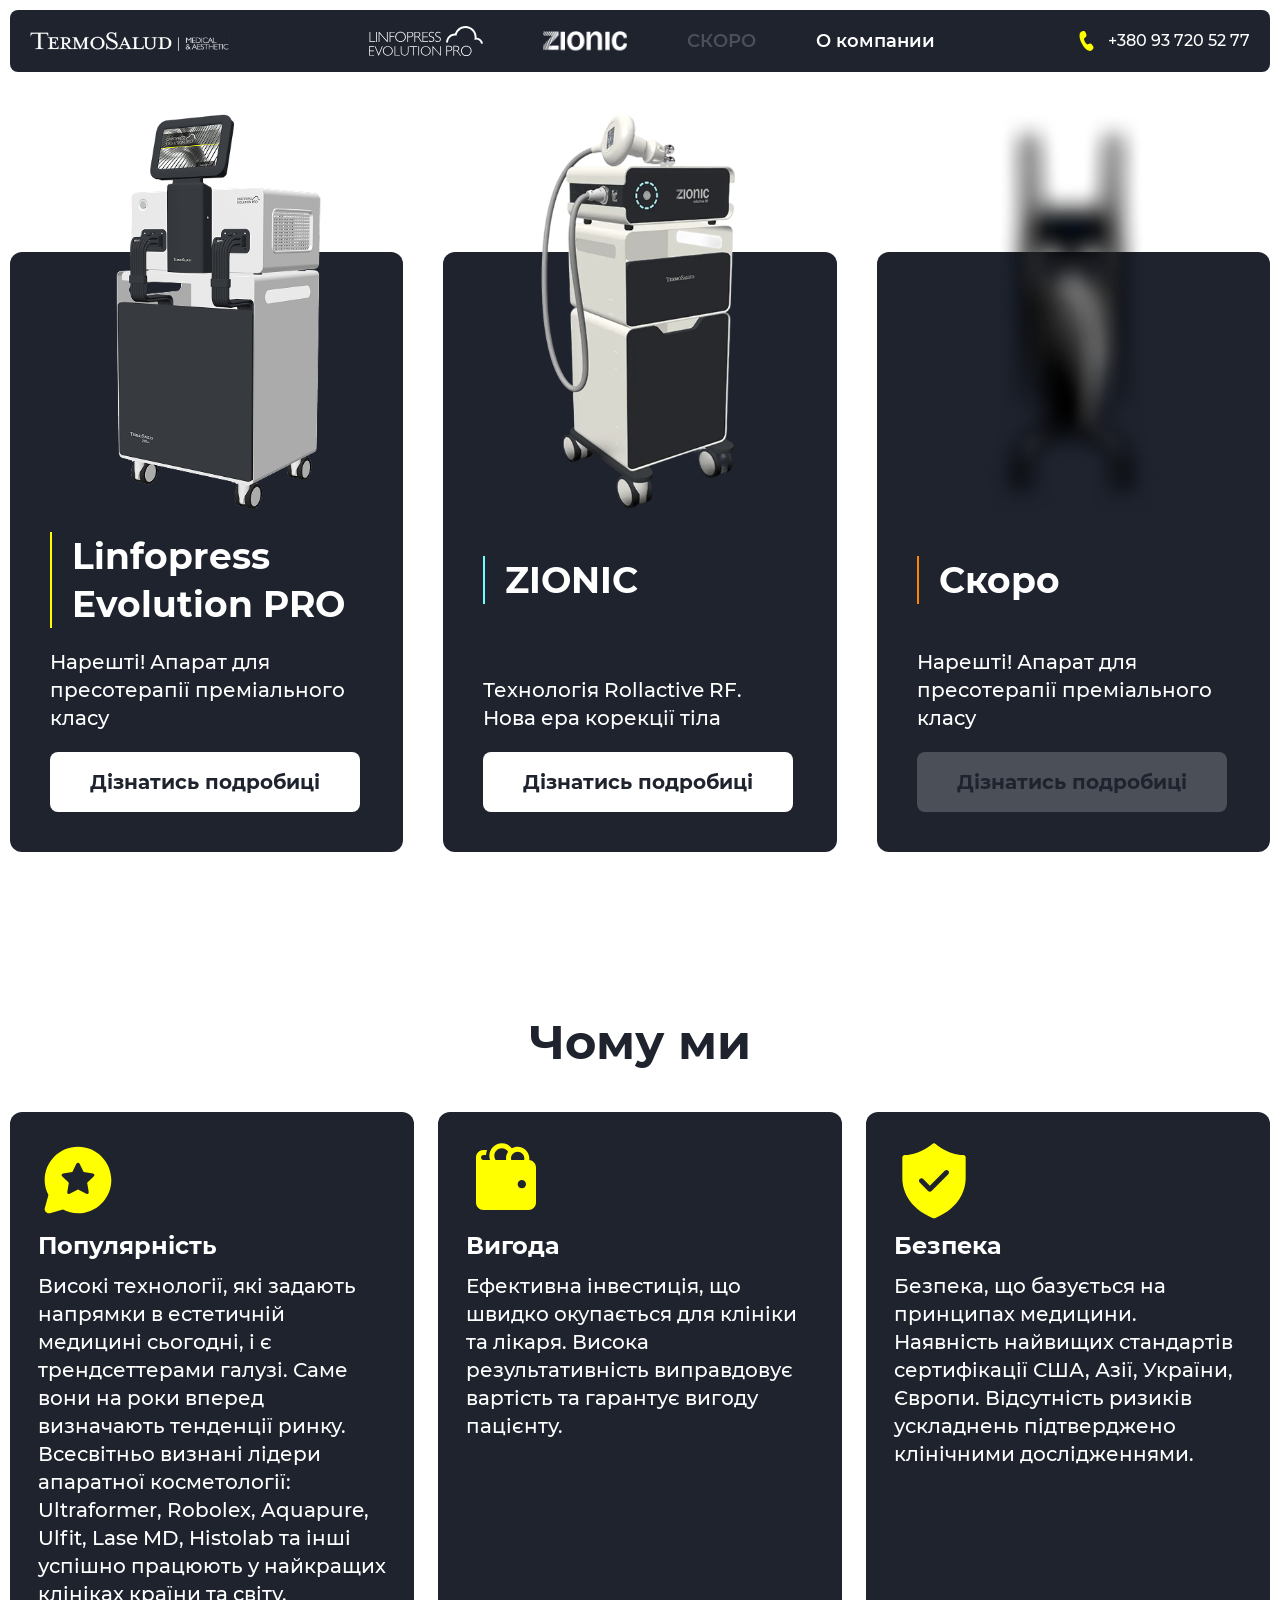
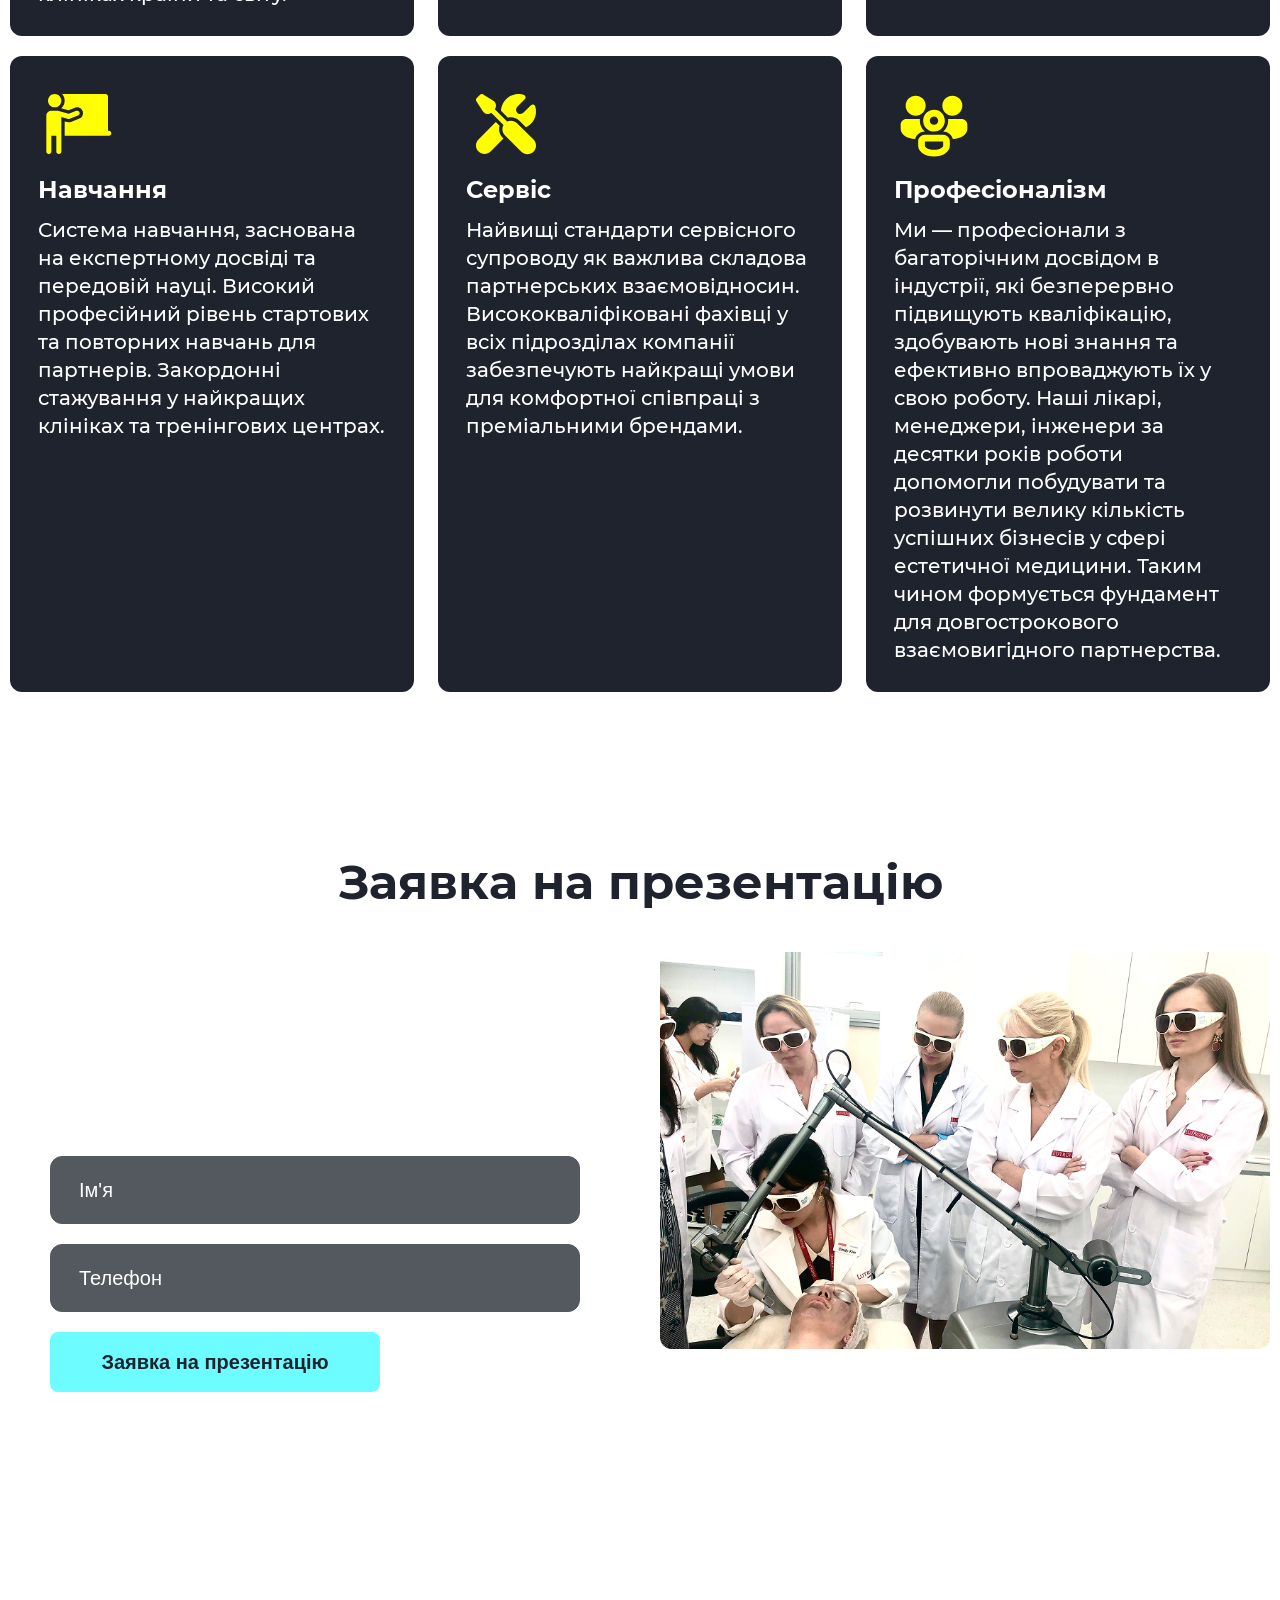
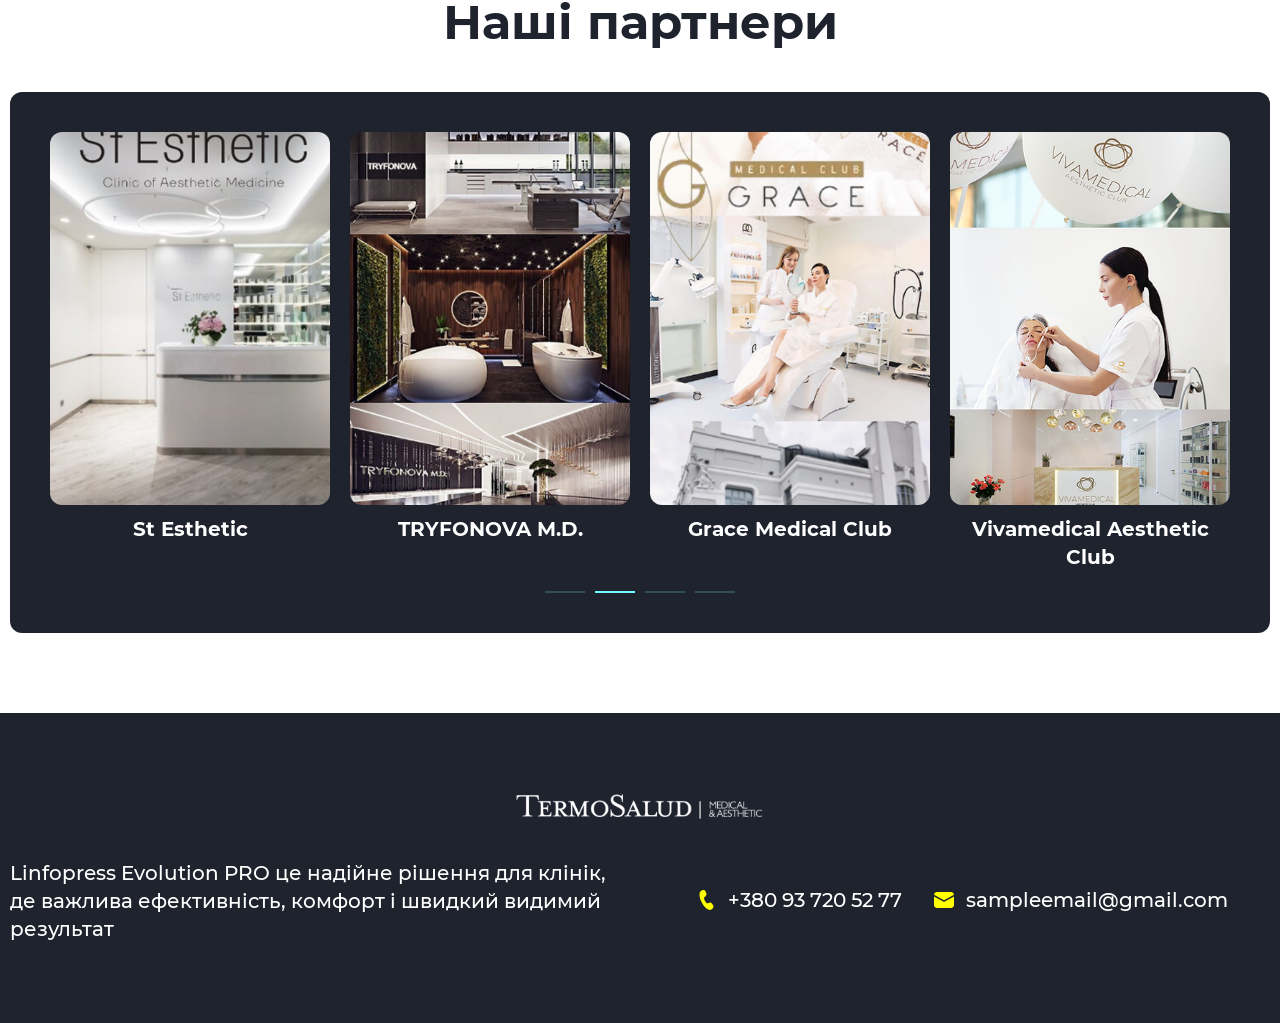
<file: index.html>
<!DOCTYPE html><html lang="ru" class="theme-light">
	<head>
		<title>TermoSalud</title>
		<meta name="description" content="">
		<meta name="keywords" content="">	
		<meta property="og:title" content="">
		<meta property="og:type" content="website">
		<meta property="og:url" content="http://">
		<meta property="og:image" content="ru.html">
		<meta http-equiv="X-UA-Compatible" content="IE=edge">
		<meta charset="utf-8">
		<meta name="viewport" content="width=device-width, initial-scale=1, shrink-to-fit=no">
		<link rel="shortcut icon" href="images/favicon.ico" type="image/x-icon">
		<link href="css/style.css" rel="stylesheet">
		<link href="css/aos.css" rel="stylesheet">
		<link href="css/responsive.css" rel="stylesheet">
		<script type="text/javascript" src="js/jquery.min.js"></script>
		<script type="text/javascript" src="js/swiper.js"></script>
	</head>
	<body>
		
		<div class="wrapper">
			<div class="content">
				<header class="header" data-aos="zoom-in">
					<a href="/" class="logo">
						<img src="images/logo.svg" alt="logo">
					</a>
					<div class="header-center">
						<div class="header-block-on-main">
							<ul>
								<li>
									<img src="images/linfopress.svg" alt="">
								</li>
								<li>
									<img src="images/zionic.svg" alt="">
								</li>
								<li>
									<span>СКОРО</span>
								</li>
								<li>
									<a href="#">О компании</a>
								</li>
							</ul>
						</div>
					</div>	
					<a class="header-phone" href="tel:+380937205277">
						<img src="images/phone.svg" alt="">
						+380 93 720 52 77
					</a>
				</header>
				<div class="center">
					<div class="our-prods">
						<div class="container">
							<div class="row">
								<div class="col-lg-4" data-aos="fade-left" data-aos-duration="800" data-aos-delay="0">
									<div class="our-prods-item">
										<div class="opi-div-for-img">
											<img src="images/products/linfopress.png" alt="">
										</div>
										<div class="opi-title">
											<span>Linfopress <br> Evolution PRO</span>
										</div>
										<div class="opi-descr">
											Нарешті! Апарат для пресотерапії преміального класу
										</div>
										<a href="" class="opi-button">Дізнатись подробиці</a>
									</div>
								</div>
								<div class="col-lg-4" data-aos="fade-left" data-aos-duration="800" data-aos-delay="150">
									<div class="our-prods-item">
										<div class="opi-div-for-img">
											<img src="images/products/zionic.png" alt="">
										</div>
										<div class="opi-title">
											<span>ZIONIC</span>	
										</div>
										<div class="opi-descr">
											Технологія Rollactive RF. Нова ера корекції тіла
										</div>
										<a href="" class="opi-button">Дізнатись подробиці</a>
									</div>
								</div>
								<div class="col-lg-4" data-aos="fade-left" data-aos-duration="800" data-aos-delay="300">
									<div class="our-prods-item">
										<div class="opi-div-for-img">
											<img src="images/products/none.png" alt="">
										</div>
										<div class="opi-title">
											<span>Скоро</span>
										</div>
										<div class="opi-descr">
											Нарешті! Апарат для пресотерапії преміального класу
										</div>
										<a href="" class="opi-button">Дізнатись подробиці</a>
									</div>
								</div>
							</div>
						</div>
					</div>	
					<div class="why-us">
						<div class="container">
							<div class="big-title" data-aos="fade-up" data-aos-delay="0">Чому ми</div>
							<div class="row">
								<div class="col-lg-4">
									<div class="why-us-item" data-aos="fade-up" data-aos-duration="800" data-aos-delay="0">
										<div>
											<img src="images/why-us/1.svg" alt="">
										</div>
										<div>
											Популярність
										</div>
										<div>
											Високі технології, які задають напрямки в естетичній медицині сьогодні, і є трендсеттерами галузі. Саме вони на роки вперед визначають тенденції ринку. Всесвітньо визнані лідери апаратної косметології: Ultraformer, Robolex, Aquapure, Ulfit, Lase MD, Histolab та інші успішно працюють у найкращих клініках країни та світу.
										</div>
									</div>
								</div>
								<div class="col-lg-4">
									<div class="why-us-item" data-aos="fade-up" data-aos-duration="800" data-aos-delay="100">
										<div>
											<img src="images/why-us/2.svg" alt="">
										</div>
										<div>
											Вигода
										</div>
										<div>
											Ефективна інвестиція, що швидко окупається для клініки та лікаря. Висока результативність виправдовує вартість та гарантує вигоду пацієнту.
										</div>
									</div>
								</div>
								<div class="col-lg-4">
									<div class="why-us-item" data-aos="fade-up" data-aos-duration="800" data-aos-delay="200">
										<div>
											<img src="images/why-us/3.svg" alt="">
										</div>
										<div>
											Безпека
										</div>
										<div>
											Безпека, що базується на принципах медицини. Наявність найвищих стандартів сертифікації США, Азії, України, Європи. Відсутність ризиків ускладнень підтверджено клінічними дослідженнями.	
										</div>
									</div>
								</div>
								<div class="col-lg-4">
									<div class="why-us-item" data-aos="fade-up" data-aos-duration="800" data-aos-delay="300">
										<div>
											<img src="images/why-us/4.svg" alt="">
										</div>
										<div>
											Навчання
										</div>
										<div>
											Система навчання, заснована на експертному досвіді та передовій науці. Високий професійний рівень стартових та повторних навчань для партнерів. Закордонні стажування у найкращих клініках та тренінгових центрах.
										</div>
									</div>
								</div>
								<div class="col-lg-4">
									<div class="why-us-item" data-aos="fade-up" data-aos-duration="800" data-aos-delay="400">
										<div>
											<img src="images/why-us/5.svg" alt="">
										</div>
										<div>
											Сервіс
										</div>
										<div>
											Найвищі стандарти сервісного супроводу як важлива складова партнерських взаємовідносин. Висококваліфіковані фахівці у всіх підрозділах компанії забезпечують найкращі умови для комфортної співпраці з преміальними брендами.
										</div>
									</div>
								</div>
								<div class="col-lg-4">
									<div class="why-us-item" data-aos="fade-up" data-aos-duration="800" data-aos-delay="500">
										<div>
											<img src="images/why-us/6.svg" alt="">
										</div>
										<div>
											Професіоналізм
										</div>
										<div>
											Ми — професіонали з багаторічним досвідом в індустрії, які безперервно підвищують кваліфікацію, здобувають нові знання та ефективно впроваджують їх у свою роботу. Наші лікарі, менеджери, інженери за десятки років роботи допомогли побудувати та розвинути велику кількість успішних бізнесів у сфері естетичної медицини. Таким чином формується фундамент для довгострокового взаємовигідного партнерства.	
										</div>
									</div>
								</div>
							</div>
						</div>
					</div>
					<div class="application-presentation">
						<div class="container">
							<div class="big-title" data-aos="fade-up" data-aos-delay="0">Заявка на презентацію</div>
							<div class="row">
								<div class="col-lg-6">
									<div class="application-p-left" data-aos="fade-up-right" data-aos-delay="300" data-aos-duration="500">
										<div class="app-video-bg">
											<video autoplay muted loop playsinline>
												<source src="images/presentation-video.mp4" type="video/mp4">
											</video>
											<div class="app-video-content">
												<div class="application-p-left-text-1" data-aos="fade-up" data-aos-duration="800" data-aos-delay="500">
													Заявка на презентацію та безкоштовну пробну процедуру
												</div>
												<div class="application-p-left-text-2" data-aos="fade-up" data-aos-duration="800" data-aos-delay="600">
													Увага! Консультуємо лише професіоналів косметологічної галузі. Ми не надаємо жодних косметологічних послуг!
												</div>
												<form class="application-p-left-form">
													<div class="form-group" data-aos="fade-up" data-aos-duration="800" data-aos-delay="700">	
														<input name="name" type="text" class="form-control" required="" placeholder="Ім'я">
													</div>
													<div class="form-group" data-aos="fade-up" data-aos-duration="800" data-aos-delay="800">
														<input name="tel" type="tel" class="form-control" required="" placeholder="Телефон">
													</div>
													<button data-aos="fade-up" data-aos-duration="800" data-aos-delay="900">Заявка на презентацію</button>
												</form>
											</div>
										</div>	
									</div>
								</div>
								<div class="col-lg-6">
									<div class="application-p-right" data-aos="fade-up-left" data-aos-delay="300" data-aos-duration="500">
										<img src="images/presentation.png" alt="">
									</div>
								</div>
							</div>
						</div>
					</div>
					<div class="partners">
						<div class="container">
							<div class="big-title" data-aos="fade-up" data-aos-delay="0">Наші партнери</div>
							<div class="partners-main-bg" data-aos="fade-up" data-aos-duration="800" data-aos-delay="100">
								<div class="partners-main">
									<div class="swiper partnersSwiper">
										<div class="swiper-wrapper">
											<div class="swiper-slide" data-aos="fade-left" data-aos-delay="0">
												<a href="#" class="partners-card">
													<div class="partners-card-div-for-img">
														<img src="images/partners/1.png" alt="">
													</div>	
													<div class="partners-card-name">Vivamedical Aesthetic Сlub</div>
												</a>
											</div>
											<div class="swiper-slide" data-aos="fade-left" data-aos-delay="200">
												<a href="#" class="partners-card" >
													<div class="partners-card-div-for-img">
														<img src="images/partners/2.png" alt="">
													</div>	
													<div class="partners-card-name">St Esthetic</div>
												</a>
											</div>
											<div class="swiper-slide" data-aos="fade-left" data-aos-delay="400">
												<a href="#" class="partners-card">
													<div class="partners-card-div-for-img">
														<img src="images/partners/3.png" alt="">
													</div>	
													<div class="partners-card-name">TRYFONOVA M.D.</div>
												</a>
											</div>
											<div class="swiper-slide" data-aos="fade-left" data-aos-delay="600">
												<a href="#" class="partners-card">
													<div class="partners-card-div-for-img">
														<img src="images/partners/4.png" alt="">
													</div>	
													<div class="partners-card-name">Grace Medical Club</div>
												</a>
											</div>
											
										</div>
										<div class="partnersSwiper-pagination"></div>
									</div>
								</div>
								<script>
									document.addEventListener('DOMContentLoaded', function() {
										const swiper = new Swiper('.partnersSwiper', {
											slidesPerView: 4,  
											spaceBetween: 20,
											loop: true,
											autoplay: {
												delay: 500,            
												disableOnInteraction: false,
											},
											speed: 3000,         
											freeMode: true,
											freeModeMomentum: false,
											pagination: {
												el: '.partnersSwiper-pagination',
												clickable: true,
											},
											breakpoints: {
												0: {
													slidesPerView: 'auto',
													centeredSlides: true,
													spaceBetween: 10,
												},
												480: {
													slidesPerView: 2,
													spaceBetween: 10,
													centeredSlides: false,  
												},
												769: {
													slidesPerView: 3,
													spaceBetween: 10,
													centeredSlides: false,  
												},
												992: {
													slidesPerView: 4,
													spaceBetween: 20,
													centeredSlides: false,  
												}
											}
										});
									});
								</script>
							</div>
						</div>
					</div>		
				</div>
			</div>
			<footer class="fade-up">
				<div class="container">
					<div class="footer-top">
						<a href="/" class="footer-logo">
							<img src="images/footer-logo.svg" alt="footer-logo">
						</a>
					</div>
					<div class="footer-bottom">
						<div class="row">
							<div class="col-lg-6">
								Linfopress Evolution PRO це надійне рішення для клінік, де важлива ефективність, комфорт і швидкий видимий результат
							</div>
							<div class="col-lg-6">
								<ul class="footer-nav">
									<li>
										<a href="tel:+380937205277">
											<img src="images/phone.svg" alt="">
											+380 93 720 52 77
										</a>
									</li>
									<li>
										<a href="mailto:sampleemail@gmail.com">
											<img src="images/mail.svg" alt="">
											sampleemail@gmail.com
										</a>
									</li>
								</ul>
							</div>
						</div>
					</div>
				</div>
			</footer>
		</div>


		<!--scripts-->
		<script type="text/javascript" src="js/popper.min.js"></script>
		<script type="text/javascript" src="js/bootstrap.js"></script>
		<script type="text/javascript" src="js/bootstrap-select.js"></script>
		
		<link href="css/swiper.css" rel="stylesheet">
		<script type="text/javascript" src="js/main.js"></script>
		<script src="js/aos.js"></script>
		<script>
			AOS.init({
                once: true,
                mirror: false,
            });
		</script>
	</body>
</html>
</file>
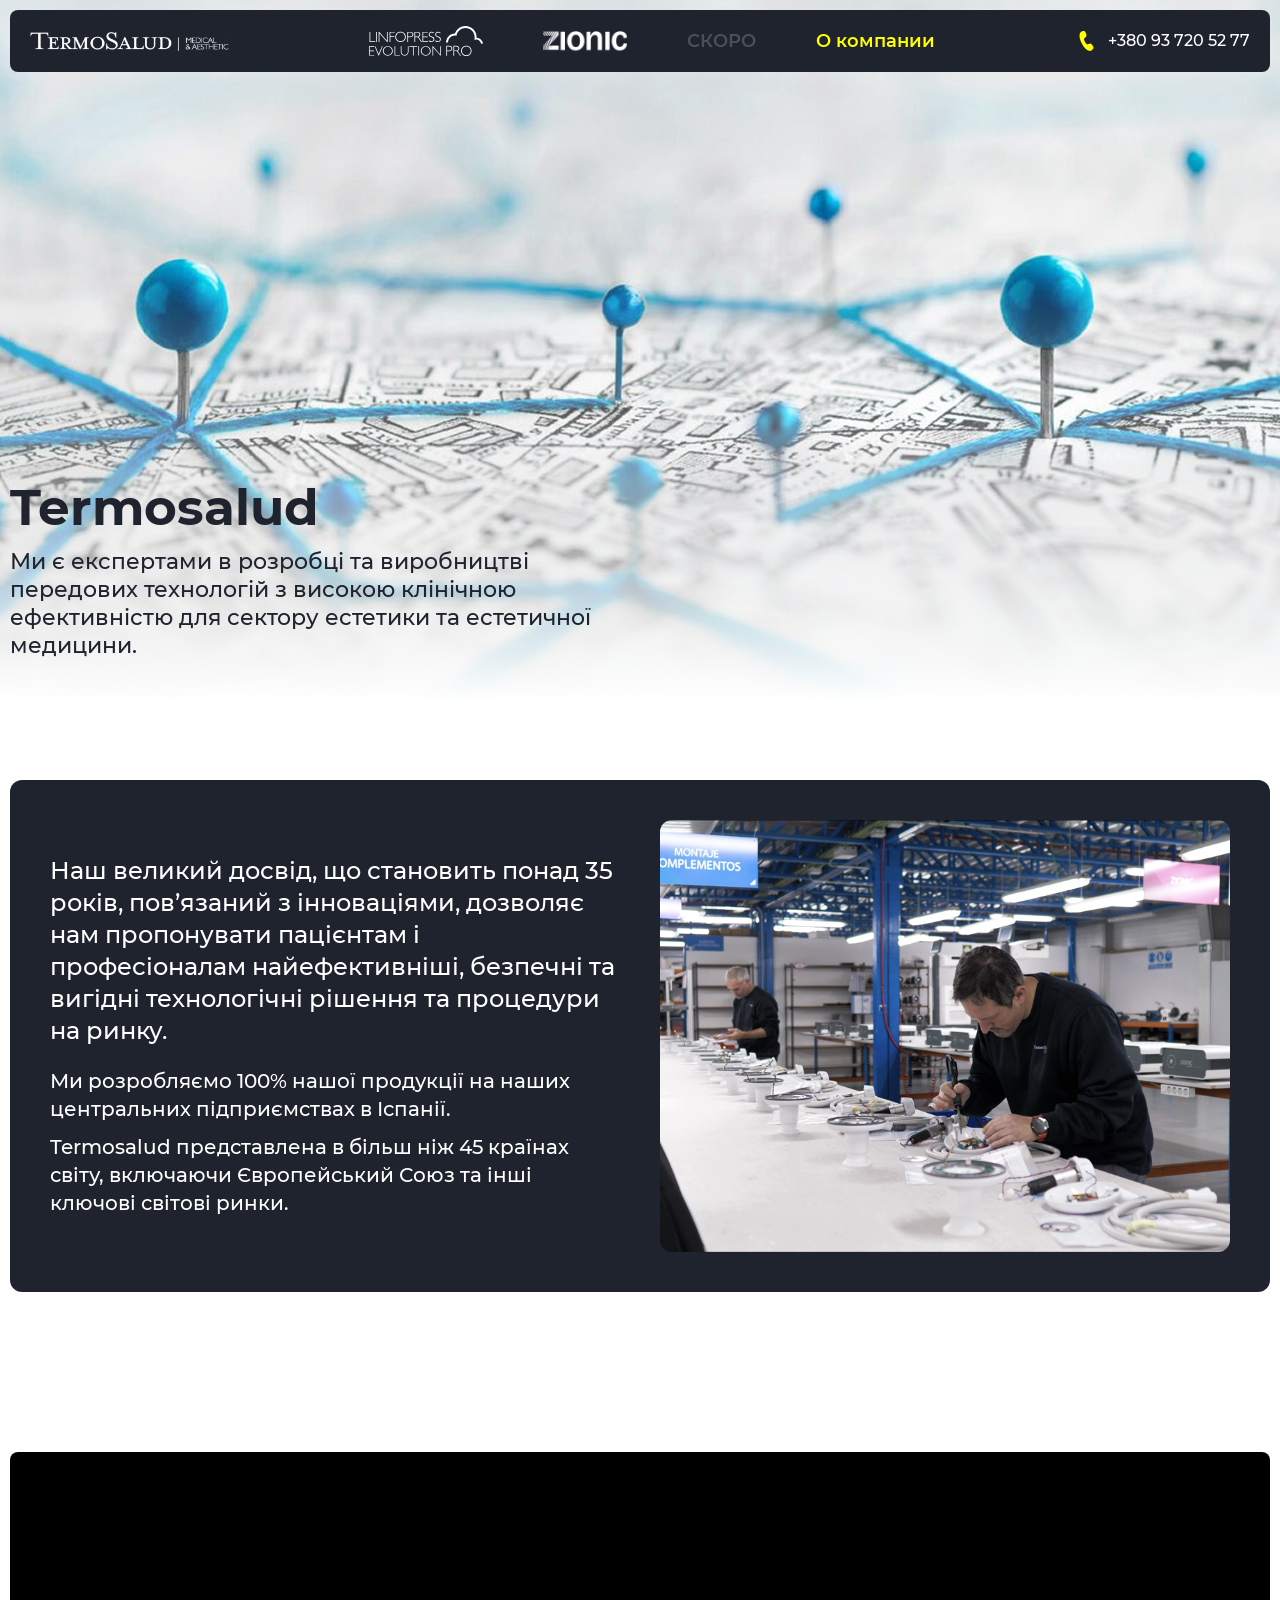
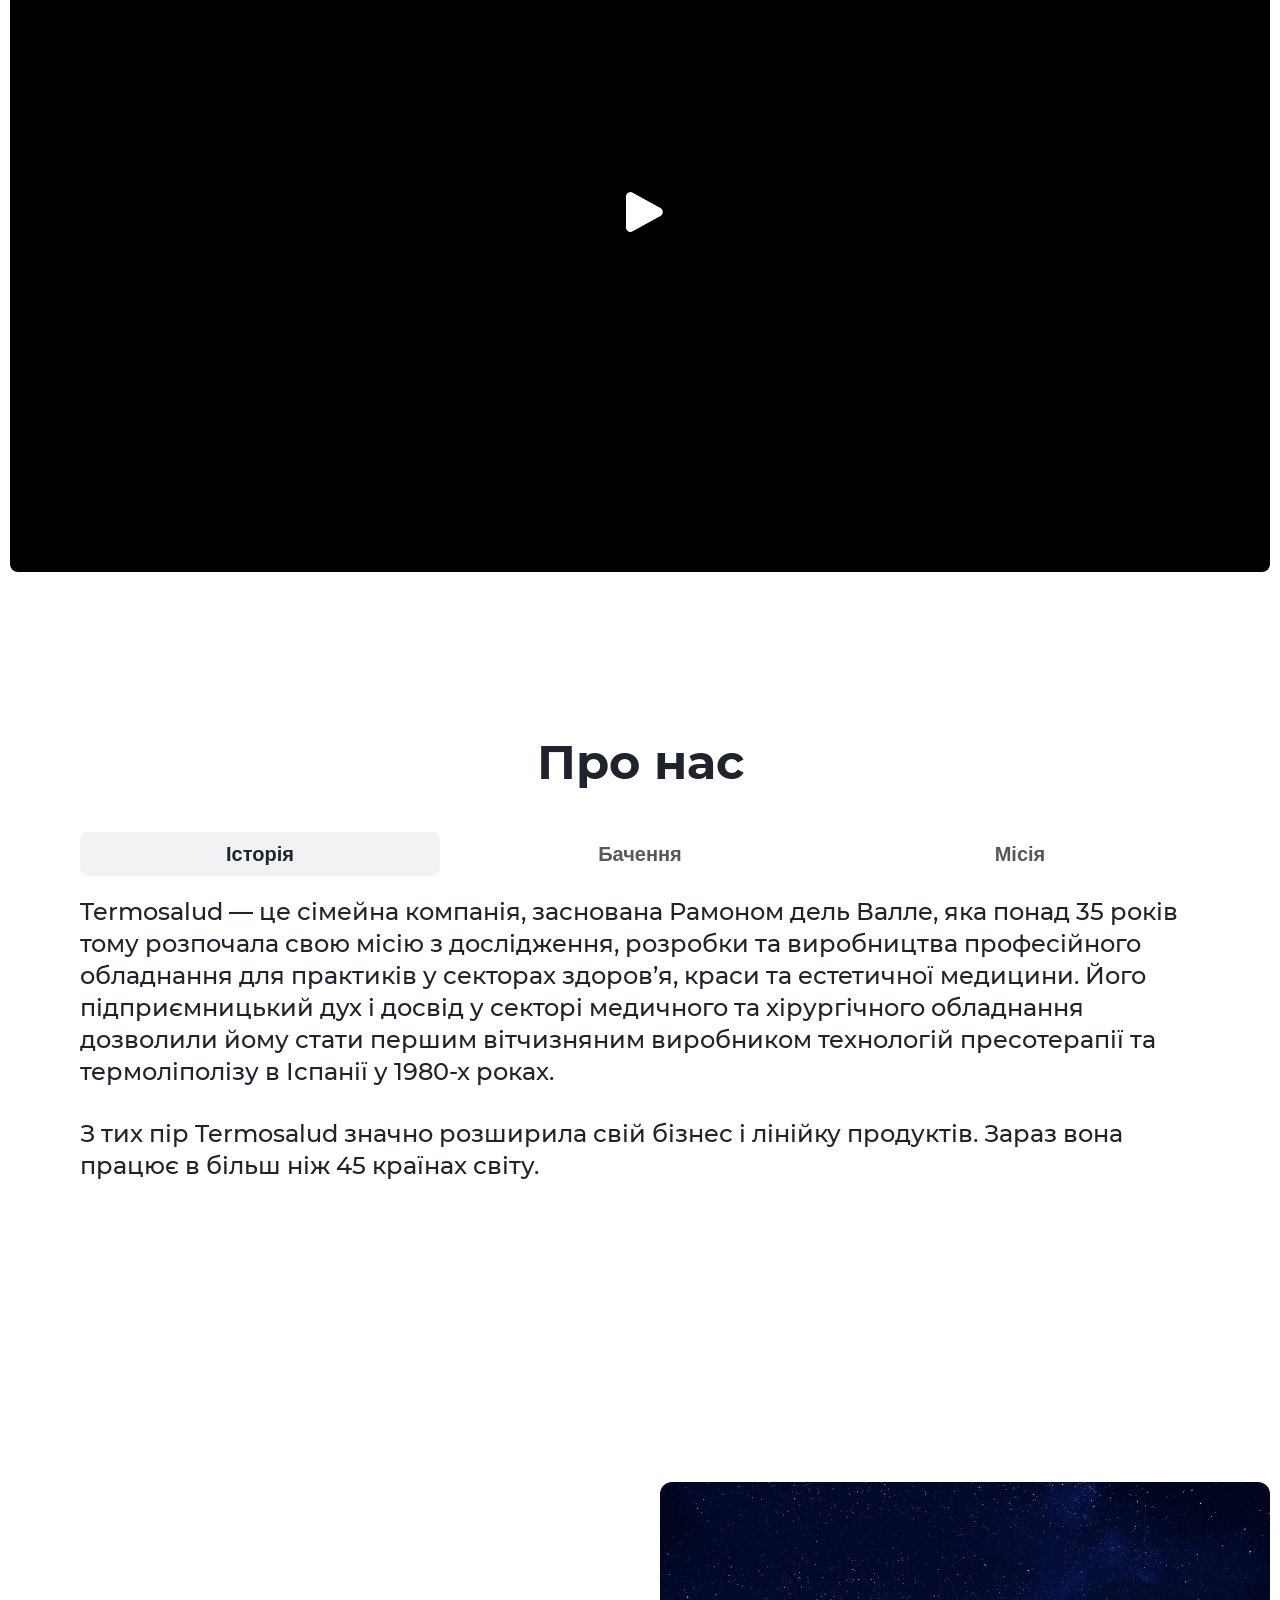
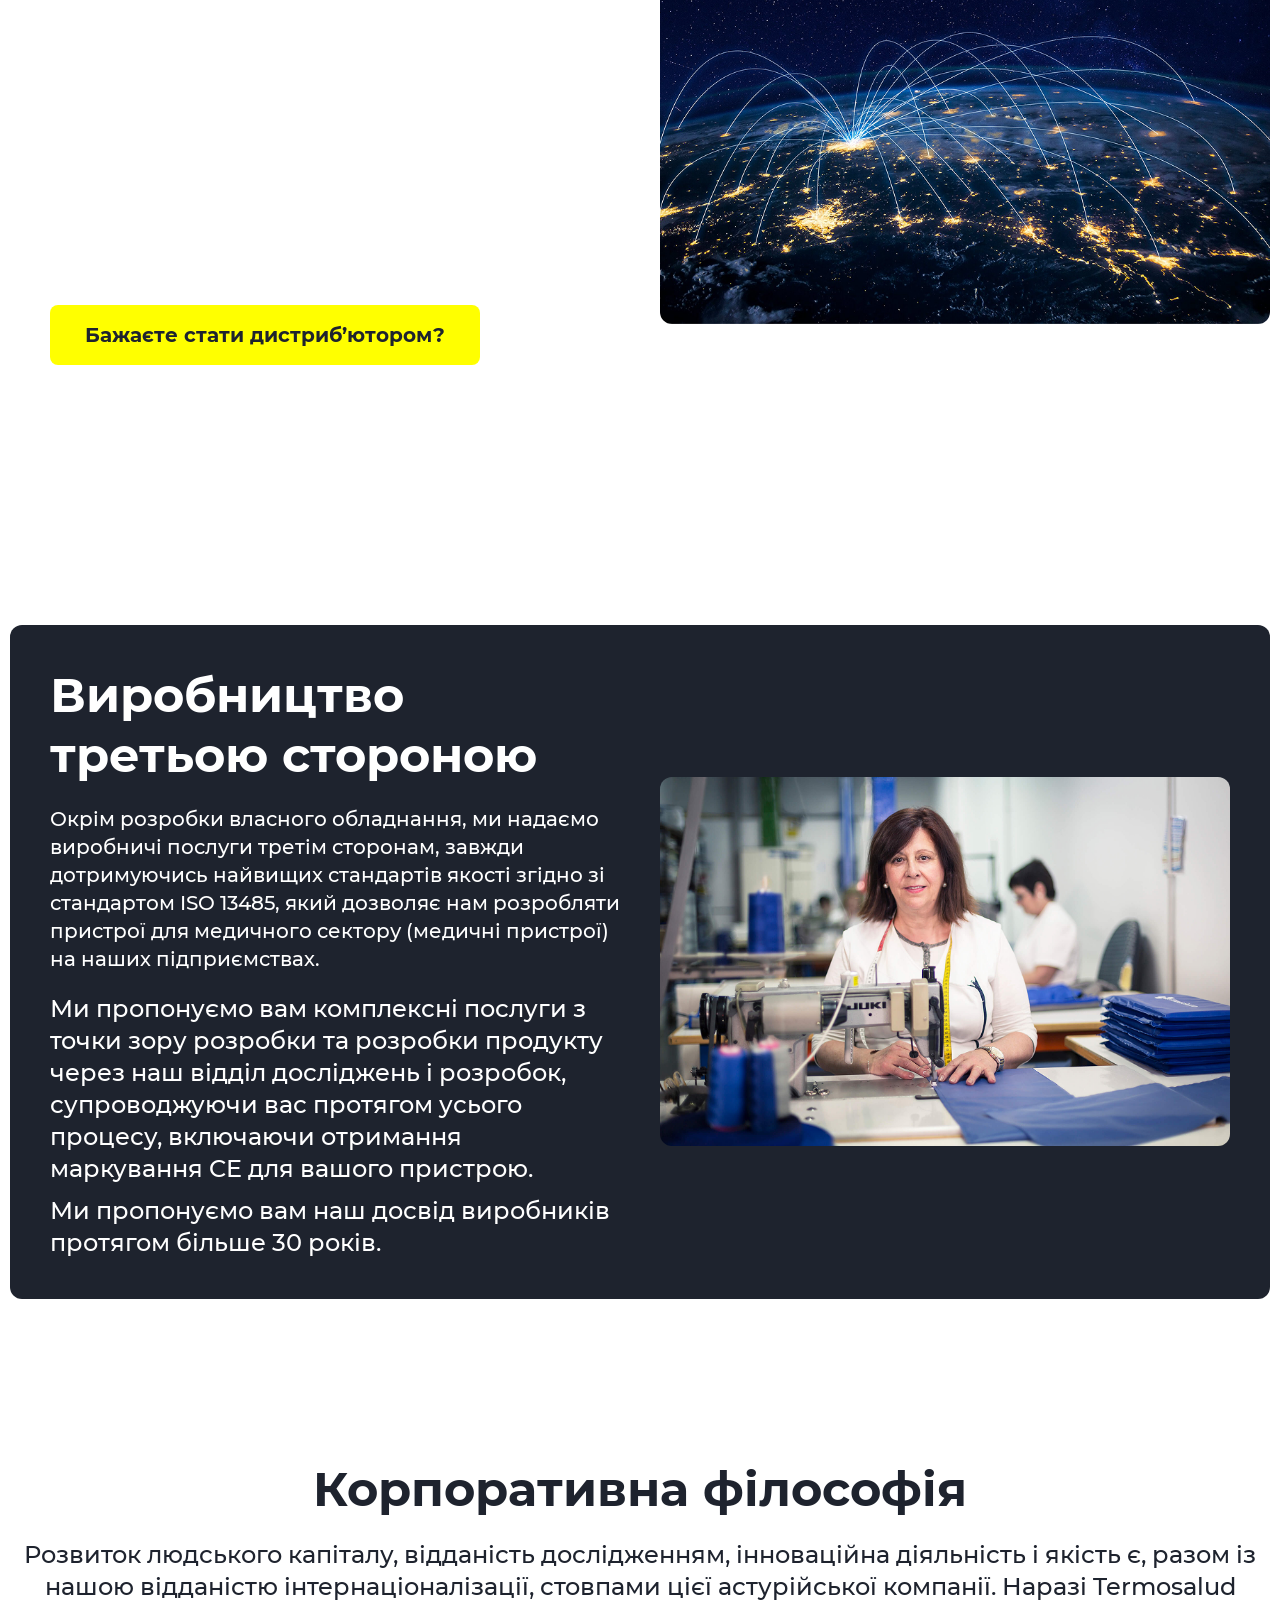
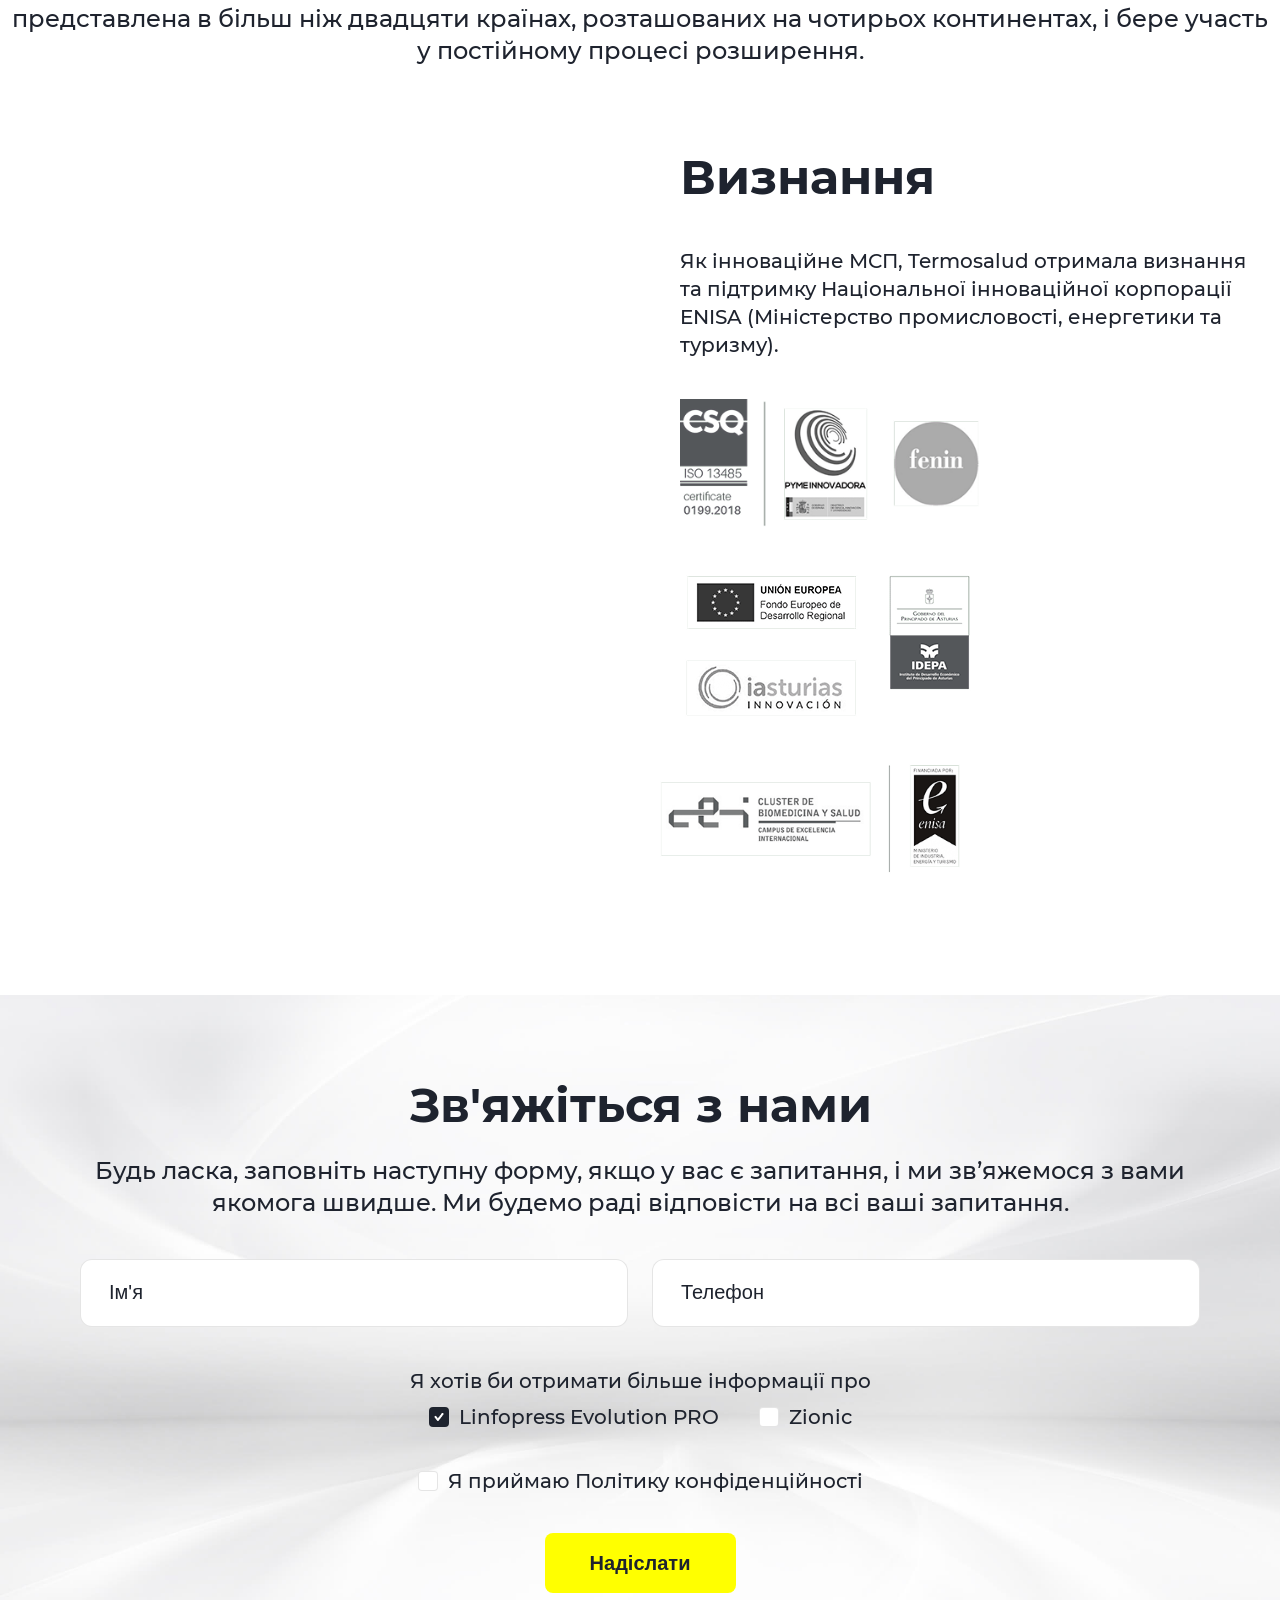
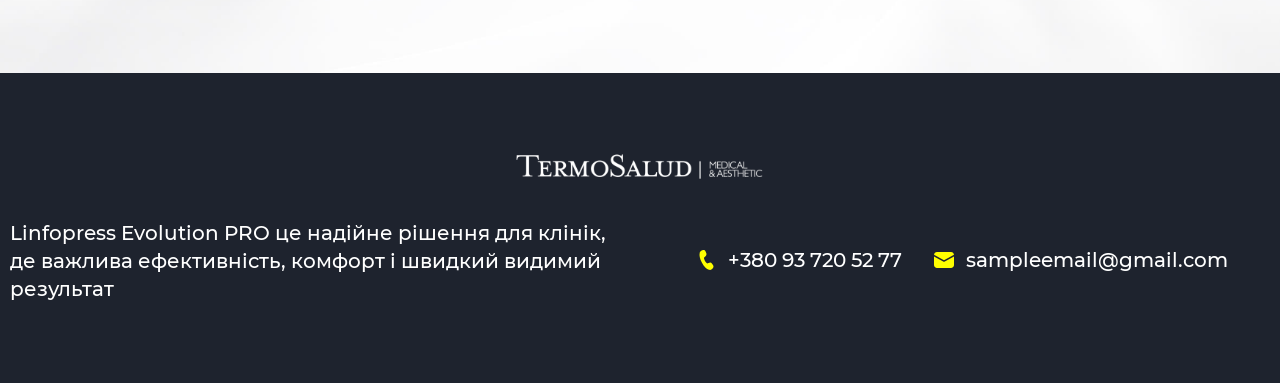
<file: about.html>
<!DOCTYPE html><html lang="ru" class="theme-light">
	<head>
		<title>TermoSalud</title>
		<meta name="description" content="">
		<meta name="keywords" content="">	
		<meta property="og:title" content="">
		<meta property="og:type" content="website">
		<meta property="og:url" content="http://">
		<meta property="og:image" content="ru.html">
		<meta http-equiv="X-UA-Compatible" content="IE=edge">
		<meta charset="utf-8">
		<meta name="viewport" content="width=device-width, initial-scale=1, shrink-to-fit=no">
		<link rel="shortcut icon" href="images/favicon.ico" type="image/x-icon">
		<link href="css/style.css" rel="stylesheet">
        <link href="css/aos.css" rel="stylesheet">
		<link href="css/responsive.css" rel="stylesheet">
		<script type="text/javascript" src="js/jquery.min.js"></script>
		<script type="text/javascript" src="js/swiper.js"></script>
	</head>
	<body>
		
		<div class="wrapper">
			<div class="content">
				<header class="header" data-aos="zoom-in">
					<a href="/" class="logo">
						<img src="images/logo.svg" alt="logo">
					</a>
					<div class="header-center">
						<div class="header-block-on-main">
							<ul>
								<li>
									<img src="images/linfopress.svg" alt="">
								</li>
								<li>
									<img src="images/zionic.svg" alt="">
								</li>
								<li>
									<span>СКОРО</span>
								</li>
								<li>
									<a class="active" href="#">О компании</a>
								</li>
							</ul>
						</div>
					</div>	
					<a class="header-phone" href="tel:+380937205277">
						<img src="images/phone.svg" alt="">
						+380 93 720 52 77
					</a>
				</header>
				<div class="center">
                    <div class="about-banner">
                        <div class="container">
                            <div data-aos="fade-up" data-aos-delay="200">
                                Termosalud
                            </div>
                            <div data-aos="fade-up" data-aos-delay="400">
                                Ми є експертами в розробці та виробництві передових технологій з високою клінічною ефективністю для сектору естетики та естетичної медицини.
                            </div>
                        </div>
                    </div>
                    <div class="experience-section">
                        <div class="container">
                            <div class="experience-section-bg" data-aos="fade-up" data-aos-delay="0">
                                <div class="row">
                                    <div class="col-lg-6">
                                        <span data-aos="fade-up" data-aos-delay="100">
                                            Наш великий досвід, що становить понад 35 років, пов’язаний з інноваціями, дозволяє нам пропонувати пацієнтам і професіоналам найефективніші, безпечні та вигідні технологічні рішення та процедури на ринку.
                                        </span> 
                                        <p data-aos="fade-up" data-aos-delay="200">
                                            Ми розробляємо 100% нашої продукції на наших центральних підприємствах в Іспанії.
                                        </p>
                                        <p data-aos="fade-up" data-aos-delay="400">
                                            Termosalud представлена ​​в більш ніж 45 країнах світу, включаючи Європейський Союз та інші ключові світові ринки.
                                        </p>
                                    </div>
                                    <div class="col-lg-6">
                                        <div class="experience-section-div-for-img" data-aos="fade-up" data-aos-delay="500">
                                            <img src="images/content/experience.png" alt="">
                                        </div>
                                    </div>
                                </div>
                            </div>
                        </div>
                    </div>
                    <div class="about-video-block">
                        <div class="container">
                             <div class="video-block js-video-block" data-aos="fade-up" data-aos-delay="200">
                                    <!-- Видео превью -->
                                    <div class="video-poster js-video-poster">
                                        <video class="modal-video js-preview-video" muted loop playsinline preload="auto">
                                            <source src="images/content/about-video-prevue.mp4" type="video/mp4">
                                        </video>

                                        <div class="play-button">
                                            <svg width="48" height="48" viewBox="0 0 48 48" fill="none"
                                                xmlns="http://www.w3.org/2000/svg">
                                                <path d="M11.3965 4.11135C9.1042 4.20204 7 6.0722 7 8.59182V39.4082C7 42.7677 10.7428 44.9719 13.6816 43.3438L41.4902 27.9356C44.5137 26.2603 44.5137 21.7398 41.4902 20.0645L13.6816 4.65627C12.9469 4.24923 12.1606 4.08112 11.3965 4.11135Z"
                                                    fill="white"/>
                                            </svg>
                                        </div>
                                    </div>
                                    <!-- YouTube -->
                                    <div class="video-container">
                                        <div class="js-youtube-player"></div>
                                    </div>
                                </div>
                        </div>
                        <script>
                            (function () {

                                // Подключаем API только 1 раз
                                if (!window.youtubeApiLoaded) {
                                    const tag = document.createElement('script');
                                    tag.src = 'https://www.youtube.com/iframe_api';
                                    document.head.appendChild(tag);
                                    window.youtubeApiLoaded = true;
                                }

                                const blocks = document.querySelectorAll('.js-video-block');

                                blocks.forEach((block, index) => {
                                    const poster = block.querySelector('.js-video-poster');
                                    const previewVideo = block.querySelector('.js-preview-video');
                                    const playerContainer = block.querySelector('.js-youtube-player');

                                    let player;
                                    let isPlayerReady = false;

                                    const playerId = 'youtube-player-' + index;
                                    playerContainer.id = playerId;

                                    window.onYouTubeIframeAPIReady = window.onYouTubeIframeAPIReady || function () {
                                        blocks.forEach((block, i) => initPlayer(block, i));
                                    };

                                    function initPlayer(block, i) {
                                        const container = block.querySelector('.js-youtube-player');

                                        if (container.dataset.inited) return;
                                        container.dataset.inited = 'true';

                                        const ytPlayer = new YT.Player(container.id, {
                                            videoId: 'dQw4w9WgXcQ',
                                            playerVars: {
                                                playsinline: 1,
                                                controls: 1,
                                                rel: 0,
                                                modestbranding: 1
                                            },
                                            events: {
                                                onReady: (e) => {
                                                    isPlayerReady = true;
                                                    e.target.pauseVideo();
                                                },
                                                onError: (e) => {
                                                    console.error('YouTube Player Error:', e.data);
                                                }
                                            }
                                        });

                                        block._ytPlayer = ytPlayer;
                                    }

                                    poster.addEventListener('click', () => {
                                        poster.classList.add('hidden');
                                        previewVideo.pause();

                                        if (block._ytPlayer && isPlayerReady) {
                                            block._ytPlayer.playVideo();
                                        }
                                    });

                                    const observer = new IntersectionObserver(entries => {
                                        entries.forEach(entry => {
                                            if (entry.isIntersecting) {
                                                previewVideo.play().catch(() => {});
                                            } else {
                                                previewVideo.pause();

                                                if (block._ytPlayer) {
                                                    block._ytPlayer.pauseVideo();
                                                }
                                            }
                                        });
                                    }, {
                                        threshold: 0.5
                                    });

                                    observer.observe(block);

                                });

                            })();
                        </script>
                    </div><!--about-video-block-->
                    <div class="about-tabs-block fade-up">
                        <div class="container">
                            <div class="big-title" data-aos="fade-up" data-aos-delay="50">Про нас</div>
                            <div class="about-tabs">
                                <div class="about-nav">
                                    <button class="about-btn about-active" data-tab="1" data-aos="fade-up" data-aos-delay="200">Історія</button>
                                    <button class="about-btn" data-tab="2" data-aos="fade-up" data-aos-delay="300">Бачення</button>
                                    <button class="about-btn" data-tab="3" data-aos="fade-up" data-aos-delay="400">Місія</button>
                                </div>

                                <div class="about-content" data-aos="fade-up" data-aos-delay="500">
                                    <div class="about-panel about-active" data-tab="1">
                                        <p>Termosalud — це сімейна компанія, заснована Рамоном дель Валле, яка понад 35 років тому розпочала свою місію з дослідження, розробки та виробництва професійного обладнання для практиків у секторах здоров’я, краси та естетичної медицини. Його підприємницький дух і досвід у секторі медичного та хірургічного обладнання дозволили йому стати першим вітчизняним виробником технологій пресотерапії та термоліполізу в Іспанії у 1980-х роках.</p>
                                        <p>З тих пір Termosalud значно розширила свій бізнес і лінійку продуктів. Зараз вона працює в більш ніж 45 країнах світу.</p>
                                    </div>
                                    <div class="about-panel" data-tab="2">
                                        <p>Наша мета — експоненціально зростати в усьому світі, щоб і надалі пропонувати нашій мережі клієнтів та їхнім пацієнтам інноваційні рішення, які покращують якість їхнього життя та добробут. Завдяки нашому великому знанню ринку, результату нашого досвіду та бізнес- і людській структурі, Termosalud представляє себе як надійного виробника з технологіями та виробництвом, на 100% зробленим в Іспанії. Ми прагнемо продовжувати розробляти та впроваджувати інноваційні рішення в галузі естетичної медицини з більш глобальним охопленням.</p>
                                    </div>
                                    <div class="about-panel" data-tab="3">
                                        <p>Termosalud складається з професійної команди, яка щодня прагне досягти досконалості та максимальної якості у всіх інноваційних продуктах і виробничих процесах, які ми розробляємо. Наша сімейна сутність відображена в близькості та довірі, які ми передаємо нашим клієнтам і партнерам. Ми ретельно досліджуємо переважні тенденції та технології на ринку, щоб завжди бути в авангарді виробництва ефективних медико-естетичних рішень для професіоналів і пацієнтів.</p>
                                    </div>
                                </div>
                            </div>
                            <script>
                                document.querySelectorAll('.about-btn').forEach(btn => {
                                btn.addEventListener('click', () => {
                                    const id = btn.dataset.tab;

                                    document.querySelectorAll('.about-btn').forEach(b => b.classList.remove('about-active'));
                                    document.querySelectorAll('.about-panel').forEach(p => p.classList.remove('about-active'));

                                    btn.classList.add('about-active');
                                    document.querySelector('.about-panel[data-tab="' + id + '"]').classList.add('about-active');
                                });
                                });
                            </script>
                        </div>
                    </div>
                    <div class="inform-block-one fade-up">
                        <div class="container">
                            <div class="row">
                                <div class="col-lg-6">
                                    <div class="ibo-bg" data-aos="fade-up" data-aos-delay="100" data-aos-duration="500">
                                         <div class="app-video-bg">
                                            <video autoplay muted loop playsinline>
                                                <source src="images/presentation-video.mp4" type="video/mp4">
                                            </video>
                                            <div class="app-video-content">
                                                <div class="ibo-text-1" data-aos="fade-up" data-aos-delay="200">
                                                    Мережа продажів і маркетингу
                                                </div> 
                                                <div class="ibo-text-2" data-aos="fade-up" data-aos-delay="400">
                                                    <p>Termosalud розробила розгалужену мережу міжнародних партнерів у понад 45 країнах світу, включаючи Європейський Союз та інші ключові ринки.</p>
                                                    <p>Наш міжнародний відділ зосереджує свої зусилля на виявленні нових можливостей для бізнесу, щоб продовжувати розширювати цю мережу.</p>
                                                </div> 
                                                <a href="#destribute" class="ibo-button" data-aos="fade-up" data-aos-delay="600">Бажаєте стати дистриб’ютором?</a> 
                                            </div>
                                        </div>
                                    </div>      
                                </div>
                                <div class="col-lg-6">
                                    <div class="ibo-div-for-img" data-aos="fade-up" data-aos-delay="100" data-aos-duration="700">
                                        <img src="images/content/ibo-img.png" alt="">
                                    </div>
                                </div>
                            </div>
                        </div>
                    </div>
                    <div class="inform-block-two fade-up">
                        <div class="container">
                            <div class="ibt-bg" data-aos="fade-up" data-aos-delay="100" data-aos-duration="500">
                                <div class="row">
                                    <div class="col-lg-6">  
                                        <div class="ibt-text-1" data-aos="fade-up" data-aos-delay="200">
                                            Виробництво третьою стороною
                                        </div> 
                                        <div class="ibt-text-2" data-aos="fade-up" data-aos-delay="400">
                                            <p>Окрім розробки власного обладнання, ми надаємо виробничі послуги третім сторонам, завжди дотримуючись найвищих стандартів якості згідно зі стандартом ISO 13485, який дозволяє нам розробляти пристрої для медичного сектору (медичні пристрої) на наших підприємствах.</p>
                                            <p>Ми пропонуємо вам комплексні послуги з точки зору розробки та розробки продукту через наш відділ досліджень і розробок, супроводжуючи вас протягом усього процесу, включаючи отримання маркування CE для вашого пристрою.</p>
                                            <p>Ми пропонуємо вам наш досвід виробників протягом більше 30 років.</p>
                                        </div>       
                                    </div>
                                    <div class="col-lg-6">
                                        <div class="ibt-div-for-img" data-aos="fade-up" data-aos-delay="500">
                                            <img src="images/content/ibt-img.png" alt="">
                                        </div>
                                    </div>
                                </div>
                            </div>
                        </div>
                    </div>
                    <div class="philosophy fade-up">
                        <div class="container">
                            <div class="big-title" data-aos="fade-up" data-aos-delay="0">Корпоративна філософія</div>
                            <div class="philosophy-title-text" data-aos="fade-up" data-aos-delay="200">Розвиток людського капіталу, відданість дослідженням, інноваційна діяльність і якість є, разом із нашою відданістю інтернаціоналізації, стовпами цієї астурійської компанії. Наразі Termosalud представлена ​​в більш ніж двадцяти країнах, розташованих на чотирьох континентах, і бере участь у постійному процесі розширення.</div>
                            <div class="philosophy-row row">
                                <div class="col-lg-6">
                                    <div class="inovations">
                                        <div class="app-video-bg">
                                            <video autoplay muted loop playsinline>
                                                <source src="images/presentation-video.mp4" type="video/mp4">
                                            </video>
                                            <div class="app-video-content">
                                                <div class="inovations-text-1" data-aos="fade-up" data-aos-delay="100">
                                                    Інновації
                                                </div>
                                                <div class="inovations-text-2" data-aos="fade-up" data-aos-delay="300">
                                                    <p>
                                                        Відділ досліджень, розробок та інновацій є однією з фундаментальних основ компанії. Ми тісно співпрацюємо з інститутами естетичної медицини та технологічними центрами в пошуках нових застосувань і розробок, завжди використовуючи останні технологічні досягнення, щоб оптимізувати продукт і забезпечити найвищу якість та ефективність. Ця співпраця дозволяє нам вирішувати проекти великої технічної складності та розробляти не лише обладнання, але й новаторські методи лікування, які встановлюють нові стандарти в естетичній та косметичній медицині.
                                                    </p>
                                                    <p>
                                                        Termosalud бере участь в інноваційних проектах у сфері охорони здоров’я з такими організаціями, як Кластер біомедицини та здоров’я Князівства Астурія, BioCEEI, Asturian Innovation Club, Університет Ов’єдо, Prodintec Foundation та Інститут економічного розвитку Князівства Астурія (IDEPA).
                                                    </p>
                                                </div>
                                            </div>
                                        </div>	
                                    </div>        
                                </div>
                                <div class="col-lg-6">
                                    <div class="recognition">
                                        <div class="recognition-title" data-aos="fade-up" data-aos-delay="100">Визнання</div>
                                        <div class="recognition-text" data-aos="fade-up" data-aos-delay="300">Як інноваційне МСП, Termosalud отримала визнання та підтримку Національної інноваційної корпорації ENISA (Міністерство промисловості, енергетики та туризму).</div>
                                        <div class="recognition-row row">
                                            <div class="col-lg-auto">
                                                <img src="images/content/recognition-img1.png" alt="" data-aos="fade-up" data-aos-delay="200">
                                            </div>
                                            <div class="col-lg-auto">
                                                <img src="images/content/recognition-img2.png" alt="" data-aos="fade-up" data-aos-delay="400">
                                            </div>
                                            <div class="col-lg-auto">
                                                <img src="images/content/recognition-img3.png" alt="" data-aos="fade-up" data-aos-delay="600">
                                            </div>
                                        </div>
                                    </div>
                                </div>
                            </div>
                        </div>
                    </div>
                    <div class="feedback fade-up" id="destribute">
                        <div class="container">
                            <div class="big-title" data-aos="fade-up" data-aos-delay="100">
                                Зв'яжіться з нами
                            </div>
                            <div class="feedback-text" data-aos="fade-up" data-aos-delay="300">
                                Будь ласка, заповніть наступну форму, якщо у вас є запитання, і ми зв’яжемося з вами якомога швидше. Ми будемо раді відповісти на всі ваші запитання.
                            </div>
                            <form>
                                <div class="row">
                                    <div class="col-lg-6">
                                        <div class="form-group" data-aos="fade-up" data-aos-delay="100">
                                            <input name="name" type="text" class="form-control" required="" placeholder="Ім'я">
                                        </div>
                                    </div>
                                    <div class="col-lg-6">
                                        <div class="form-group" data-aos="fade-up" data-aos-delay="300">
                                            <input name="tel" type="tel" class="form-control" required="" placeholder="Телефон">
                                        </div>
                                    </div>
                                </div>
                                <div class="feedback-text-2" data-aos="fade-up" data-aos-delay="100">Я хотів би отримати більше інформації про</div>
                                <ul class="feedback-checkbox" data-aos="fade-up" data-aos-delay="300">
                                    <li>
                                        <div class="standart-checkbox">
                                            <input id="c4_c" type="checkbox" checked name="Linfopress Evolution PRO">
                                            <label for="c4_c"><span>Linfopress Evolution PRO</span></label>
                                        </div>
                                    </li>
                                    <li>
                                        <div class="standart-checkbox">
                                            <input id="c5_c" type="checkbox" name="Zionic">
                                            <label for="c5_c"><span>Zionic</span></label>
                                        </div>
                                    </li>
                                </ul>
                                <div class="feedback-checkbox-2" data-aos="fade-up" data-aos-delay="400">
                                    <div class="standart-checkbox">
                                        <input id="c6_c" type="checkbox" name="">
                                        <label for="c6_c"><span>Я приймаю Політику конфіденційності</span></label>
                                    </div>
                                </div>
                                <button class="feedback-send" data-aos="fade-up" data-aos-delay="500">Надіслати</button>					
                            </form>
                        </div>
                    </div>
                </div>
			</div>
			<footer class="fade-up">
				<div class="container">
					<div class="footer-top">
						<a href="/" class="footer-logo">
							<img src="images/footer-logo.svg" alt="footer-logo">
						</a>
					</div>
					<div class="footer-bottom">
						<div class="row">
							<div class="col-lg-6">
								Linfopress Evolution PRO це надійне рішення для клінік, де важлива ефективність, комфорт і швидкий видимий результат
							</div>
							<div class="col-lg-6">
								<ul class="footer-nav">
									<li>
										<a href="tel:+380937205277">
											<img src="images/phone.svg" alt="">
											+380 93 720 52 77
										</a>
									</li>
									<li>
										<a href="mailto:sampleemail@gmail.com">
											<img src="images/mail.svg" alt="">
											sampleemail@gmail.com
										</a>
									</li>
								</ul>
							</div>
						</div>
					</div>
				</div>
			</footer>
		</div>


		<!--scripts-->
		<script type="text/javascript" src="js/popper.min.js"></script>
		<script type="text/javascript" src="js/bootstrap.js"></script>
		<script type="text/javascript" src="js/bootstrap-select.js"></script>
		
		<link href="css/swiper.css" rel="stylesheet">
		<script type="text/javascript" src="js/main.js"></script>
        <script src="js/aos.js"></script>
		<script>
			AOS.init({
                once: true,
                mirror: false,
            });
		</script>
	</body>
</html>
</file>
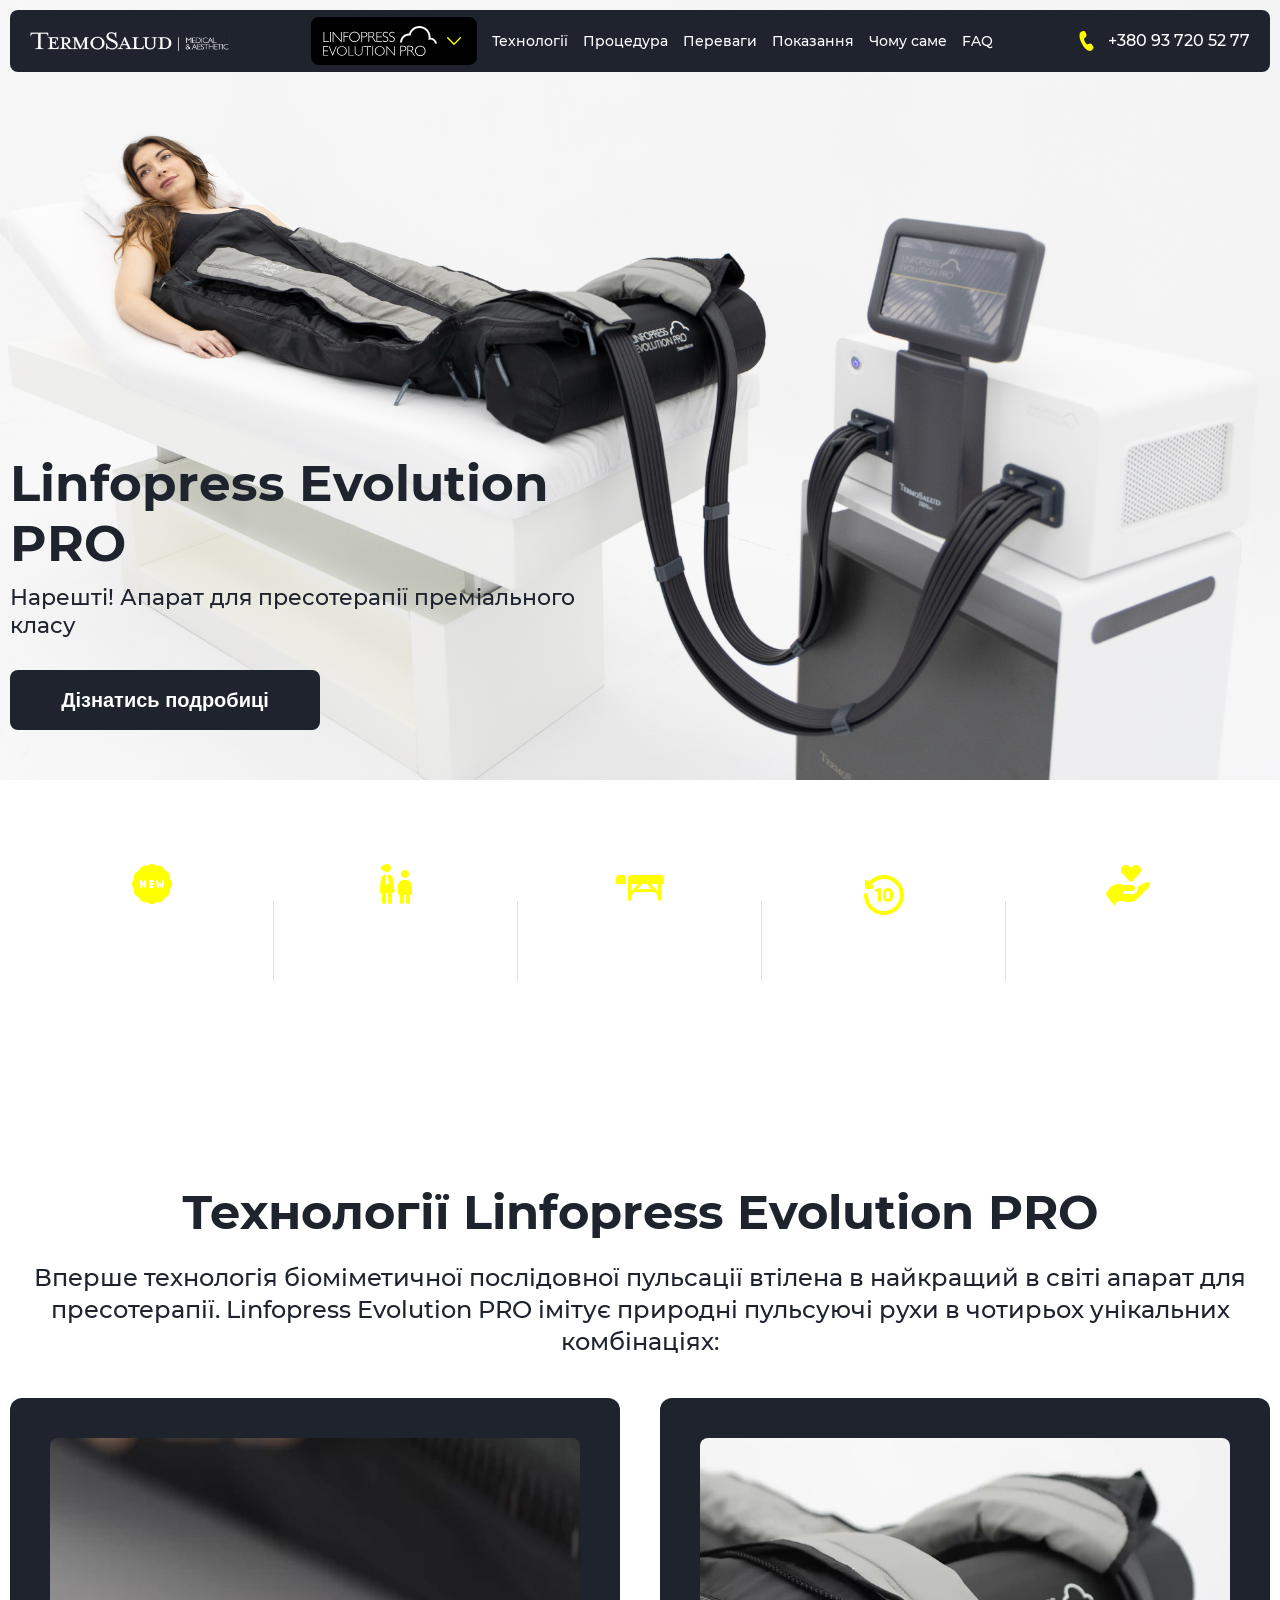
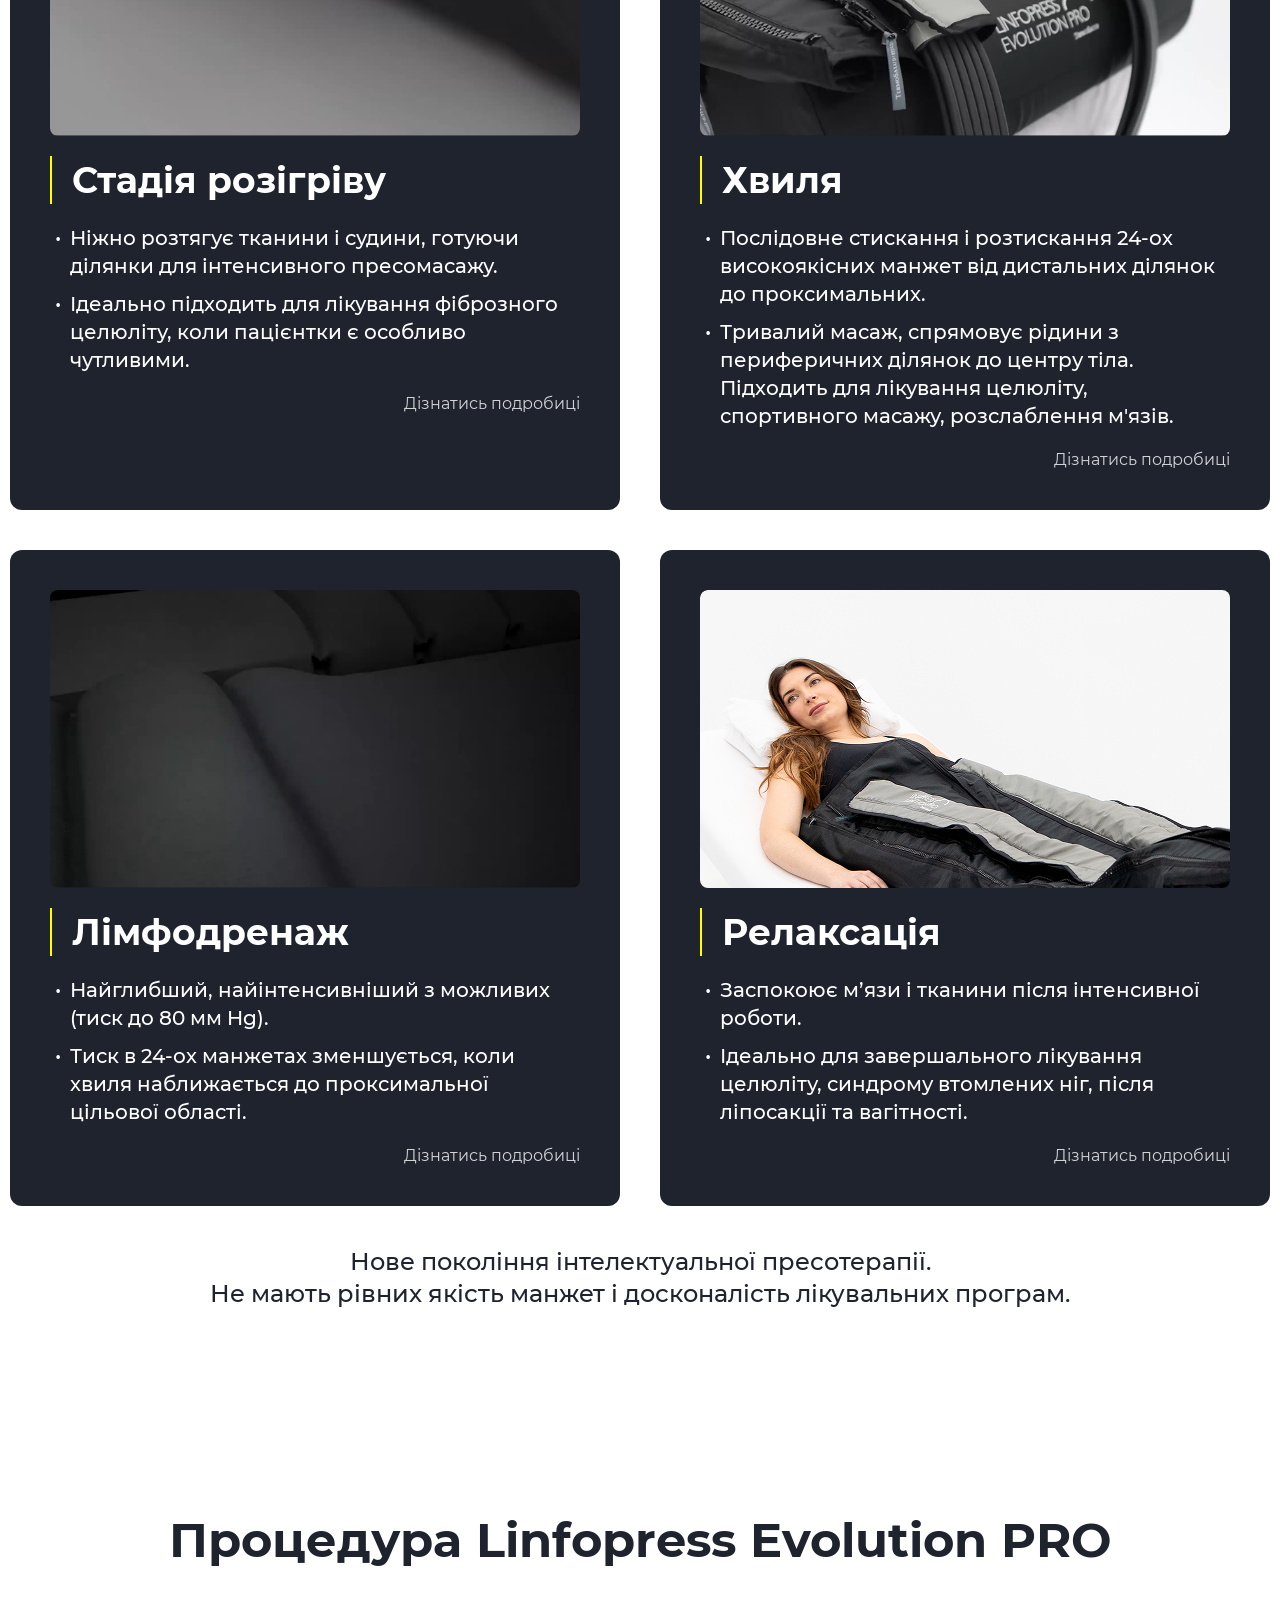
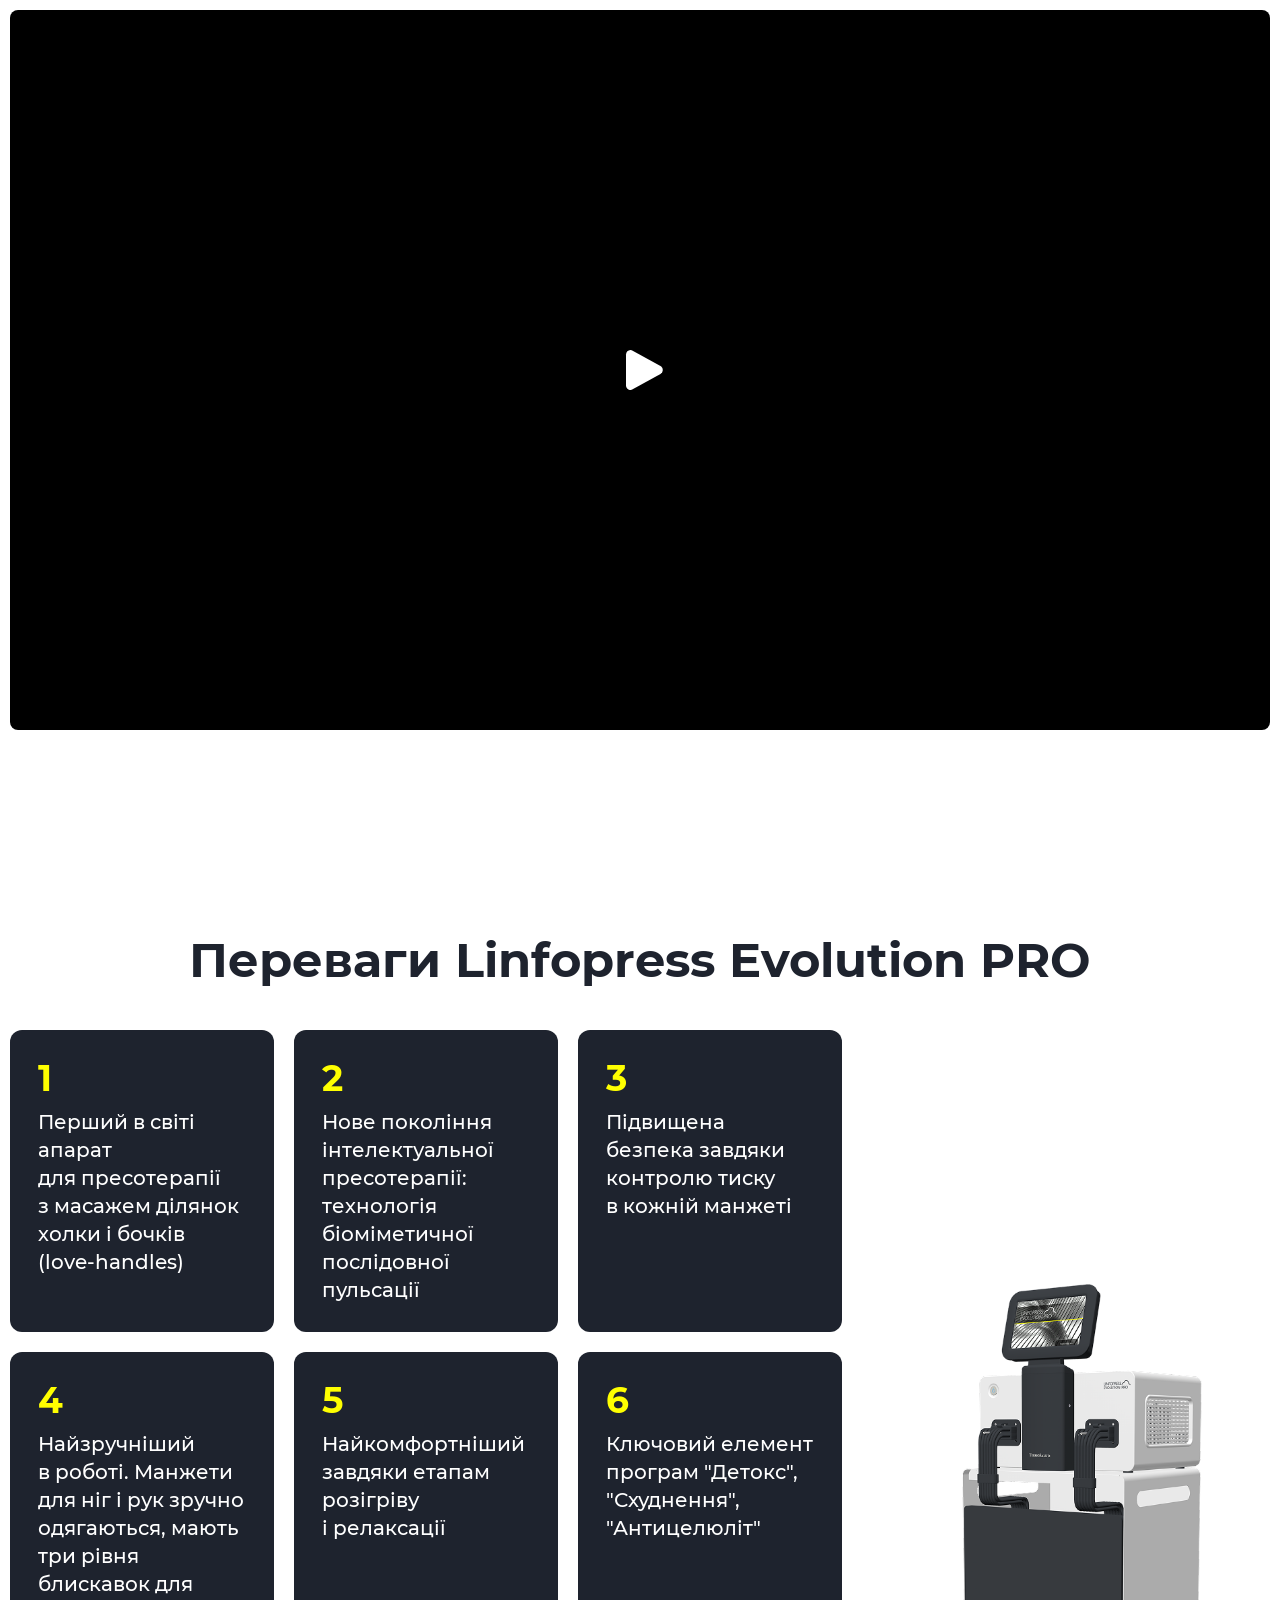
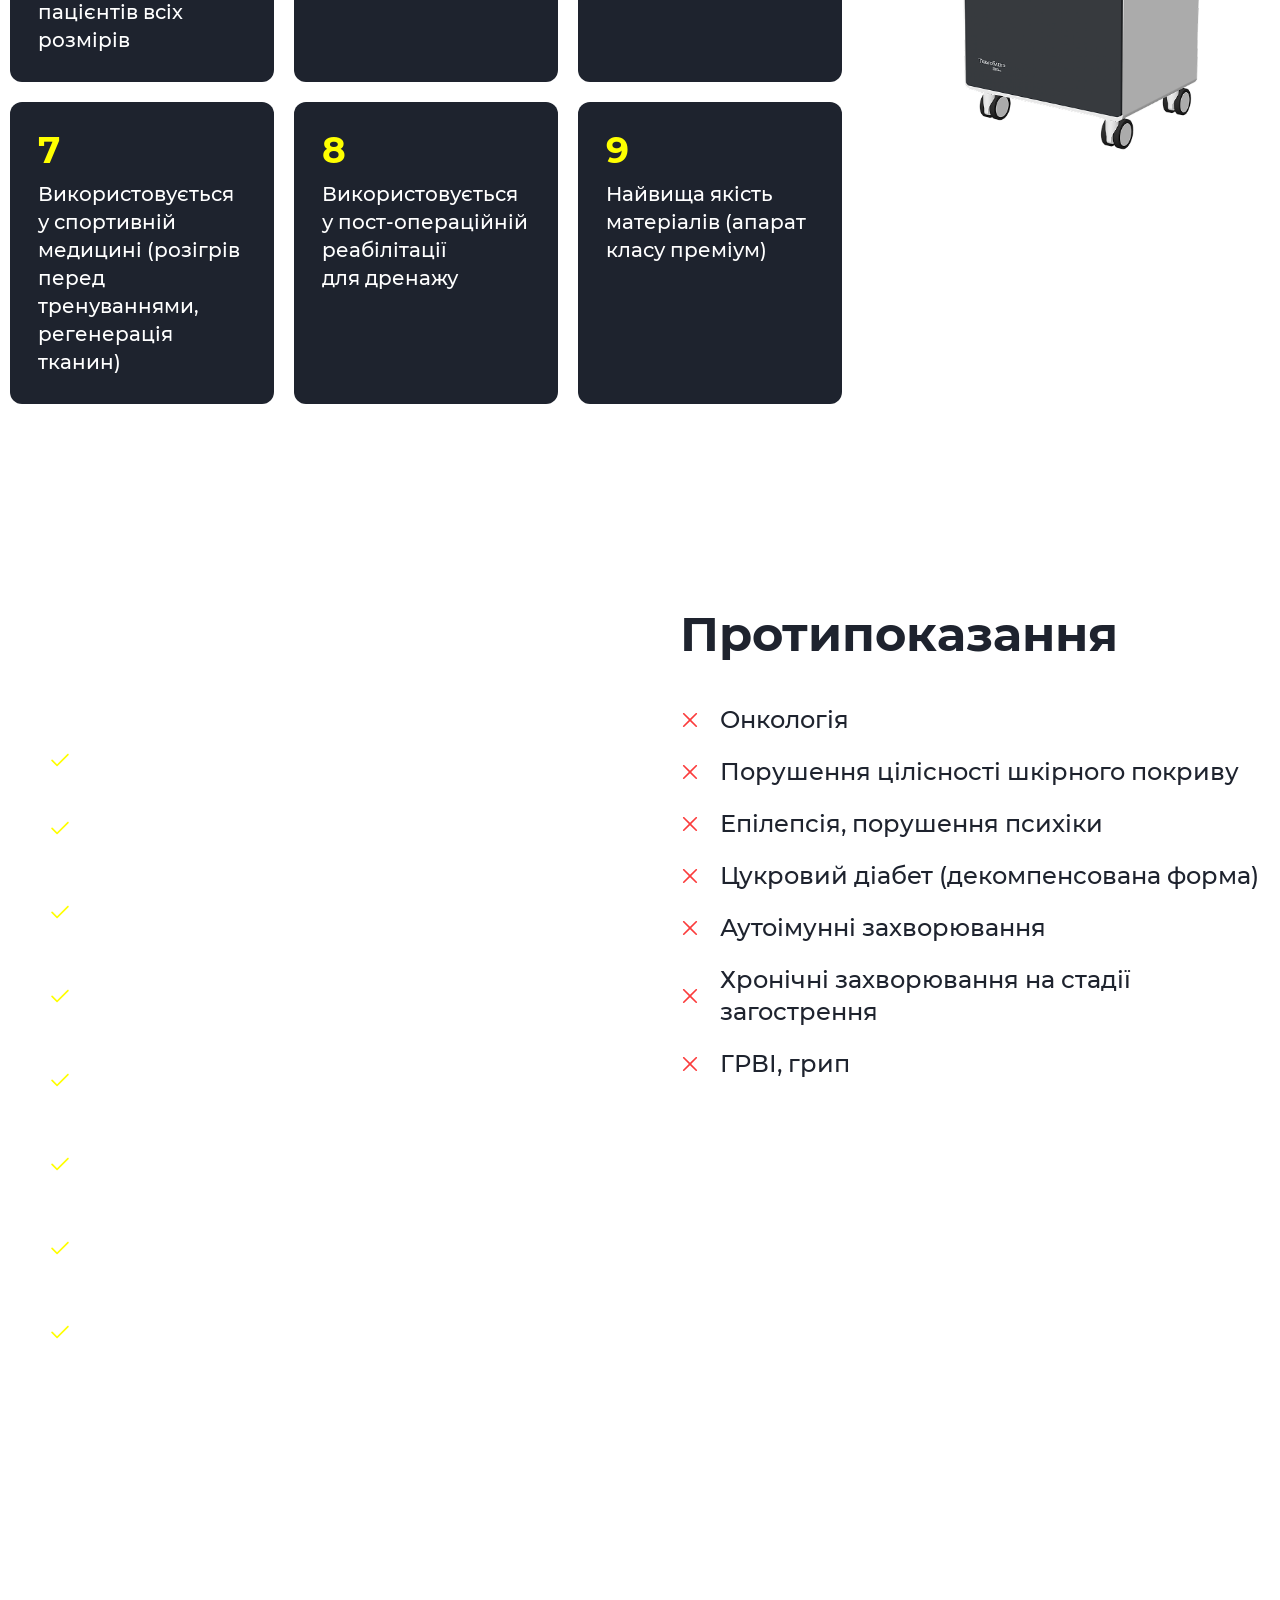
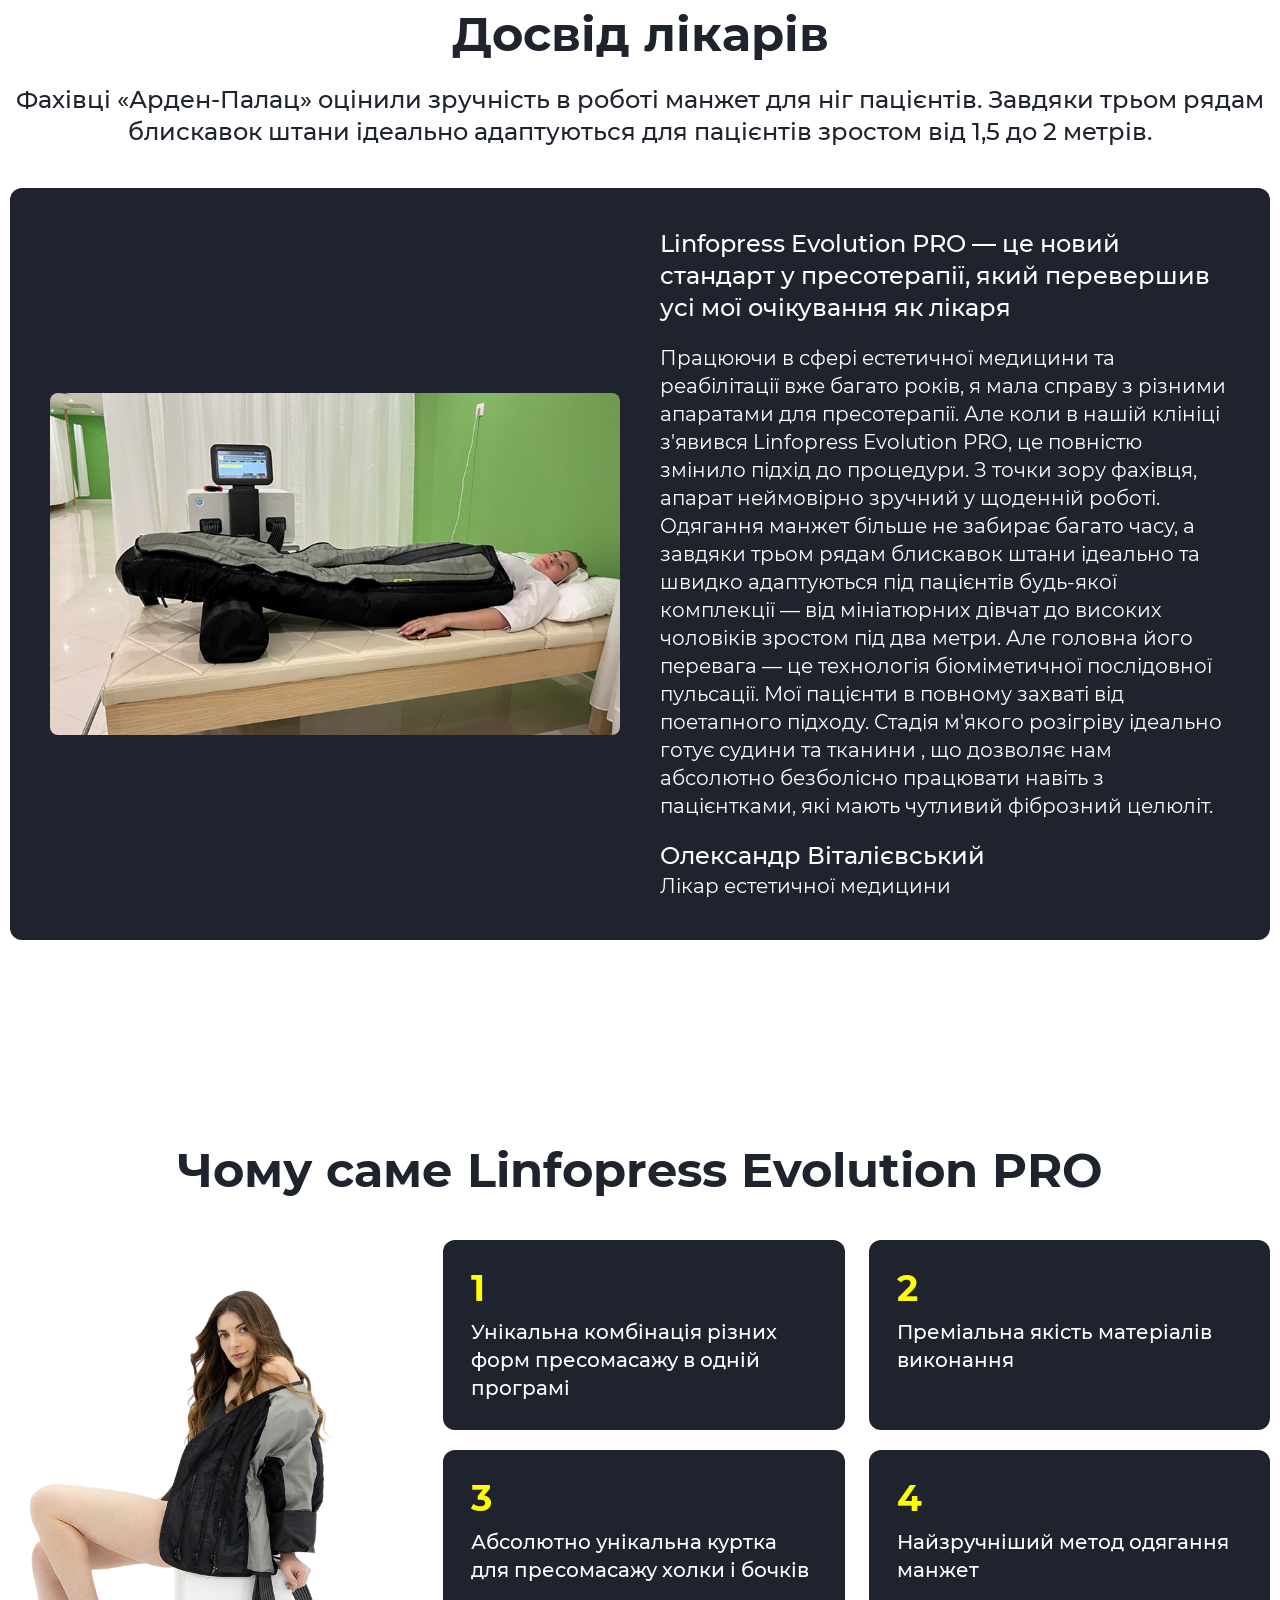
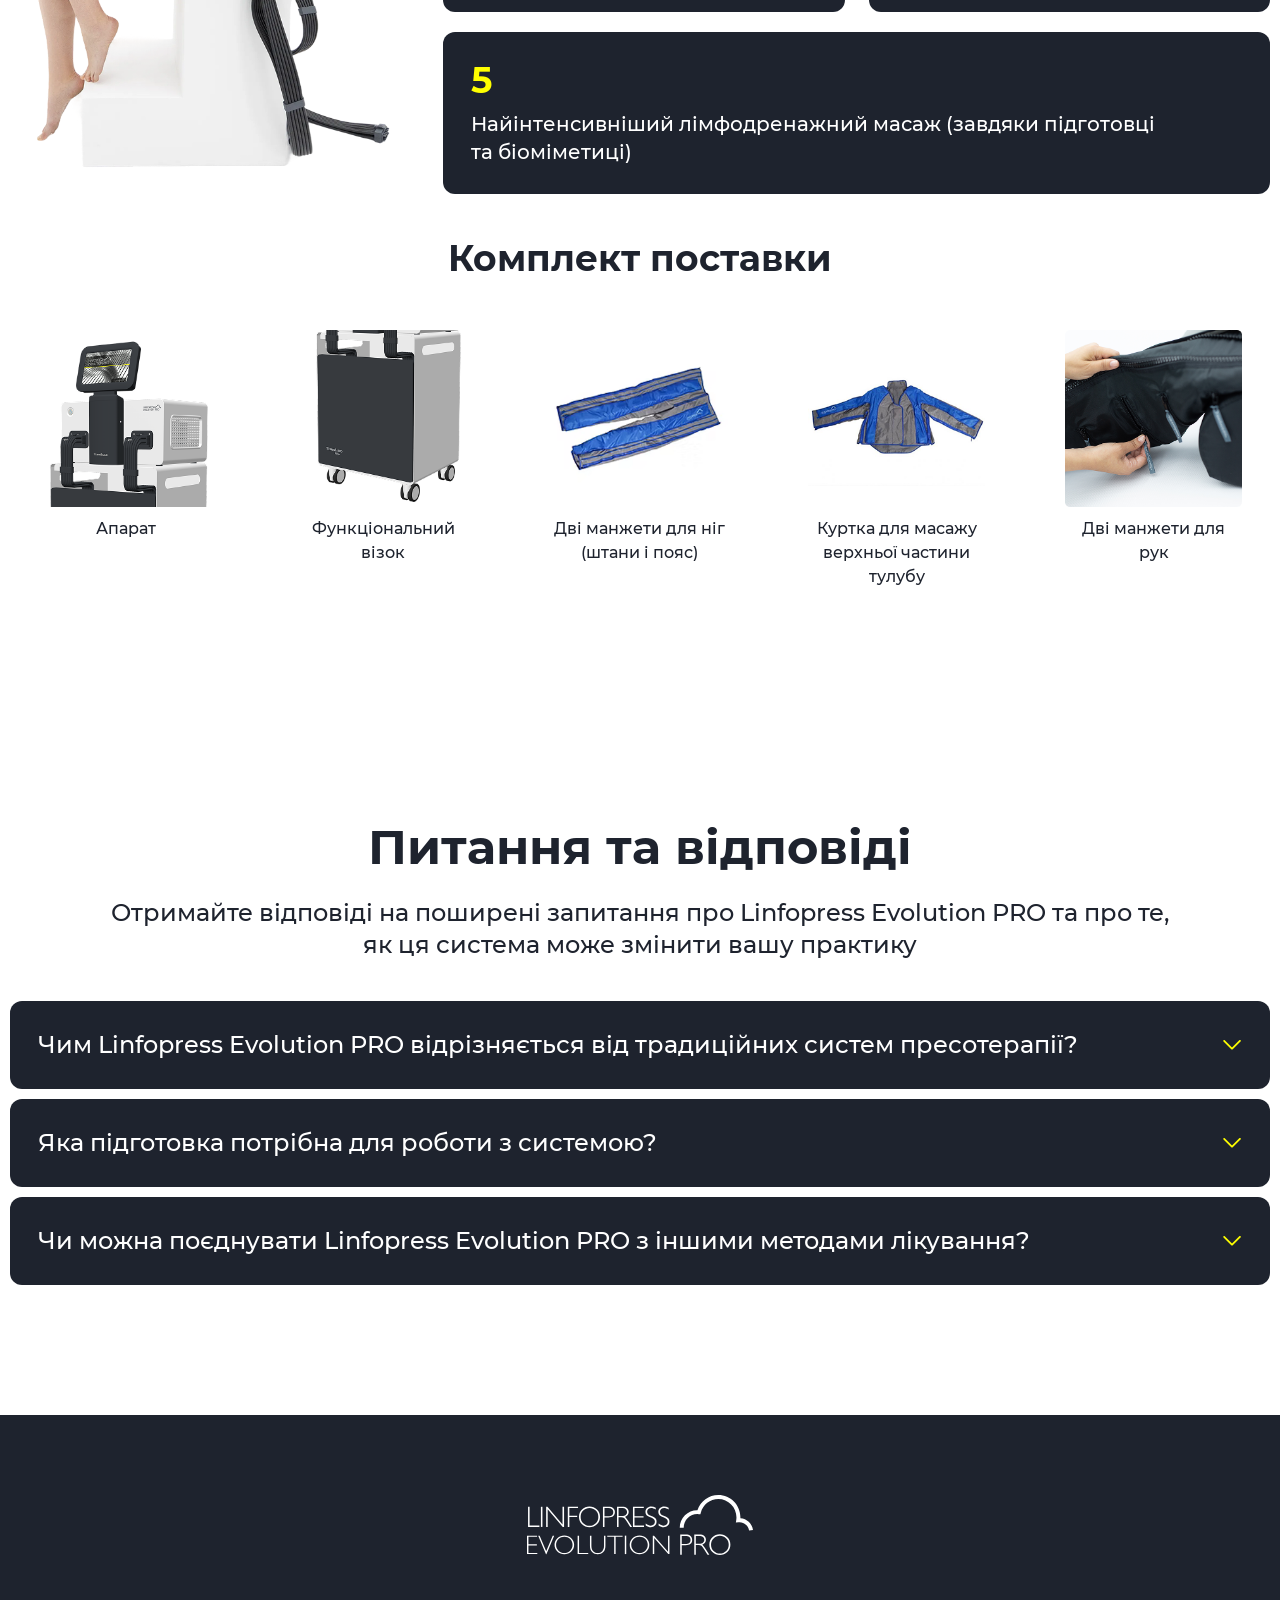
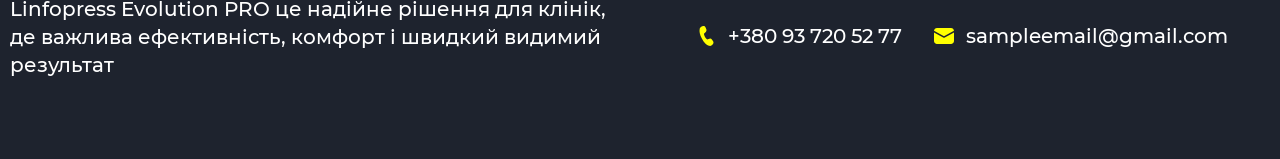
<file: linfopress.html>
<!DOCTYPE html><html lang="ru" class="theme-light">
	<head>
		<title>TermoSalud</title>
		<meta name="description" content="">
		<meta name="keywords" content="">	
		<meta property="og:title" content="">
		<meta property="og:type" content="website">
		<meta property="og:url" content="http://">
		<meta property="og:image" content="ru.html">
		<meta http-equiv="X-UA-Compatible" content="IE=edge">
		<meta charset="utf-8">
		<meta name="viewport" content="width=device-width, initial-scale=1, shrink-to-fit=no">
		<link rel="shortcut icon" href="images/favicon.ico" type="image/x-icon">
		<link href="css/style.css" rel="stylesheet">
        <link href="css/aos.css" rel="stylesheet">
		<link href="css/responsive.css" rel="stylesheet">
		<script type="text/javascript" src="js/jquery.min.js"></script>
		<script type="text/javascript" src="js/swiper.js"></script>
	</head>
	<body>

		<div class="wrapper">
			<div class="content">
				<header class="header"  data-aos="zoom-in">
					<a href="/" class="logo">
						<img src="images/logo.svg" alt="logo">
					</a>
					<div class="header-center">
						<div class="header-block-another">
                            <div class="custom-select-logo">
                                <div class="select-display" onclick="toggleSelect()">
                                <img src="images/linfopress.svg" alt="">
                                <svg class="select-arrow" width="16" height="16" viewBox="0 0 16 16" fill="none" xmlns="http://www.w3.org/2000/svg">
                                    <path d="M13.8621 4.20374L8 10.3207L2.13793 4.20374C1.87759 3.93209 1.45559 3.93209 1.19525 4.20374C0.934916 4.4754 0.934916 4.91575 1.19525 5.1874L7.52866 11.7962C7.659 11.9322 7.82933 12 8 12C8.17067 12 8.341 11.9322 8.47134 11.7962L14.8047 5.1874C15.0651 4.91575 15.0651 4.4754 14.8047 4.20374C14.5444 3.93209 14.1224 3.93209 13.8621 4.20374Z" fill="#FFFF00"/>
                                    </svg>
                                </div>
                                
                                <div class="select-options" id="selectOptions">
                                <a href="#" class="option-item">
                                    <img src="images/zionic.svg" alt="">
                                </a>
                                <a href="#" class="option-item">
                                    <img src="images/linfopress.svg" alt="">
                                </a>
                                </div>
                            </div>
                            <script>
                                function toggleSelect() {
                                const options = document.getElementById('selectOptions');
                                const arrow = document.querySelector('.select-arrow');
                                options.classList.toggle('open');
                                arrow.classList.toggle('open');
                                }

                                // Закрыть при клике вне селекта
                                document.addEventListener('click', (e) => {
                                const select = document.querySelector('.custom-select-logo');
                                if (!select.contains(e.target)) {
                                    document.getElementById('selectOptions').classList.remove('open');
                                    document.querySelector('.select-arrow').classList.remove('open');
                                }
                                });
                            </script>
                            
                            <ul class="header-ul">
                                <li>
                                    <a href="#technologies">Технології</a>
                                </li>
                                <li>
                                    <a href="#procedure">Процедура</a>
                                </li>
                                <li>
                                    <a href="#advantages">Переваги</a>
                                </li>
                                <li>
                                    <a href="#indications">Показання</a>
                                </li>
                                <li>
                                    <a href="#why">Чому саме</a>
                                </li>
                                <li>
                                    <a href="#faq">FAQ</a>
                                </li>
                            </ul>
                        </div>
					</div>	
					<a class="header-phone" href="tel:+380937205277">
						<img src="images/phone.svg" alt="">
						+380 93 720 52 77
					</a>
				</header>
				<div class="center">
                    <div class="another-pages-banner" style="background-image: url('images/content/linfopress-main-banner.png');">
                        <img src="images/content/linfopress-main-banner-mob.png" alt="" class="another-pages-banner-bg-mobile">
                        <div class="container">
                            <div data-aos="fade-up" data-aos-delay="200">
                                Linfopress Evolution PRO
                            </div>
                            <div data-aos="fade-up" data-aos-delay="400">
                                Нарешті! Апарат для пресотерапії преміального класу
                            </div>
                            <button data-aos="fade-up" data-aos-delay="600" data-aos-offset="0">Дізнатись подробиці</button>
                        </div>
                    </div>
                    <div class="advantages fade-up">
                        <div class="container">        
                            <div class="advantages-video-bg">
                                <video autoplay muted loop playsinline>
                                    <source src="images/presentation-video.mp4" type="video/mp4">
                                </video>
                                <div class="advantages-video-content">
                                    <ul>
                                        <li data-aos="fade-up" data-aos-delay="0">
                                            <div>
                                                <img src="images/advantages/1.svg" alt="">
                                            </div>
                                            <div>
                                                Нове покоління
                                            </div>
                                            <div>
                                                Нове покоління комбінаторної пресотерапії
                                            </div>
                                        </li>
                                        <li data-aos="fade-up" data-aos-delay="100">
                                            <div>
                                                <img src="images/advantages/2.svg" alt="">
                                            </div>
                                            <div>
                                                Для всіх розмірів
                                            </div>
                                            <div>
                                                 Три рівня блискавок для пацієнтів всіх розмірів   
                                            </div>
                                        </li>
                                        <li data-aos="fade-up" data-aos-delay="200">
                                            <div>
                                                <img src="images/advantages/3.svg" alt="">
                                            </div>
                                            <div>
                                                4 етапи
                                            </div>
                                            <div>
                                                Чотири етапи пульсуючої пневматичної компресії
                                            </div>
                                        </li>
                                        <li data-aos="fade-up" data-aos-delay="300">
                                            <div>
                                                <img src="images/advantages/4.svg" alt="">
                                            </div>
                                            <div>
                                                10 програм    
                                            </div>
                                            <div>
                                                Десять програм послідовної біоміметич
                                            </div>
                                        </li>
                                        <li data-aos="fade-up" data-aos-delay="400">
                                            <div>
                                                <img src="images/advantages/5.svg" alt="">
                                            </div>
                                            <div>
                                                Унікальність
                                            </div>
                                            <div>
                                                Тільки в Linfopress: пресомасаж холки і love-handles
                                            </div>
                                        </li>
                                    </ul>
                                </div>
                            </div>
                        </div>
                    </div>
                    <div class="technologies fade-up" id="technologies">
                        <div class="container">
                            <div class="big-title" data-aos="fade-up" data-aos-delay="50">Технології Linfopress Evolution PRO</div>
                            <div class="technologies-top-text" data-aos="fade-up" data-aos-delay="200">Вперше технологія біоміметичної послідовної пульсації втілена в найкращий в світі апарат для пресотерапії. Linfopress Evolution PRO імітує природні пульсуючі рухи в чотирьох унікальних комбінаціях:</div>
                            <div class="technologies-row row">
                                <div class="col-lg-6">
                                    <a href="#" class="technologies-item" data-toggle="modal" data-target="#techModal1" data-aos="fade-up" data-aos-delay="300">
                                        <div class="ti-video-block">
                                            <video muted loop playsinline preload="none" poster="images/technologies/1-preview.png">
                                            <source src="images/technologies/1.mp4" type="video/mp4">
                                            </video>
                                        </div>
                                        <div class="ti-name">Стадія розігріву</div>
                                        <div class="ti-descr">
                                            <ol>
                                            <li>Ніжно розтягує тканини і судини, готуючи ділянки для інтенсивного пресомасажу.</li>
                                            <li>Ідеально підходить для лікування фіброзного целюліту, коли пацієнтки є особливо чутливими.</li>
                                            </ol>
                                        </div>
                                        <div class="ti-show-more">Дізнатись подробиці</div>
                                    </a>
                                </div>
                                <div class="col-lg-6">
                                    <a href="#" class="technologies-item" data-toggle="modal" data-target="#techModal2" data-aos="fade-up" data-aos-delay="500">
                                        <div class="ti-video-block">
                                            <video muted loop playsinline preload="none" poster="images/technologies/2-preview.png">
                                            <source src="images/technologies/2.mp4" type="video/mp4">
                                            </video>
                                        </div>
                                        <div class="ti-name">
                                            Хвиля
                                        </div>
                                        <div class="ti-descr">
                                             <ol>
                                                <li>
                                                    Послідовне стискання і розтискання 24-ох високоякісних манжет від дистальних ділянок до проксимальних.
                                                </li>
                                                 <li>
                                                   Тривалий масаж, спрямовує рідини з периферичних ділянок до центру тіла. Підходить для лікування целюліту, спортивного масажу, розслаблення м'язів.     
                                                </li>
                                            </ol>
                                        </div>
                                        <div class="ti-show-more">
                                            Дізнатись подробиці
                                        </div>
                                    </a>
                                </div>
                                <div class="col-lg-6">
                                    <a href="#" class="technologies-item" data-toggle="modal" data-target="#techModal3" data-aos="fade-up" data-aos-delay="300">
                                        <div class="ti-video-block">
                                            <video muted loop playsinline preload="none" poster="images/technologies/3-preview.png">
                                            <source src="images/technologies/3.mp4" type="video/mp4">
                                            </video>
                                        </div>
                                        <div class="ti-name">
                                            Лімфодренаж
                                        </div>
                                        <div class="ti-descr">
                                             <ol>
                                                <li>
                                                    Найглибший, найінтенсивніший з можливих (тиск до 80 мм Hg).
                                                </li>
                                                 <li>
                                                    Тиск в 24-ох манжетах зменшується, коли хвиля наближається до проксимальної цільової області.
                                                </li>
                                            </ol>
                                        </div>
                                        <div class="ti-show-more">
                                            Дізнатись подробиці
                                        </div>
                                    </a>
                                </div>
                                <div class="col-lg-6">
                                    <a href="#" class="technologies-item" data-toggle="modal" data-target="#techModal4" data-aos="fade-up" data-aos-delay="500">
                                        <div class="ti-video-block">
                                            <img src="images/technologies/4-preview.png" alt="">
                                        </div>
                                        <div class="ti-name">
                                            Релаксація
                                        </div>
                                        <div class="ti-descr">
                                             <ol>
                                                <li>
                                                   Заспокоює м’язи і тканини після інтенсивної роботи.
                                                </li>
                                                 <li>
                                                    Ідеально для завершального лікування целюліту, синдрому втомлених ніг, після ліпосакції та вагітності.
                                                </li>
                                            </ol>
                                        </div>
                                        <div class="ti-show-more">
                                            Дізнатись подробиці
                                        </div>
                                    </a>
                                </div>
                            </div>
                            <div class="technologies-bottom-text" data-aos="fade-up" data-aos-delay="200">
                                Нове покоління інтелектуальної пресотерапії. <br>
                                Не мають рівних якість манжет і досконалість лікувальних програм.
                            </div>
                        </div>
                    </div>

                    <script>
                        document.addEventListener('DOMContentLoaded', () => {
                            const items = document.querySelectorAll('.technologies-item');

                            const isMobile = () => window.innerWidth <= 991;

                            items.forEach(item => {
                                const video = item.querySelector('video');
                                /* ---------- DESKTOP: hover ---------- */
                                const playOnHover = () => {
                                item.addEventListener('mouseenter', () => {
                                    if (!isMobile()) {
                                    video.play();
                                    }
                                });
                                item.addEventListener('mouseleave', () => {
                                    if (!isMobile()) {
                                    video.pause();
                                    video.currentTime = 0;
                                    }
                                });
                                };
                                playOnHover();
                                /* ---------- MOBILE: scroll ---------- */
                                const observer = new IntersectionObserver(entries => {
                                entries.forEach(entry => {
                                    if (isMobile()) {
                                    if (entry.isIntersecting) {
                                        video.play();
                                    } else {
                                        video.pause();
                                        video.currentTime = 0;
                                    }
                                    }
                                });
                                }, {
                                threshold: 0.5
                                });
                                observer.observe(item);
                            });
                        });
                        </script>

                        <div class="modal fade tech-modal" id="techModal1" tabindex="-1">
                            <button type="button" class="close" data-dismiss="modal">
                                <svg width="48" height="48" viewBox="0 0 48 48" fill="none" xmlns="http://www.w3.org/2000/svg">
                                <path d="M12.6862 9.85784C12.5014 9.66779 12.2807 9.51635 12.037 9.41233C11.7932 9.30831 11.5311 9.25377 11.2661 9.2519C11.0011 9.25003 10.7383 9.30085 10.493 9.40141C10.2478 9.50197 10.025 9.65028 9.8376 9.8377C9.65018 10.0251 9.50188 10.2479 9.40131 10.4931C9.30075 10.7384 9.24993 11.0011 9.2518 11.2662C9.25368 11.5312 9.30821 11.7933 9.41223 12.037C9.51625 12.2808 9.66769 12.5015 9.85774 12.6863L35.3136 38.1421C35.4983 38.3322 35.719 38.4836 35.9628 38.5876C36.2066 38.6916 36.4686 38.7462 36.7337 38.748C36.9987 38.7499 37.2615 38.6991 37.5067 38.5985C37.7519 38.498 37.9747 38.3497 38.1622 38.1622C38.3496 37.9748 38.4979 37.752 38.5984 37.5068C38.699 37.2616 38.7498 36.9988 38.7479 36.7338C38.7461 36.4687 38.6915 36.2067 38.5875 35.9629C38.4835 35.7191 38.3321 35.4984 38.142 35.3137L12.6862 9.85784Z" fill="#FFFF00"/>
                                <path d="M9.85832 35.3138C9.66827 35.4986 9.51684 35.7193 9.41282 35.963C9.30879 36.2068 9.25426 36.4689 9.25239 36.7339C9.25051 36.9989 9.30134 37.2617 9.4019 37.507C9.50246 37.7522 9.65076 37.975 9.83818 38.1624C10.0256 38.3498 10.2484 38.4981 10.4936 38.5987C10.7389 38.6992 11.0016 38.7501 11.2667 38.7482C11.5317 38.7463 11.7938 38.6918 12.0375 38.5878C12.2813 38.4837 12.502 38.3323 12.6868 38.1423L38.1426 12.6864C38.3326 12.5017 38.4841 12.281 38.5881 12.0372C38.6921 11.7934 38.7467 11.5314 38.7485 11.2663C38.7504 11.0013 38.6996 10.7385 38.599 10.4933C38.4985 10.2481 38.3502 10.0253 38.1627 9.83784C37.9753 9.65042 37.7525 9.50212 37.5073 9.40156C37.2621 9.30099 36.9993 9.25018 36.7342 9.25205C36.4692 9.25392 36.2072 9.30845 35.9634 9.41247C35.7196 9.5165 35.4989 9.66793 35.3142 9.85799L9.85832 35.3138Z" fill="#FFFF00"/>
                                </svg>
                            </button>
                            <div class="modal-dialog modal-xs modal-dialog-centered">
                                <div class="modal-content">
                                    <div class="modal-video">
                                        <video class="modal-video" controls loop playsinline>
                                         <source src="images/technologies/1.mp4" type="video/mp4">
                                        </video>
                                    </div>
                                    <div class="ti-name">
                                        Стадія розігріву
                                    </div>
                                    <div class="ti-descr">
                                        Послідовне стискання і розтискання 24-ох високоякісних манжет від дистальних ділянок до проксимальних. Тривалий масаж, спрямовує рідини з периферичних ділянок до центру тіла, стимулюючи повернення та реабсорбцію рідин. Цей масажний ефект підходить для лікування целюліту, спортивного масажу, передліпосакції та м'язової релаксації.
                                        <br>
                                        Послідовне стискання і розтискання 24-ох високоякісних манжет від дистальних ділянок до проксимальних. Тривалий масаж, спрямовує рідини з периферичних ділянок до центру тіла, стимулюючи повернення та реабсорбцію рідин. Цей масажний ефект підходить для лікування целюліту, спортивного масажу, передліпосакції та м'язової релаксації.
                                    </div>
                                </div>
                            </div>
                        </div>

                        <div class="modal fade tech-modal" id="techModal2" tabindex="-1">
                            <button type="button" class="close" data-dismiss="modal">
                                <svg width="48" height="48" viewBox="0 0 48 48" fill="none" xmlns="http://www.w3.org/2000/svg">
                                <path d="M12.6862 9.85784C12.5014 9.66779 12.2807 9.51635 12.037 9.41233C11.7932 9.30831 11.5311 9.25377 11.2661 9.2519C11.0011 9.25003 10.7383 9.30085 10.493 9.40141C10.2478 9.50197 10.025 9.65028 9.8376 9.8377C9.65018 10.0251 9.50188 10.2479 9.40131 10.4931C9.30075 10.7384 9.24993 11.0011 9.2518 11.2662C9.25368 11.5312 9.30821 11.7933 9.41223 12.037C9.51625 12.2808 9.66769 12.5015 9.85774 12.6863L35.3136 38.1421C35.4983 38.3322 35.719 38.4836 35.9628 38.5876C36.2066 38.6916 36.4686 38.7462 36.7337 38.748C36.9987 38.7499 37.2615 38.6991 37.5067 38.5985C37.7519 38.498 37.9747 38.3497 38.1622 38.1622C38.3496 37.9748 38.4979 37.752 38.5984 37.5068C38.699 37.2616 38.7498 36.9988 38.7479 36.7338C38.7461 36.4687 38.6915 36.2067 38.5875 35.9629C38.4835 35.7191 38.3321 35.4984 38.142 35.3137L12.6862 9.85784Z" fill="#FFFF00"/>
                                <path d="M9.85832 35.3138C9.66827 35.4986 9.51684 35.7193 9.41282 35.963C9.30879 36.2068 9.25426 36.4689 9.25239 36.7339C9.25051 36.9989 9.30134 37.2617 9.4019 37.507C9.50246 37.7522 9.65076 37.975 9.83818 38.1624C10.0256 38.3498 10.2484 38.4981 10.4936 38.5987C10.7389 38.6992 11.0016 38.7501 11.2667 38.7482C11.5317 38.7463 11.7938 38.6918 12.0375 38.5878C12.2813 38.4837 12.502 38.3323 12.6868 38.1423L38.1426 12.6864C38.3326 12.5017 38.4841 12.281 38.5881 12.0372C38.6921 11.7934 38.7467 11.5314 38.7485 11.2663C38.7504 11.0013 38.6996 10.7385 38.599 10.4933C38.4985 10.2481 38.3502 10.0253 38.1627 9.83784C37.9753 9.65042 37.7525 9.50212 37.5073 9.40156C37.2621 9.30099 36.9993 9.25018 36.7342 9.25205C36.4692 9.25392 36.2072 9.30845 35.9634 9.41247C35.7196 9.5165 35.4989 9.66793 35.3142 9.85799L9.85832 35.3138Z" fill="#FFFF00"/>
                                </svg>
                            </button>
                            <div class="modal-dialog modal-xs modal-dialog-centered">
                                <div class="modal-content">
                                    <div class="modal-video">
                                        <video class="modal-video" controls loop playsinline>
                                         <source src="images/technologies/2.mp4" type="video/mp4">
                                        </video>
                                    </div>
                                    <div class="ti-name">
                                        Хвиля
                                    </div>
                                    <div class="ti-descr">
                                        Послідовне стискання і розтискання 24-ох високоякісних манжет від дистальних ділянок до проксимальних. Тривалий масаж, спрямовує рідини з периферичних ділянок до центру тіла, стимулюючи повернення та реабсорбцію рідин. Цей масажний ефект підходить для лікування целюліту, спортивного масажу, передліпосакції та м'язової релаксації.
                                        <br>
                                        Послідовне стискання і розтискання 24-ох високоякісних манжет від дистальних ділянок до проксимальних. Тривалий масаж, спрямовує рідини з периферичних ділянок до центру тіла, стимулюючи повернення та реабсорбцію рідин. Цей масажний ефект підходить для лікування целюліту, спортивного масажу, передліпосакції та м'язової релаксації.
                                    </div>
                                </div>
                            </div>
                        </div>

                        <div class="modal fade tech-modal" id="techModal3" tabindex="-1">
                            <button type="button" class="close" data-dismiss="modal">
                                <svg width="48" height="48" viewBox="0 0 48 48" fill="none" xmlns="http://www.w3.org/2000/svg">
                                <path d="M12.6862 9.85784C12.5014 9.66779 12.2807 9.51635 12.037 9.41233C11.7932 9.30831 11.5311 9.25377 11.2661 9.2519C11.0011 9.25003 10.7383 9.30085 10.493 9.40141C10.2478 9.50197 10.025 9.65028 9.8376 9.8377C9.65018 10.0251 9.50188 10.2479 9.40131 10.4931C9.30075 10.7384 9.24993 11.0011 9.2518 11.2662C9.25368 11.5312 9.30821 11.7933 9.41223 12.037C9.51625 12.2808 9.66769 12.5015 9.85774 12.6863L35.3136 38.1421C35.4983 38.3322 35.719 38.4836 35.9628 38.5876C36.2066 38.6916 36.4686 38.7462 36.7337 38.748C36.9987 38.7499 37.2615 38.6991 37.5067 38.5985C37.7519 38.498 37.9747 38.3497 38.1622 38.1622C38.3496 37.9748 38.4979 37.752 38.5984 37.5068C38.699 37.2616 38.7498 36.9988 38.7479 36.7338C38.7461 36.4687 38.6915 36.2067 38.5875 35.9629C38.4835 35.7191 38.3321 35.4984 38.142 35.3137L12.6862 9.85784Z" fill="#FFFF00"/>
                                <path d="M9.85832 35.3138C9.66827 35.4986 9.51684 35.7193 9.41282 35.963C9.30879 36.2068 9.25426 36.4689 9.25239 36.7339C9.25051 36.9989 9.30134 37.2617 9.4019 37.507C9.50246 37.7522 9.65076 37.975 9.83818 38.1624C10.0256 38.3498 10.2484 38.4981 10.4936 38.5987C10.7389 38.6992 11.0016 38.7501 11.2667 38.7482C11.5317 38.7463 11.7938 38.6918 12.0375 38.5878C12.2813 38.4837 12.502 38.3323 12.6868 38.1423L38.1426 12.6864C38.3326 12.5017 38.4841 12.281 38.5881 12.0372C38.6921 11.7934 38.7467 11.5314 38.7485 11.2663C38.7504 11.0013 38.6996 10.7385 38.599 10.4933C38.4985 10.2481 38.3502 10.0253 38.1627 9.83784C37.9753 9.65042 37.7525 9.50212 37.5073 9.40156C37.2621 9.30099 36.9993 9.25018 36.7342 9.25205C36.4692 9.25392 36.2072 9.30845 35.9634 9.41247C35.7196 9.5165 35.4989 9.66793 35.3142 9.85799L9.85832 35.3138Z" fill="#FFFF00"/>
                                </svg>
                            </button>
                            <div class="modal-dialog modal-xs modal-dialog-centered">
                                <div class="modal-content">
                                    <div class="modal-video">
                                        <video class="modal-video" controls loop playsinline>
                                         <source src="images/technologies/3.mp4" type="video/mp4">
                                        </video>
                                    </div>
                                    <div class="ti-name">
                                        Лімфодренаж
                                    </div>
                                    <div class="ti-descr">
                                        Послідовне стискання і розтискання 24-ох високоякісних манжет від дистальних ділянок до проксимальних. Тривалий масаж, спрямовує рідини з периферичних ділянок до центру тіла, стимулюючи повернення та реабсорбцію рідин. Цей масажний ефект підходить для лікування целюліту, спортивного масажу, передліпосакції та м'язової релаксації.
                                        <br>
                                        Послідовне стискання і розтискання 24-ох високоякісних манжет від дистальних ділянок до проксимальних. Тривалий масаж, спрямовує рідини з периферичних ділянок до центру тіла, стимулюючи повернення та реабсорбцію рідин. Цей масажний ефект підходить для лікування целюліту, спортивного масажу, передліпосакції та м'язової релаксації.
                                    </div>
                                </div>
                            </div>
                        </div>

                        <div class="modal fade tech-modal" id="techModal4" tabindex="-1">
                            <button type="button" class="close" data-dismiss="modal">
                                <svg width="48" height="48" viewBox="0 0 48 48" fill="none" xmlns="http://www.w3.org/2000/svg">
                                <path d="M12.6862 9.85784C12.5014 9.66779 12.2807 9.51635 12.037 9.41233C11.7932 9.30831 11.5311 9.25377 11.2661 9.2519C11.0011 9.25003 10.7383 9.30085 10.493 9.40141C10.2478 9.50197 10.025 9.65028 9.8376 9.8377C9.65018 10.0251 9.50188 10.2479 9.40131 10.4931C9.30075 10.7384 9.24993 11.0011 9.2518 11.2662C9.25368 11.5312 9.30821 11.7933 9.41223 12.037C9.51625 12.2808 9.66769 12.5015 9.85774 12.6863L35.3136 38.1421C35.4983 38.3322 35.719 38.4836 35.9628 38.5876C36.2066 38.6916 36.4686 38.7462 36.7337 38.748C36.9987 38.7499 37.2615 38.6991 37.5067 38.5985C37.7519 38.498 37.9747 38.3497 38.1622 38.1622C38.3496 37.9748 38.4979 37.752 38.5984 37.5068C38.699 37.2616 38.7498 36.9988 38.7479 36.7338C38.7461 36.4687 38.6915 36.2067 38.5875 35.9629C38.4835 35.7191 38.3321 35.4984 38.142 35.3137L12.6862 9.85784Z" fill="#FFFF00"/>
                                <path d="M9.85832 35.3138C9.66827 35.4986 9.51684 35.7193 9.41282 35.963C9.30879 36.2068 9.25426 36.4689 9.25239 36.7339C9.25051 36.9989 9.30134 37.2617 9.4019 37.507C9.50246 37.7522 9.65076 37.975 9.83818 38.1624C10.0256 38.3498 10.2484 38.4981 10.4936 38.5987C10.7389 38.6992 11.0016 38.7501 11.2667 38.7482C11.5317 38.7463 11.7938 38.6918 12.0375 38.5878C12.2813 38.4837 12.502 38.3323 12.6868 38.1423L38.1426 12.6864C38.3326 12.5017 38.4841 12.281 38.5881 12.0372C38.6921 11.7934 38.7467 11.5314 38.7485 11.2663C38.7504 11.0013 38.6996 10.7385 38.599 10.4933C38.4985 10.2481 38.3502 10.0253 38.1627 9.83784C37.9753 9.65042 37.7525 9.50212 37.5073 9.40156C37.2621 9.30099 36.9993 9.25018 36.7342 9.25205C36.4692 9.25392 36.2072 9.30845 35.9634 9.41247C35.7196 9.5165 35.4989 9.66793 35.3142 9.85799L9.85832 35.3138Z" fill="#FFFF00"/>
                                </svg>
                            </button>
                            <div class="modal-dialog modal-xs modal-dialog-centered">
                                <div class="modal-content">
                                    <div class="modal-video">
                                        <img src="images/technologies/4-preview.png" alt="">
                                    </div>
                                    <div class="ti-name">
                                        Лімфодренаж
                                    </div>
                                    <div class="ti-descr">
                                        Послідовне стискання і розтискання 24-ох високоякісних манжет від дистальних ділянок до проксимальних. Тривалий масаж, спрямовує рідини з периферичних ділянок до центру тіла, стимулюючи повернення та реабсорбцію рідин. Цей масажний ефект підходить для лікування целюліту, спортивного масажу, передліпосакції та м'язової релаксації.
                                        <br>
                                        Послідовне стискання і розтискання 24-ох високоякісних манжет від дистальних ділянок до проксимальних. Тривалий масаж, спрямовує рідини з периферичних ділянок до центру тіла, стимулюючи повернення та реабсорбцію рідин. Цей масажний ефект підходить для лікування целюліту, спортивного масажу, передліпосакції та м'язової релаксації.
                                    </div>
                                </div>
                            </div>
                        </div>

                        <script>
                            $(document).ready(function () {
                                $('.tech-modal').on('shown.bs.modal', function () {
                                    const video = $(this).find('video').get(0);
                                    if (video) {
                                    video.currentTime = 0;
                                    video.play();
                                    }
                                });
                                $('.tech-modal').on('hide.bs.modal', function () {
                                    const video = $(this).find('video').get(0);
                                    if (video) {
                                    video.pause();
                                    video.currentTime = 0;
                                    }
                                });
                            });
                        </script>
                        <!------end technologies-------->
                    
                        <div class="linfo-video-block fade-up" id="procedure">
                            <div class="container">
                                <div class="big-title" data-aos="fade-up" data-aos-delay="50">Процедура Linfopress Evolution PRO</div>    
                                <div class="video-block js-video-block" data-aos="fade-up" data-aos-delay="200">
                                    <!-- Видео превью -->
                                    <div class="video-poster js-video-poster">
                                        <video class="modal-video js-preview-video" muted loop playsinline preload="auto">
                                            <source src="images/content/linfopress-video-prevue.mp4" type="video/mp4">
                                        </video>

                                        <div class="play-button">
                                            <svg width="48" height="48" viewBox="0 0 48 48" fill="none"
                                                xmlns="http://www.w3.org/2000/svg">
                                                <path d="M11.3965 4.11135C9.1042 4.20204 7 6.0722 7 8.59182V39.4082C7 42.7677 10.7428 44.9719 13.6816 43.3438L41.4902 27.9356C44.5137 26.2603 44.5137 21.7398 41.4902 20.0645L13.6816 4.65627C12.9469 4.24923 12.1606 4.08112 11.3965 4.11135Z"
                                                    fill="white"/>
                                            </svg>
                                        </div>
                                    </div>
                                    <!-- YouTube -->
                                    <div class="video-container">
                                        <div class="js-youtube-player"></div>
                                    </div>
                                </div>
                            </div>
                        </div>

                        <script>
                            (function () {

                                // Подключаем API только 1 раз
                                if (!window.youtubeApiLoaded) {
                                    const tag = document.createElement('script');
                                    tag.src = 'https://www.youtube.com/iframe_api';
                                    document.head.appendChild(tag);
                                    window.youtubeApiLoaded = true;
                                }

                                const blocks = document.querySelectorAll('.js-video-block');

                                blocks.forEach((block, index) => {
                                    const poster = block.querySelector('.js-video-poster');
                                    const previewVideo = block.querySelector('.js-preview-video');
                                    const playerContainer = block.querySelector('.js-youtube-player');

                                    let player;
                                    let isPlayerReady = false;

                                    const playerId = 'youtube-player-' + index;
                                    playerContainer.id = playerId;

                                    window.onYouTubeIframeAPIReady = window.onYouTubeIframeAPIReady || function () {
                                        blocks.forEach((block, i) => initPlayer(block, i));
                                    };

                                    function initPlayer(block, i) {
                                        const container = block.querySelector('.js-youtube-player');

                                        if (container.dataset.inited) return;
                                        container.dataset.inited = 'true';

                                        const ytPlayer = new YT.Player(container.id, {
                                            videoId: 'dQw4w9WgXcQ',
                                            playerVars: {
                                                playsinline: 1,
                                                controls: 1,
                                                rel: 0,
                                                modestbranding: 1
                                            },
                                            events: {
                                                onReady: (e) => {
                                                    isPlayerReady = true;
                                                    e.target.pauseVideo();
                                                },
                                                onError: (e) => {
                                                    console.error('YouTube Player Error:', e.data);
                                                }
                                            }
                                        });

                                        block._ytPlayer = ytPlayer;
                                    }

                                    poster.addEventListener('click', () => {
                                        poster.classList.add('hidden');
                                        previewVideo.pause();

                                        if (block._ytPlayer && isPlayerReady) {
                                            block._ytPlayer.playVideo();
                                        }
                                    });

                                    const observer = new IntersectionObserver(entries => {
                                        entries.forEach(entry => {
                                            if (entry.isIntersecting) {
                                                previewVideo.play().catch(() => {});
                                            } else {
                                                previewVideo.pause();

                                                if (block._ytPlayer) {
                                                    block._ytPlayer.pauseVideo();
                                                }
                                            }
                                        });
                                    }, {
                                        threshold: 0.5
                                    });

                                    observer.observe(block);

                                });

                            })();
                        </script>
                        <!----end linfo-video-block-->

                    <div class="advantages-big fade-up" id="advantages">
                        <div class="container">
                            <div class="big-title" data-aos="fade-up" data-aos-delay="50">Переваги Linfopress Evolution PRO</div>
                            <div class="advantages-big-row row">
                                <div class="col-lg-8">
                                    <ul class="abr-ul">
                                        <li data-aos="fade-up" data-aos-delay="0">
                                            <span>1</span>
                                            <span>
                                                Перший в світі апарат для пресотерапії з масажем ділянок холки і бочків (love-handles)
                                            </span>
                                        </li>
                                        <li data-aos="fade-up" data-aos-delay="200">
                                            <span>2</span>
                                            <span>
                                                Нове покоління інтелектуальної пресотерапії: технологія біоміметичної послідовної пульсації
                                            </span>
                                        </li>
                                        <li data-aos="fade-up" data-aos-delay="400">
                                            <span>3</span>
                                            <span>
                                                Підвищена безпека завдяки контролю тиску в кожній манжеті
                                            </span>
                                        </li>
                                        <li data-aos="fade-up" data-aos-delay="0">
                                            <span>4</span>
                                            <span>
                                                Найзручніший в роботі. Манжети для ніг і рук зручно одягаються, мають три рівня блискавок для пацієнтів всіх розмірів
                                            </span>
                                        </li>
                                        <li data-aos="fade-up" data-aos-delay="200">
                                            <span>5</span>
                                            <span>
                                                Найкомфортніший завдяки етапам розігріву і релаксації
                                            </span>
                                        </li>
                                        <li data-aos="fade-up" data-aos-delay="400">
                                            <span>6</span>
                                            <span>
                                                Ключовий елемент програм "Детокс", "Схуднення", "Антицелюліт"
                                            </span>
                                        </li>
                                        <li data-aos="fade-up" data-aos-delay="0">
                                            <span>7</span>
                                            <span>
                                                Використовується у спортивній медицині (розігрів перед тренуваннями, регенерація тканин)
                                            </span>
                                        </li>
                                        <li data-aos="fade-up" data-aos-delay="200">
                                            <span>8</span>
                                            <span>
                                                Використовується у пост-операційній реабілітації для дренажу
                                            </span>
                                        </li>
                                        <li data-aos="fade-up" data-aos-delay="400">
                                            <span>9</span>
                                            <span>
                                                Найвища якість матеріалів (апарат класу преміум)
                                            </span>
                                        </li>
                                    </ul>
                                </div>
                                <div class="col-lg-4">
                                    <div class="abr-img-block">
                                        <img src="images/content/abr-img.png" alt="" data-aos="fade-up" data-aos-delay="200">
                                    </div>
                                </div>
                            </div>
                        </div>
                    </div>
                    <div class="readings fade-up" id="indications">
                        <div class="container">
                            <div class="row">
                                <div class="col-lg-6">
                                    <div class="readings-block" data-aos="fade-up" data-aos-delay="200">
                                        <div class="app-video-bg">
                                            <video autoplay muted loop playsinline>
                                                <source src="images/presentation-video.mp4" type="video/mp4">
                                            </video>
                                            <div class="app-video-content">
                                                 <div class="readings-block-name">Показання</div> 
                                                 <ul class="readings-block-ul">
                                                    <li>
                                                        Лікування едематозного целлюліту
                                                    </li>
                                                    <li>
                                                        Зменшення затримки рідини та набряків    
                                                    </li>
                                                    <li>
                                                        Підготування та реабілітація після ліпосакції
                                                    </li>
                                                    <li>
                                                        Пост-операційна реабілітація після мастектомії
                                                    </li>
                                                    <li>
                                                        Детоксикація тканин та лімфодренаж    
                                                    </li>
                                                    <li>
                                                        Спорт: Підготовка, DOMS (крепатура), регенерація зв’язок
                                                    </li>
                                                    <li>
                                                        Покращення кровообігу, зняття втоми ніг
                                                    </li>
                                                    <li>
                                                        Післяпологове відновлення, симптоми менопаузи
                                                    </li>
                                                 </ul>  
                                            </div>
                                        </div>
                                    </div>
                                </div>
                                <div class="col-lg-6">
                                    <div class="contraindications-block" data-aos="fade-up" data-aos-delay="500">
                                        <div class="contraindications-block-name">Протипоказання</div> 
                                        <ul class="contraindications-block-ul">
                                            <li>
                                                Онкологія
                                            </li>
                                            <li>    
                                                Порушення цілісності шкірного покриву
                                            </li>
                                            <li>
                                                Епілепсія, порушення психіки
                                            </li>
                                            <li>
                                                Цукровий діабет (декомпенсована форма)
                                            </li>
                                            <li>
                                                Аутоімунні захворювання    
                                            </li>
                                            <li>
                                                Хронічні захворювання на стадії загострення
                                            </li>
                                            <li>
                                                ГРВІ, грип
                                            </li>
                                        </ul>  
                                    </div>
                                </div>
                            </div>
                        </div>
                    </div>
                    <div class="experience-block fade-up">
                        <div class="container">
                            <div class="big-title" data-aos="fade-up" data-aos-delay="50">
                                Досвід лікарів
                            </div>
                            <div class="experience-block-text" data-aos="fade-up" data-aos-delay="200">
                                Фахівці «Арден-Палац» оцінили зручність в роботі манжет для ніг пацієнтів. Завдяки трьом рядам блискавок штани ідеально адаптуються для пацієнтів зростом від 1,5 до 2 метрів.
                            </div>
                            <div class="experience-block-bg" data-aos="fade-up" data-aos-delay="300">
                                <div class="row">
                                    <div class="col-lg-6">
                                        <div class="experience-block-img-block" data-aos="fade-up" data-aos-delay="200">
                                            <img src="images/content/experience-block-img.png" alt="">
                                        </div>
                                    </div>
                                    <div class="col-lg-6">
                                        <div class="eb-title" data-aos="fade-up" data-aos-delay="300">Linfopress Evolution PRO — це новий стандарт у пресотерапії, який перевершив усі мої очікування як лікаря</div>
                                        <div class="eb-descr" data-aos="fade-up" data-aos-delay="400">Працюючи в сфері естетичної медицини та реабілітації вже багато років, я мала справу з різними апаратами для пресотерапії. Але коли в нашій клініці з'явився Linfopress Evolution PRO, це повністю змінило підхід до процедури. З точки зору фахівця, апарат неймовірно зручний у щоденній роботі. Одягання манжет більше не забирає багато часу, а завдяки трьом рядам блискавок штани ідеально та швидко адаптуються під пацієнтів будь-якої комплекції — від мініатюрних дівчат до високих чоловіків зростом під два метри. Але головна його перевага — це технологія біоміметичної послідовної пульсації. Мої пацієнти в повному захваті від поетапного підходу. Стадія м'якого розігріву ідеально готує судини та тканини , що дозволяє нам абсолютно безболісно працювати навіть з пацієнтками, які мають чутливий фіброзний целюліт.</div>
                                        <div class="eb-name" data-aos="fade-up" data-aos-delay="500">Олександр Віталієвський</div>
                                        <div class="eb-profession" data-aos="fade-up" data-aos-delay="600">Лікар естетичної медицини</div>
                                    </div>
                                </div>
                            </div>
                        </div>
                    </div>
                    <div class="why-this fade-up" id="why">
                        <div class="why-this-video-bg">
                            <video autoplay muted loop playsinline>
                                <source src="images/why-this-video.mp4" type="video/mp4">
                            </video>
                            <div class="why-this-video-content">
                                <div class="container">
                                    <div class="big-title" data-aos="fade-up" data-aos-delay="50">
                                        Чому саме Linfopress Evolution PRO
                                    </div>
                                    <div class="why-this-row row">
                                        <div class="col-lg-4">
                                            <div class="why-this-div-for-img">
                                                <img src="images/content/why-this-img.png" alt="" data-aos="fade-up" data-aos-delay="200">
                                            </div>    
                                        </div>
                                        <div class="col-lg-8">
                                            <div class="why-this-right-row row">
                                                <div class="col-lg-6" data-aos="fade-up" data-aos-delay="0">
                                                    <div class="why-this-item">
                                                        <span>
                                                            1
                                                        </span>
                                                        <span>
                                                            Унікальна комбінація різних форм пресомасажу в одній програмі
                                                        </span>
                                                    </div>
                                                </div>
                                                <div class="col-lg-6" data-aos="fade-up" data-aos-delay="100">
                                                    <div class="why-this-item">
                                                        <span>
                                                            2
                                                        </span>
                                                        <span>
                                                            Преміальна якість матеріалів виконання
                                                        </span>
                                                    </div>
                                                </div>
                                                <div class="col-lg-6" data-aos="fade-up" data-aos-delay="200">
                                                    <div class="why-this-item">
                                                        <span>
                                                            3
                                                        </span>
                                                        <span>
                                                            Абсолютно унікальна куртка для пресомасажу холки і бочків
                                                        </span>
                                                    </div>
                                                </div>
                                                <div class="col-lg-6" data-aos="fade-up" data-aos-delay="300">
                                                    <div class="why-this-item">
                                                        <span>
                                                            4
                                                        </span>
                                                        <span>
                                                            Найзручніший метод одягання манжет
                                                        </span>
                                                    </div>
                                                </div>
                                                <div class="col-lg-12" data-aos="fade-up" data-aos-delay="400">
                                                    <div class="why-this-item">
                                                        <span>
                                                            5
                                                        </span>
                                                        <span>
                                                            Найінтенсивніший лімфодренажний масаж (завдяки підготовці та біоміметиці)
                                                        </span>
                                                    </div>
                                                </div>
                                            </div>
                                        </div>
                                    </div>
                                    <div class="set-block">
                                        <div class="set-block-title" data-aos="fade-up" data-aos-delay="50">
                                            Комплект поставки
                                        </div>
                                        <div class="set-block-row row">
                                            <div class="col-lg-2" data-aos="fade-up" data-aos-delay="100">
                                                <div class="set-block-item">
                                                    <div>
                                                        <img src="images/content/set1.png" alt="">
                                                    </div>
                                                    <div>
                                                        Апарат
                                                    </div>
                                                </div>
                                            </div>
                                            <div class="col-lg-2" data-aos="fade-up" data-aos-delay="300">
                                                <div class="set-block-item">
                                                    <div>
                                                        <img src="images/content/set2.png" alt="">
                                                    </div>
                                                    <div>
                                                        Функціональний візок    
                                                    </div>
                                                </div>
                                            </div>
                                            <div class="col-lg-2" data-aos="fade-up" data-aos-delay="400">
                                                <div class="set-block-item">
                                                    <div>
                                                        <img src="images/content/set3.png" alt="">
                                                    </div>
                                                    <div>
                                                        Дві манжети для ніг (штани і пояс)
                                                    </div>
                                                </div>
                                            </div>
                                            <div class="col-lg-2" data-aos="fade-up" data-aos-delay="500">
                                                <div class="set-block-item">
                                                    <div>
                                                        <img src="images/content/set4.png" alt="">
                                                    </div>
                                                    <div>
                                                        Куртка для масажу верхньої частини тулубу
                                                    </div>
                                                </div>
                                            </div>
                                            <div class="col-lg-2" data-aos="fade-up" data-aos-delay="600">
                                                <div class="set-block-item">
                                                    <div>
                                                        <img src="images/content/set5.png" alt="">
                                                    </div>
                                                    <div>
                                                        Дві манжети для рук
                                                    </div>
                                                </div>
                                            </div>
                                        </div>
                                    </div>
                                </div>
                            </div>
                        </div>    
                        
                    </div>
                    <div class="questions fade-up" id="faq">
                        <div class="container">
                            <div class="big-title" data-aos="fade-up" data-aos-delay="50">Питання та відповіді</div>
                            <div class="questions-text" data-aos="fade-up" data-aos-delay="200">
                                Отримайте відповіді на поширені запитання про Linfopress Evolution PRO та про те, <br> як ця система може змінити вашу практику
                            </div>
                            <ul class="faq-accordion">
                                <li class="faq-item" data-aos="fade-up" data-aos-delay="200">
                                    <div class="faq-question">
                                    Чим Linfopress Evolution PRO відрізняється від традиційних систем пресотерапії?
                                    <span class="faq-icon"></span>
                                    </div>
                                    <div class="faq-answer">
                                    Linfopress Evolution PRO оснащений передовою технологією біометричних імпульсів
                                    з 24 повітряними камерами, що перекриваються, імітуючи природні рухи м’язів.
                                    На відміну від традиційних систем, він пропонує індивідуальні програми,
                                    градієнтне регулювання компресії до 80 мм рт.ст. і 4 режими динамічної компресії.
                                    </div>
                                </li>

                                <li class="faq-item" data-aos="fade-up" data-aos-delay="400">
                                    <div class="faq-question">
                                    Яка підготовка потрібна для роботи з системою?
                                    <span class="faq-icon"></span>
                                    </div>
                                    <div class="faq-answer">
                                    Спеціальної підготовки не потрібно. Рекомендується зручний одяг та консультація лікаря.
                                    </div>
                                </li>

                                <li class="faq-item" data-aos="fade-up" data-aos-delay="600">
                                    <div class="faq-question">
                                    Чи можна поєднувати Linfopress Evolution PRO з іншими методами лікування?
                                    <span class="faq-icon"></span>
                                    </div>
                                    <div class="faq-answer">
                                    Так, система чудово комбінується з масажем, фізіотерапією та реабілітаційними програмами.
                                    </div>
                                </li>
                            </ul>
                        </div>
                        <script>
                            $(function(){

                            $('.faq-question').on('click', function(){

                                const item = $(this).closest('.faq-item');

                                if(item.hasClass('active')){
                                item.removeClass('active')
                                    .find('.faq-answer')
                                    .slideUp(250);
                                return;
                                }

                                $('.faq-item.active')
                                .removeClass('active')
                                .find('.faq-answer')
                                .slideUp(250);

                                item.addClass('active')
                                    .find('.faq-answer')
                                    .slideDown(250);

                            });

                            });
                        </script>
                    </div>


                </div>
			</div>
			<footer class="fade-up">
				<div class="container">
					<div class="footer-top">
						<a href="/" class="footer-logo">
							<img src="images/footer-logo-linfopress.svg" alt="footer-logo">
						</a>
					</div>
					<div class="footer-bottom">
						<div class="row">
							<div class="col-lg-6">
								Linfopress Evolution PRO це надійне рішення для клінік, де важлива ефективність, комфорт і швидкий видимий результат
							</div>
							<div class="col-lg-6">
								<ul class="footer-nav">
									<li>
										<a href="tel:+380937205277">
											<img src="images/phone.svg" alt="">
											+380 93 720 52 77
										</a>
									</li>
									<li>
										<a href="mailto:sampleemail@gmail.com">
											<img src="images/mail.svg" alt="">
											sampleemail@gmail.com
										</a>
									</li>
								</ul>
							</div>
						</div>
					</div>
				</div>
			</footer>
		</div>


		<!--scripts-->
		<script type="text/javascript" src="js/popper.min.js"></script>
		<script type="text/javascript" src="js/bootstrap.js"></script>
		<script type="text/javascript" src="js/bootstrap-select.js"></script>
		
		<link href="css/swiper.css" rel="stylesheet">
		<script type="text/javascript" src="js/main.js"></script>
        <script src="js/aos.js"></script>
		<script>
			AOS.init({
                once: true,
                mirror: false,
            });
		</script>
	</body>
</html>
</file>
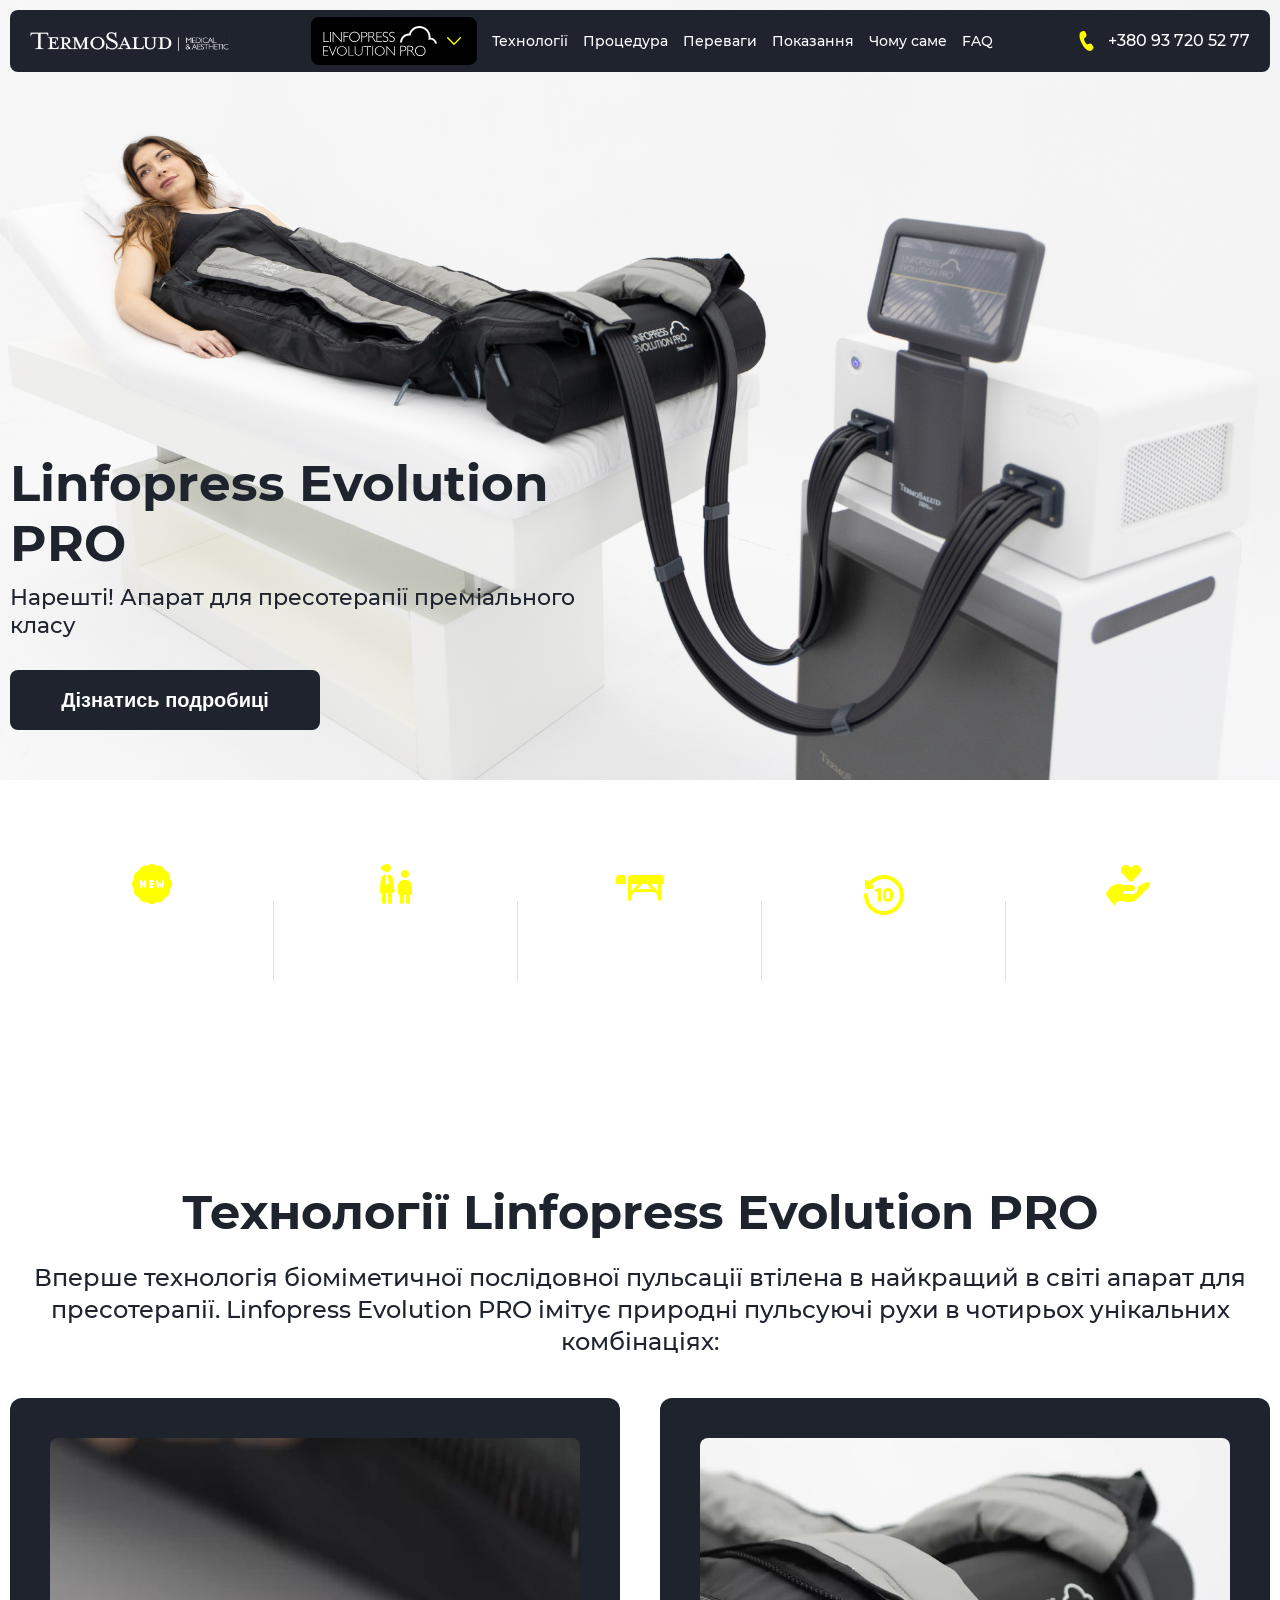
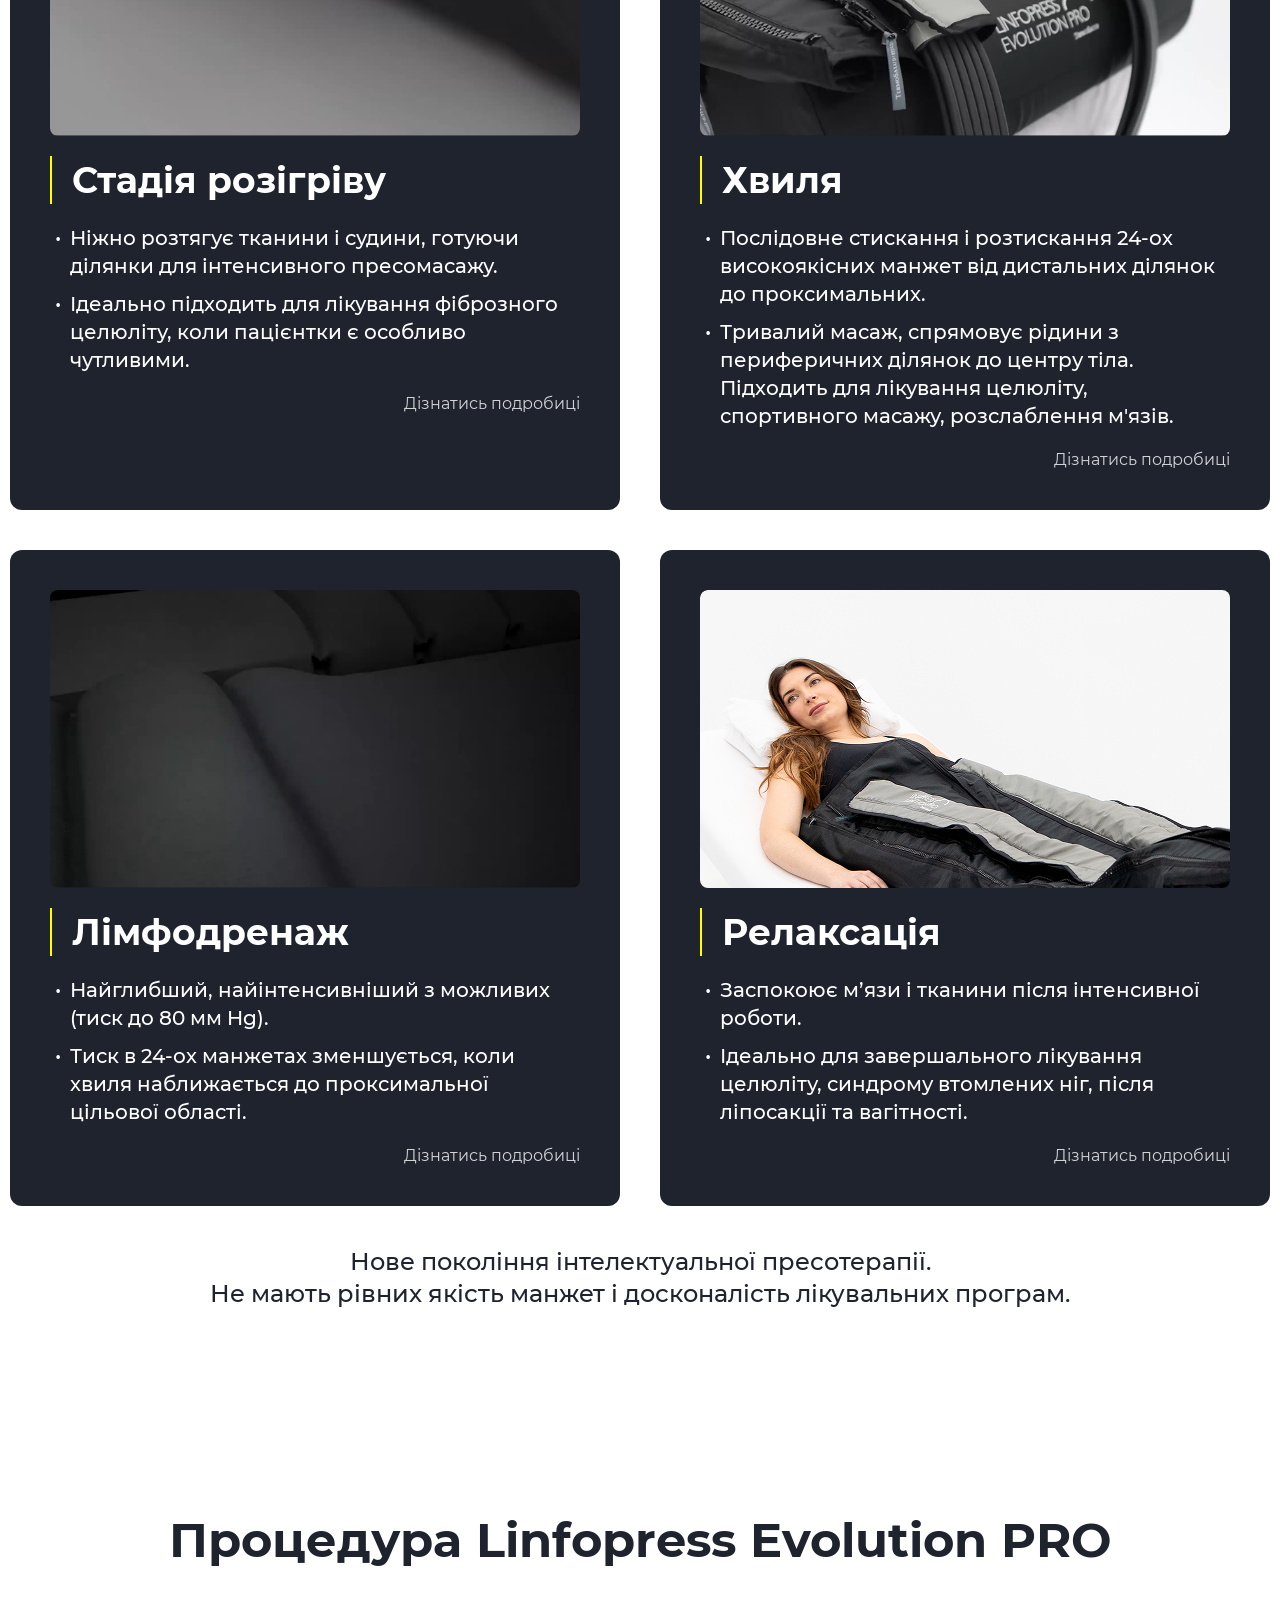
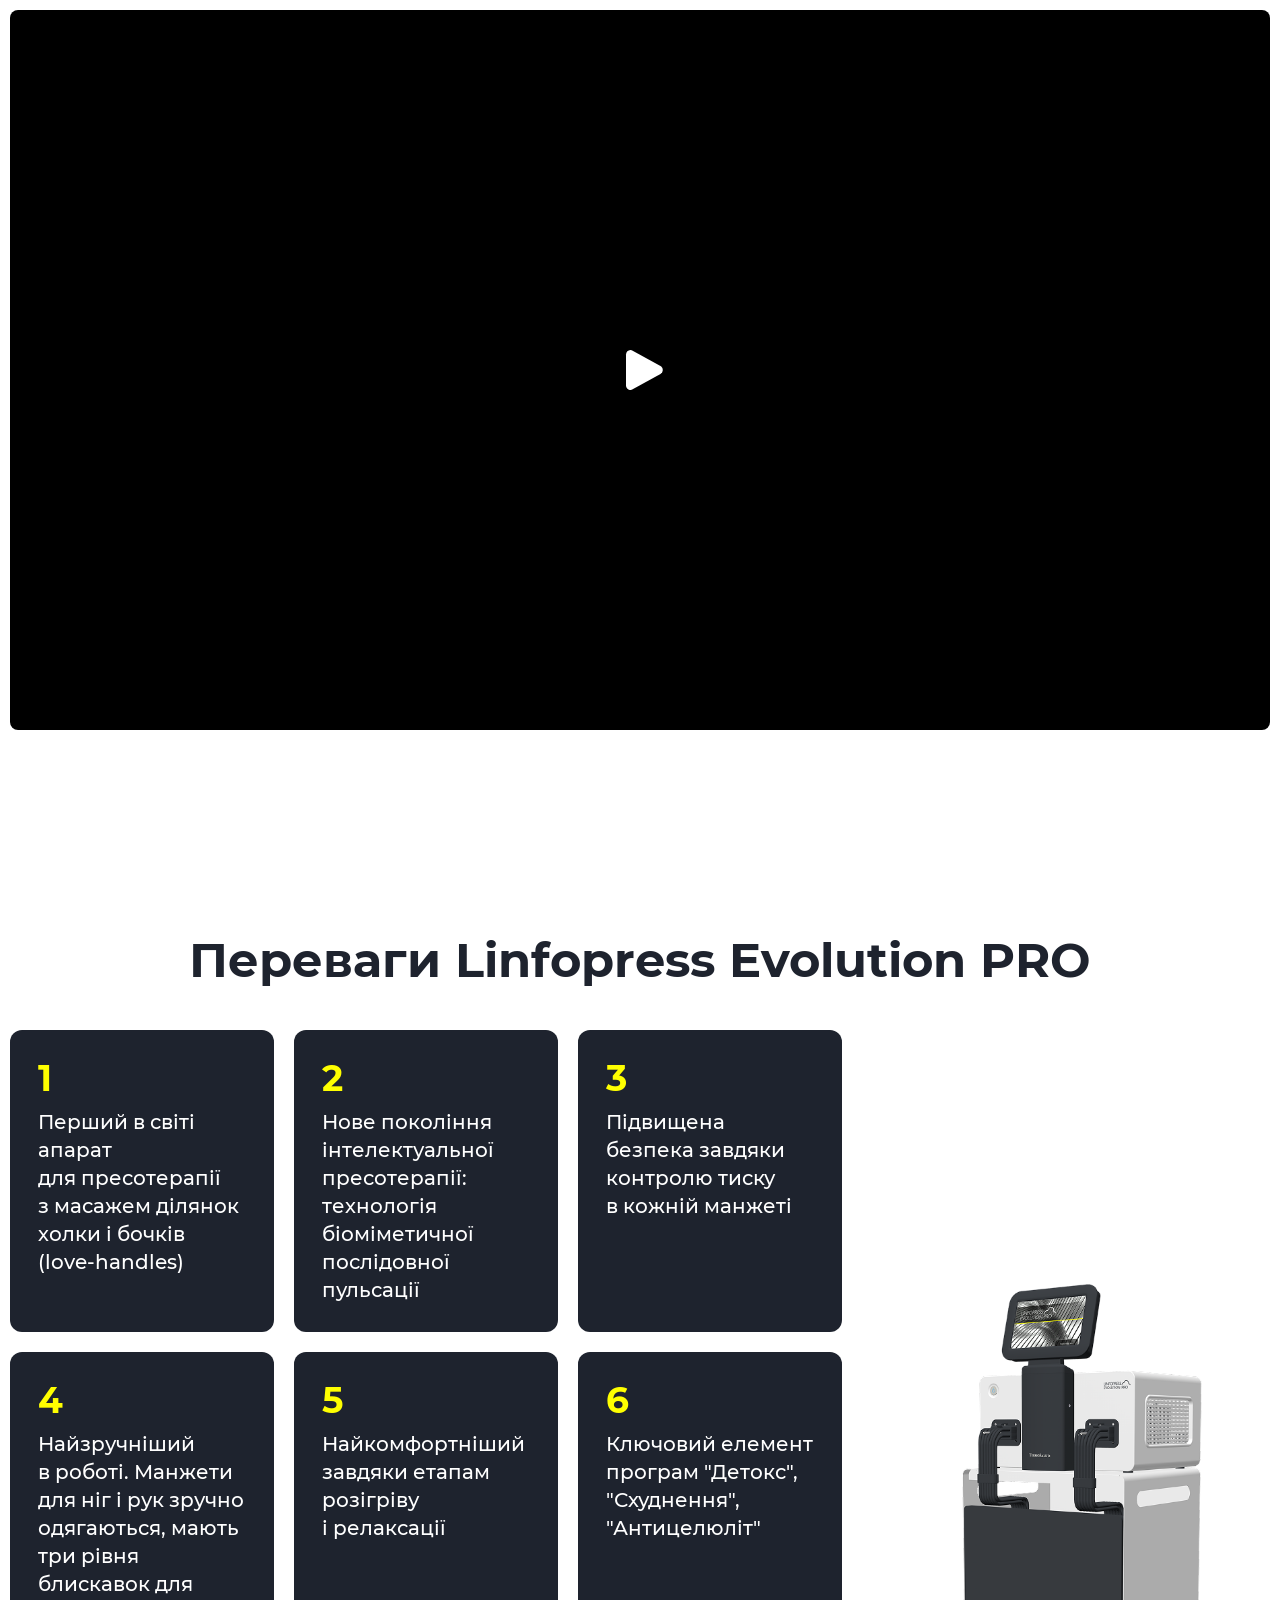
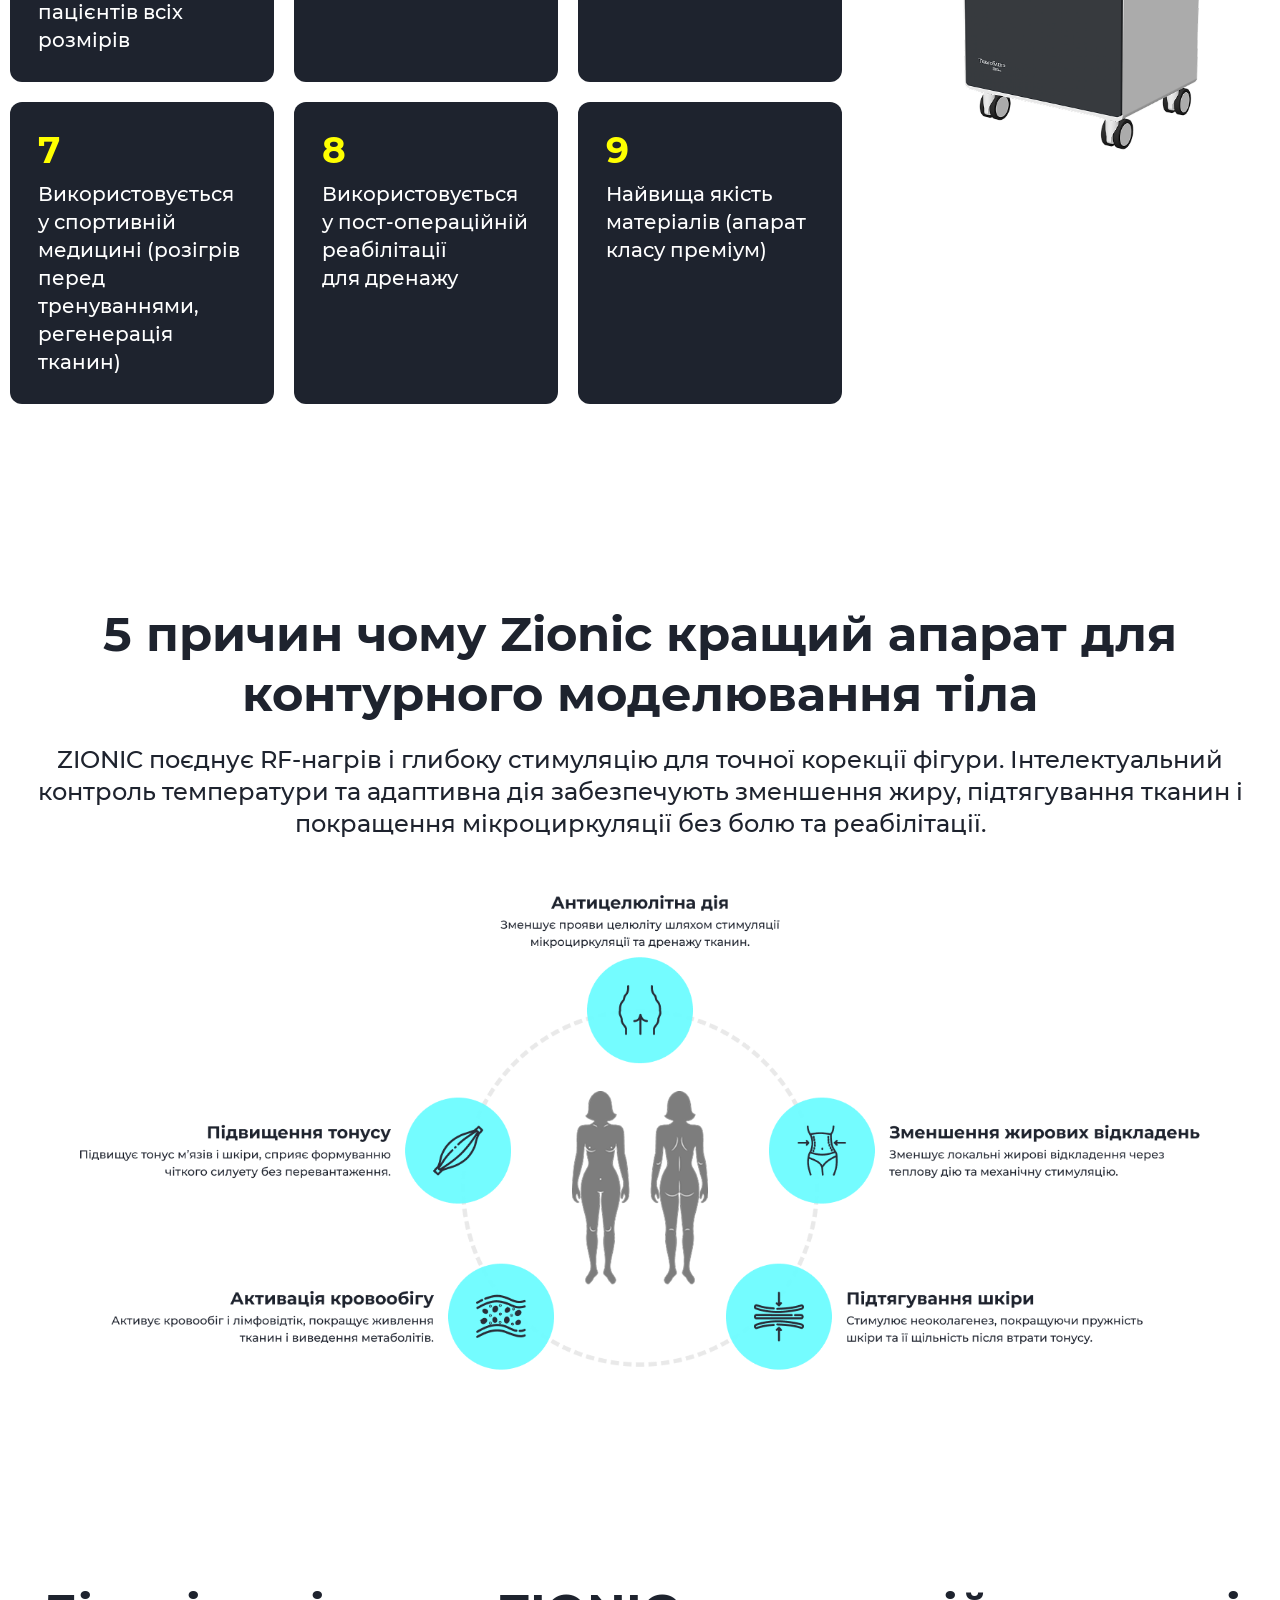
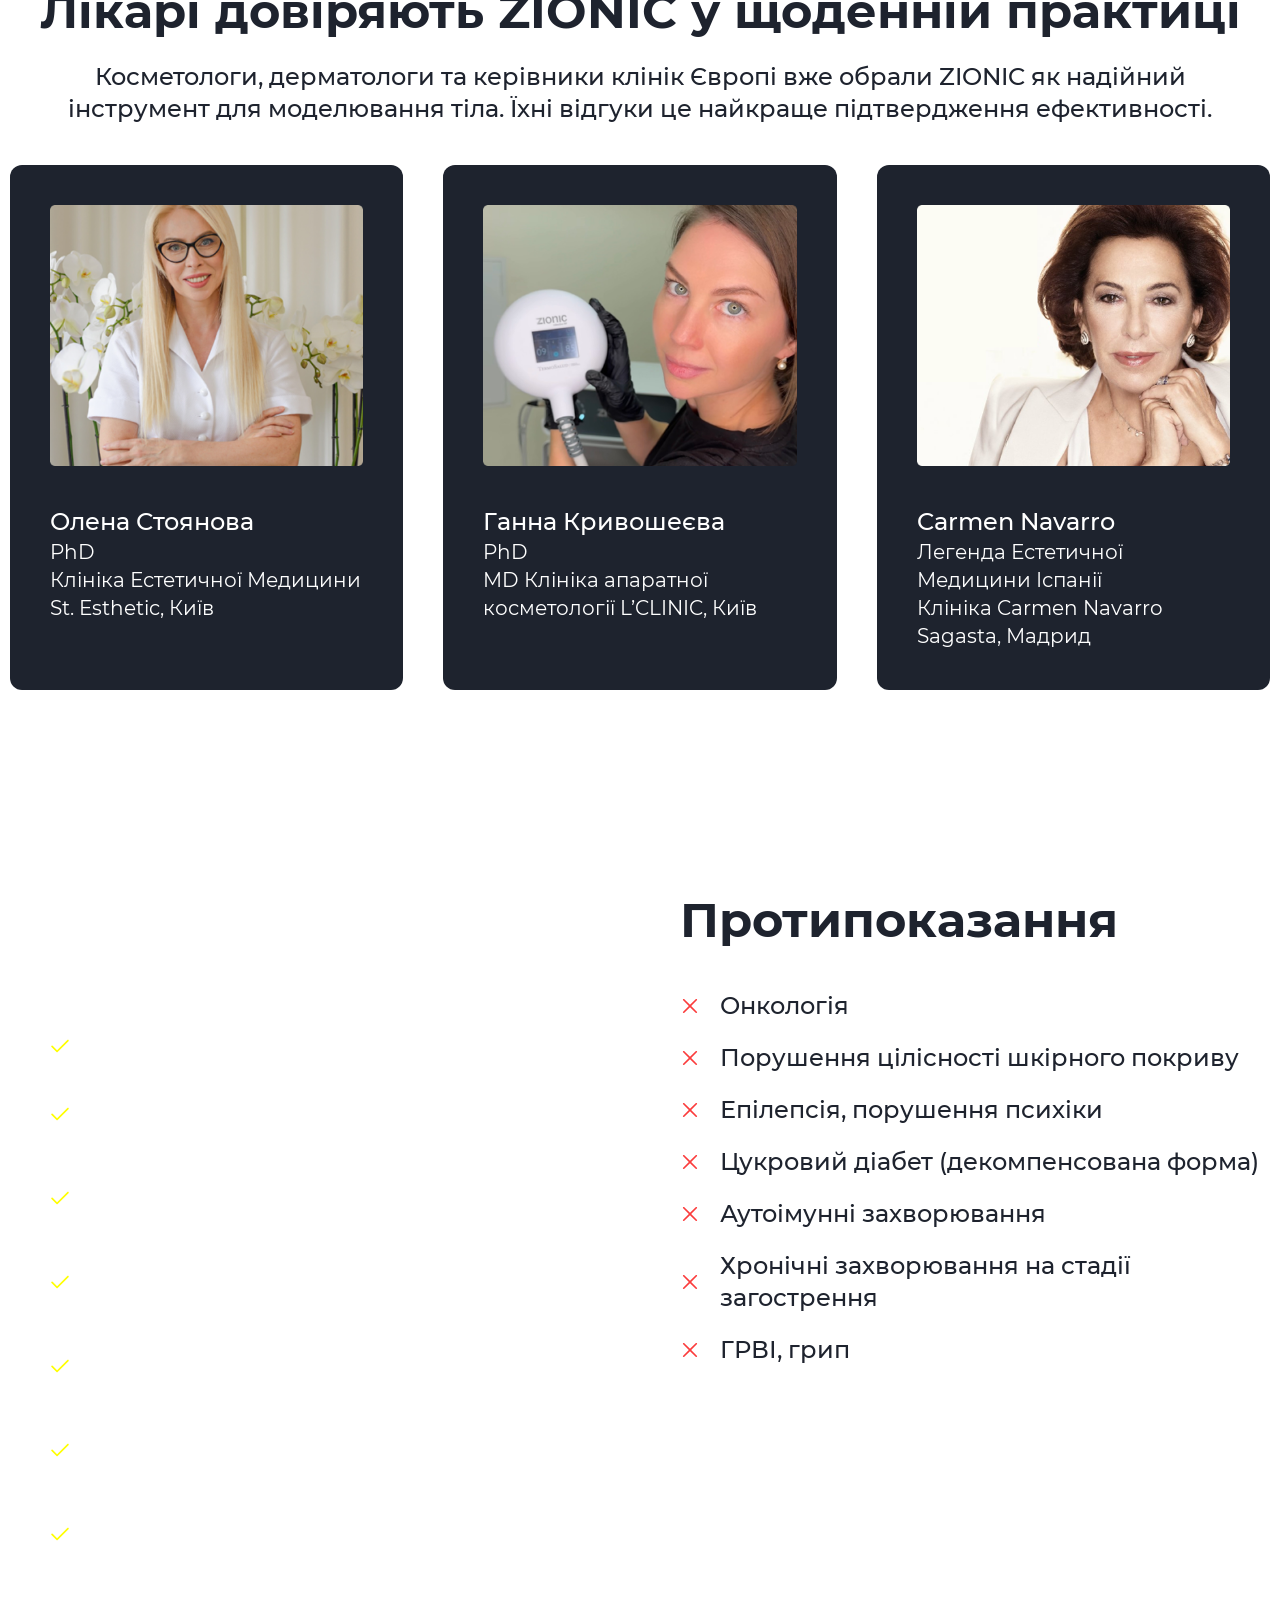
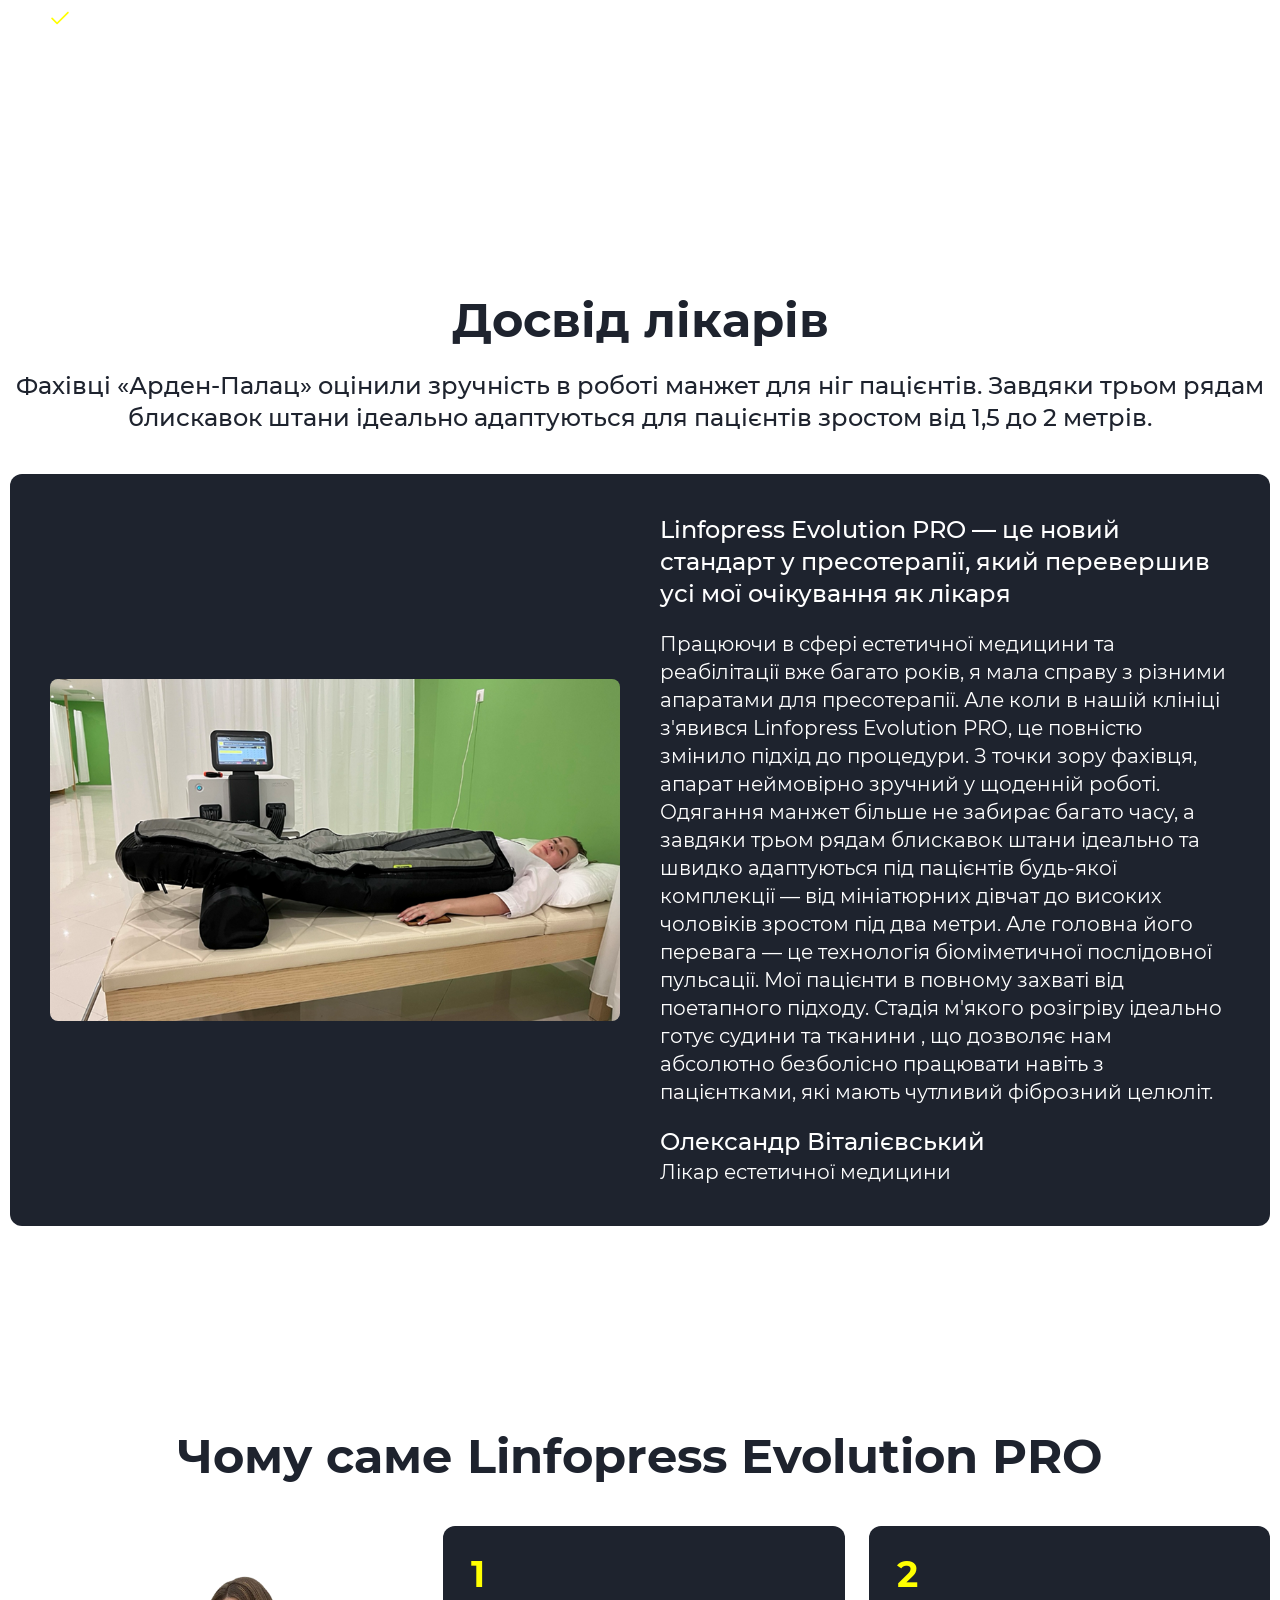
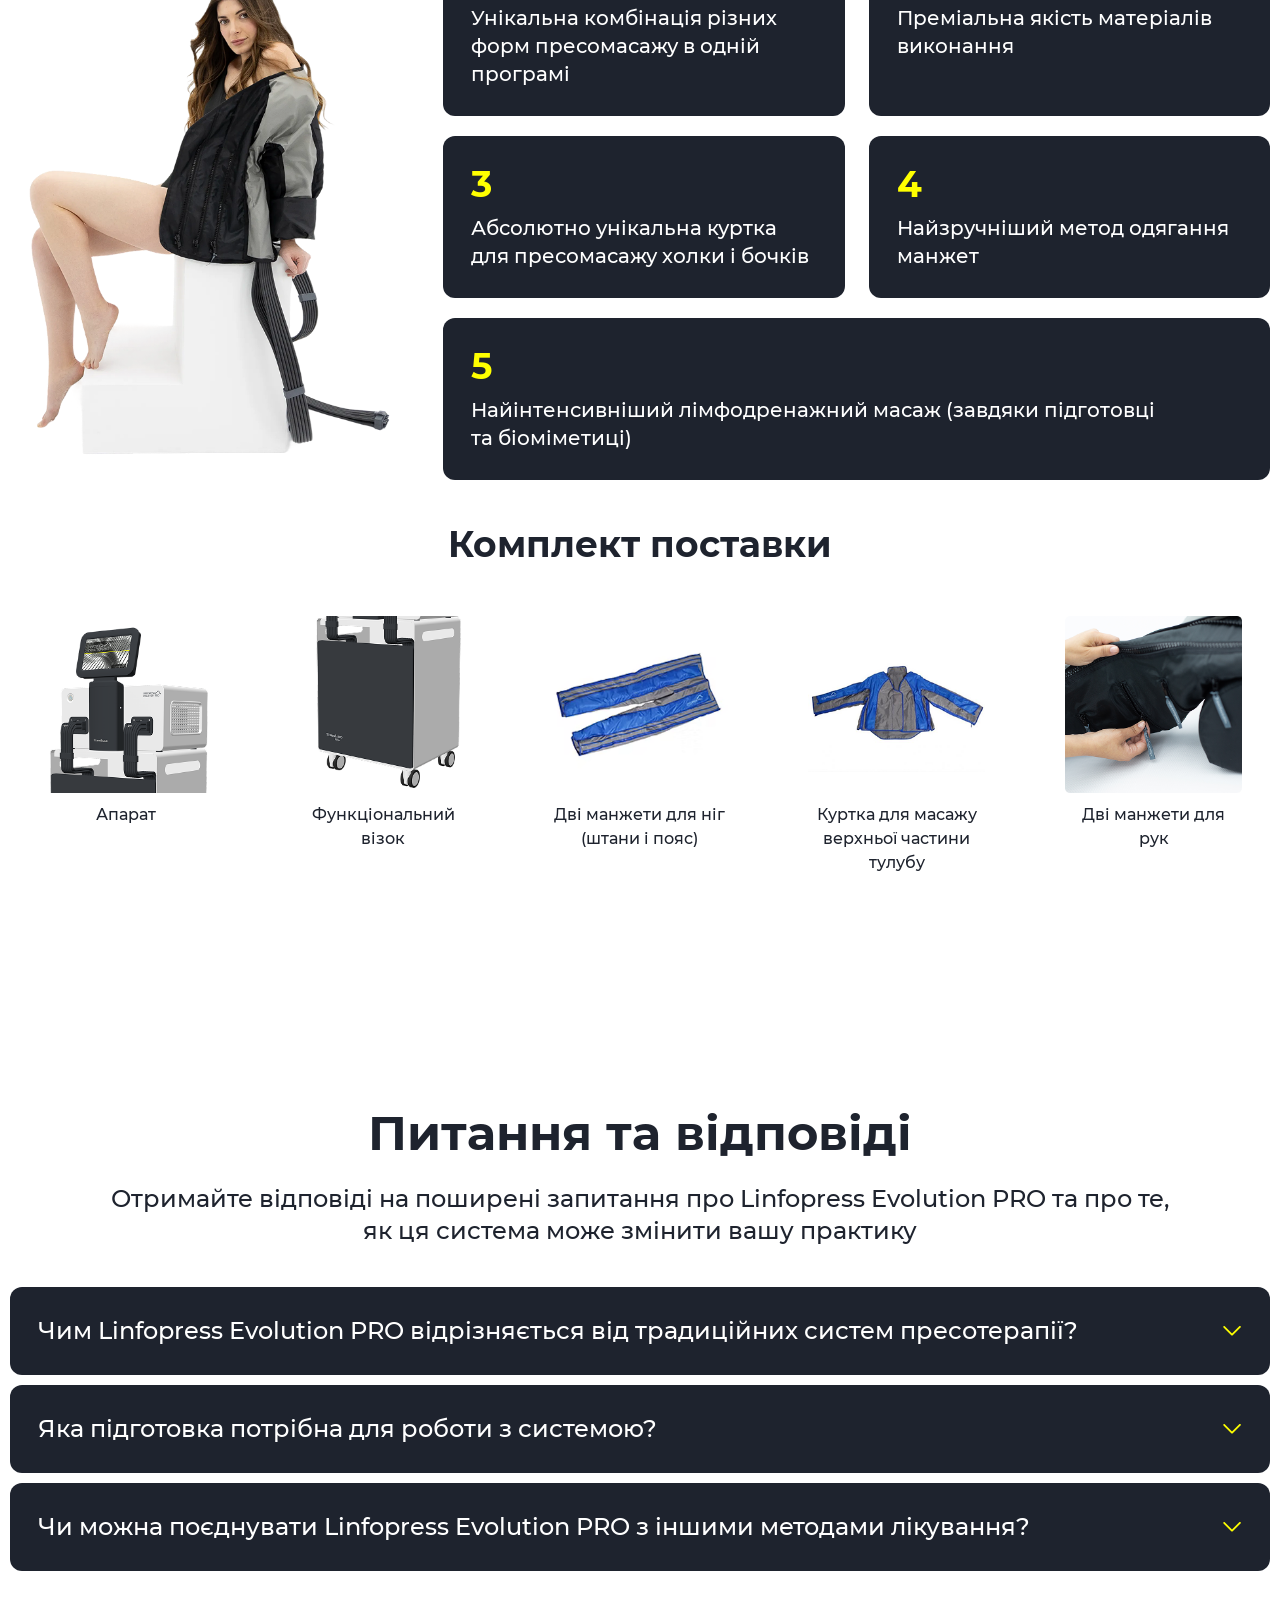
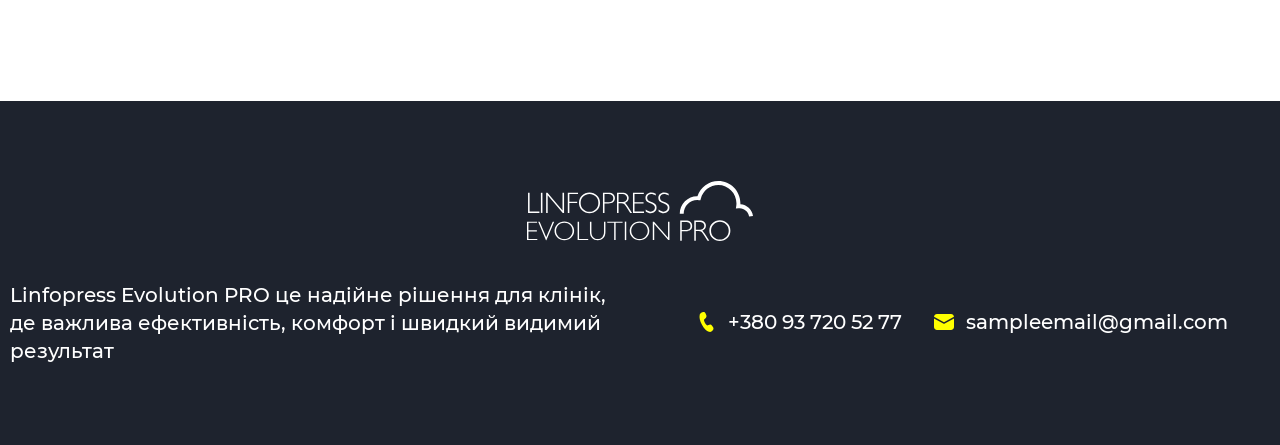
<file: linfopress2.html>
<!DOCTYPE html><html lang="ru" class="theme-light">
	<head>
		<title>TermoSalud</title>
		<meta name="description" content="">
		<meta name="keywords" content="">	
		<meta property="og:title" content="">
		<meta property="og:type" content="website">
		<meta property="og:url" content="http://">
		<meta property="og:image" content="ru.html">
		<meta http-equiv="X-UA-Compatible" content="IE=edge">
		<meta charset="utf-8">
		<meta name="viewport" content="width=device-width, initial-scale=1, shrink-to-fit=no">
		<link rel="shortcut icon" href="images/favicon.ico" type="image/x-icon">
		<link href="css/style.css" rel="stylesheet">
        <link href="css/aos.css" rel="stylesheet">
		<link href="css/responsive.css" rel="stylesheet">
		<script type="text/javascript" src="js/jquery.min.js"></script>
		<script type="text/javascript" src="js/swiper.js"></script>
	</head>
	<body>

		<div class="wrapper">
			<div class="content">
				<header class="header"  data-aos="zoom-in">
					<a href="/" class="logo">
						<img src="images/logo.svg" alt="logo">
					</a>
					<div class="header-center">
						<div class="header-block-another">
                            <div class="custom-select-logo">
                                <div class="select-display" onclick="toggleSelect()">
                                <img src="images/linfopress.svg" alt="">
                                <svg class="select-arrow" width="16" height="16" viewBox="0 0 16 16" fill="none" xmlns="http://www.w3.org/2000/svg">
                                    <path d="M13.8621 4.20374L8 10.3207L2.13793 4.20374C1.87759 3.93209 1.45559 3.93209 1.19525 4.20374C0.934916 4.4754 0.934916 4.91575 1.19525 5.1874L7.52866 11.7962C7.659 11.9322 7.82933 12 8 12C8.17067 12 8.341 11.9322 8.47134 11.7962L14.8047 5.1874C15.0651 4.91575 15.0651 4.4754 14.8047 4.20374C14.5444 3.93209 14.1224 3.93209 13.8621 4.20374Z" fill="#FFFF00"/>
                                    </svg>
                                </div>
                                
                                <div class="select-options" id="selectOptions">
                                <a href="#" class="option-item">
                                    <img src="images/zionic.svg" alt="">
                                </a>
                                <a href="#" class="option-item">
                                    <img src="images/linfopress.svg" alt="">
                                </a>
                                </div>
                            </div>
                            <script>
                                function toggleSelect() {
                                const options = document.getElementById('selectOptions');
                                const arrow = document.querySelector('.select-arrow');
                                options.classList.toggle('open');
                                arrow.classList.toggle('open');
                                }

                                // Закрыть при клике вне селекта
                                document.addEventListener('click', (e) => {
                                const select = document.querySelector('.custom-select-logo');
                                if (!select.contains(e.target)) {
                                    document.getElementById('selectOptions').classList.remove('open');
                                    document.querySelector('.select-arrow').classList.remove('open');
                                }
                                });
                            </script>
                            
                            <ul class="header-ul">
                                <li>
                                    <a href="#technologies">Технології</a>
                                </li>
                                <li>
                                    <a href="#procedure">Процедура</a>
                                </li>
                                <li>
                                    <a href="#advantages">Переваги</a>
                                </li>
                                <li>
                                    <a href="#indications">Показання</a>
                                </li>
                                <li>
                                    <a href="#why">Чому саме</a>
                                </li>
                                <li>
                                    <a href="#faq">FAQ</a>
                                </li>
                            </ul>
                        </div>
					</div>	
					<a class="header-phone" href="tel:+380937205277">
						<img src="images/phone.svg" alt="">
						+380 93 720 52 77
					</a>
				</header>
				<div class="center">
                    <div class="another-pages-banner" style="background-image: url('images/content/linfopress-main-banner.png');">
                        <img src="images/content/linfopress-main-banner-mob.png" alt="" class="another-pages-banner-bg-mobile">
                        <div class="container">
                            <div data-aos="fade-up" data-aos-delay="200">
                                Linfopress Evolution PRO
                            </div>
                            <div data-aos="fade-up" data-aos-delay="400">
                                Нарешті! Апарат для пресотерапії преміального класу
                            </div>
                            <button data-aos="fade-up" data-aos-delay="600" data-aos-offset="0">Дізнатись подробиці</button>
                        </div>
                    </div>
                    <div class="advantages fade-up">
                        <div class="container">        
                            <div class="advantages-video-bg">
                                <video autoplay muted loop playsinline>
                                    <source src="images/presentation-video.mp4" type="video/mp4">
                                </video>
                                <div class="advantages-video-content">
                                    <ul>
                                        <li data-aos="fade-up" data-aos-delay="0">
                                            <div>
                                                <img src="images/advantages/1.svg" alt="">
                                            </div>
                                            <div>
                                                Нове покоління
                                            </div>
                                            <div>
                                                Нове покоління комбінаторної пресотерапії
                                            </div>
                                        </li>
                                        <li data-aos="fade-up" data-aos-delay="100">
                                            <div>
                                                <img src="images/advantages/2.svg" alt="">
                                            </div>
                                            <div>
                                                Для всіх розмірів
                                            </div>
                                            <div>
                                                 Три рівня блискавок для пацієнтів всіх розмірів   
                                            </div>
                                        </li>
                                        <li data-aos="fade-up" data-aos-delay="200">
                                            <div>
                                                <img src="images/advantages/3.svg" alt="">
                                            </div>
                                            <div>
                                                4 етапи
                                            </div>
                                            <div>
                                                Чотири етапи пульсуючої пневматичної компресії
                                            </div>
                                        </li>
                                        <li data-aos="fade-up" data-aos-delay="300">
                                            <div>
                                                <img src="images/advantages/4.svg" alt="">
                                            </div>
                                            <div>
                                                10 програм    
                                            </div>
                                            <div>
                                                Десять програм послідовної біоміметич
                                            </div>
                                        </li>
                                        <li data-aos="fade-up" data-aos-delay="400">
                                            <div>
                                                <img src="images/advantages/5.svg" alt="">
                                            </div>
                                            <div>
                                                Унікальність
                                            </div>
                                            <div>
                                                Тільки в Linfopress: пресомасаж холки і love-handles
                                            </div>
                                        </li>
                                    </ul>
                                </div>
                            </div>
                        </div>
                    </div>
                    <div class="technologies fade-up" id="technologies">
                        <div class="container">
                            <div class="big-title" data-aos="fade-up" data-aos-delay="50">Технології Linfopress Evolution PRO</div>
                            <div class="technologies-top-text" data-aos="fade-up" data-aos-delay="200">Вперше технологія біоміметичної послідовної пульсації втілена в найкращий в світі апарат для пресотерапії. Linfopress Evolution PRO імітує природні пульсуючі рухи в чотирьох унікальних комбінаціях:</div>
                            <div class="technologies-row row">
                                <div class="col-lg-6">
                                    <a href="#" class="technologies-item" data-toggle="modal" data-target="#techModal1" data-aos="fade-up" data-aos-delay="300">
                                        <div class="ti-video-block">
                                            <video muted loop playsinline preload="none" poster="images/technologies/1-preview.png">
                                            <source src="images/technologies/1.mp4" type="video/mp4">
                                            </video>
                                        </div>
                                        <div class="ti-name">Стадія розігріву</div>
                                        <div class="ti-descr">
                                            <ol>
                                            <li>Ніжно розтягує тканини і судини, готуючи ділянки для інтенсивного пресомасажу.</li>
                                            <li>Ідеально підходить для лікування фіброзного целюліту, коли пацієнтки є особливо чутливими.</li>
                                            </ol>
                                        </div>
                                        <div class="ti-show-more">Дізнатись подробиці</div>
                                    </a>
                                </div>
                                <div class="col-lg-6">
                                    <a href="#" class="technologies-item" data-toggle="modal" data-target="#techModal2" data-aos="fade-up" data-aos-delay="500">
                                        <div class="ti-video-block">
                                            <video muted loop playsinline preload="none" poster="images/technologies/2-preview.png">
                                            <source src="images/technologies/2.mp4" type="video/mp4">
                                            </video>
                                        </div>
                                        <div class="ti-name">
                                            Хвиля
                                        </div>
                                        <div class="ti-descr">
                                             <ol>
                                                <li>
                                                    Послідовне стискання і розтискання 24-ох високоякісних манжет від дистальних ділянок до проксимальних.
                                                </li>
                                                 <li>
                                                   Тривалий масаж, спрямовує рідини з периферичних ділянок до центру тіла. Підходить для лікування целюліту, спортивного масажу, розслаблення м'язів.     
                                                </li>
                                            </ol>
                                        </div>
                                        <div class="ti-show-more">
                                            Дізнатись подробиці
                                        </div>
                                    </a>
                                </div>
                                <div class="col-lg-6">
                                    <a href="#" class="technologies-item" data-toggle="modal" data-target="#techModal3" data-aos="fade-up" data-aos-delay="300">
                                        <div class="ti-video-block">
                                            <video muted loop playsinline preload="none" poster="images/technologies/3-preview.png">
                                            <source src="images/technologies/3.mp4" type="video/mp4">
                                            </video>
                                        </div>
                                        <div class="ti-name">
                                            Лімфодренаж
                                        </div>
                                        <div class="ti-descr">
                                             <ol>
                                                <li>
                                                    Найглибший, найінтенсивніший з можливих (тиск до 80 мм Hg).
                                                </li>
                                                 <li>
                                                    Тиск в 24-ох манжетах зменшується, коли хвиля наближається до проксимальної цільової області.
                                                </li>
                                            </ol>
                                        </div>
                                        <div class="ti-show-more">
                                            Дізнатись подробиці
                                        </div>
                                    </a>
                                </div>
                                <div class="col-lg-6">
                                    <a href="#" class="technologies-item" data-toggle="modal" data-target="#techModal4" data-aos="fade-up" data-aos-delay="500">
                                        <div class="ti-video-block">
                                            <img src="images/technologies/4-preview.png" alt="">
                                        </div>
                                        <div class="ti-name">
                                            Релаксація
                                        </div>
                                        <div class="ti-descr">
                                             <ol>
                                                <li>
                                                   Заспокоює м’язи і тканини після інтенсивної роботи.
                                                </li>
                                                 <li>
                                                    Ідеально для завершального лікування целюліту, синдрому втомлених ніг, після ліпосакції та вагітності.
                                                </li>
                                            </ol>
                                        </div>
                                        <div class="ti-show-more">
                                            Дізнатись подробиці
                                        </div>
                                    </a>
                                </div>
                            </div>
                            <div class="technologies-bottom-text" data-aos="fade-up" data-aos-delay="200">
                                Нове покоління інтелектуальної пресотерапії. <br>
                                Не мають рівних якість манжет і досконалість лікувальних програм.
                            </div>
                        </div>
                    </div>

                    <script>
                        document.addEventListener('DOMContentLoaded', () => {
                            const items = document.querySelectorAll('.technologies-item');

                            const isMobile = () => window.innerWidth <= 991;

                            items.forEach(item => {
                                const video = item.querySelector('video');
                                /* ---------- DESKTOP: hover ---------- */
                                const playOnHover = () => {
                                item.addEventListener('mouseenter', () => {
                                    if (!isMobile()) {
                                    video.play();
                                    }
                                });
                                item.addEventListener('mouseleave', () => {
                                    if (!isMobile()) {
                                    video.pause();
                                    video.currentTime = 0;
                                    }
                                });
                                };
                                playOnHover();
                                /* ---------- MOBILE: scroll ---------- */
                                const observer = new IntersectionObserver(entries => {
                                entries.forEach(entry => {
                                    if (isMobile()) {
                                    if (entry.isIntersecting) {
                                        video.play();
                                    } else {
                                        video.pause();
                                        video.currentTime = 0;
                                    }
                                    }
                                });
                                }, {
                                threshold: 0.5
                                });
                                observer.observe(item);
                            });
                        });
                        </script>

                        <div class="modal fade tech-modal" id="techModal1" tabindex="-1">
                            <button type="button" class="close" data-dismiss="modal">
                                <svg width="48" height="48" viewBox="0 0 48 48" fill="none" xmlns="http://www.w3.org/2000/svg">
                                <path d="M12.6862 9.85784C12.5014 9.66779 12.2807 9.51635 12.037 9.41233C11.7932 9.30831 11.5311 9.25377 11.2661 9.2519C11.0011 9.25003 10.7383 9.30085 10.493 9.40141C10.2478 9.50197 10.025 9.65028 9.8376 9.8377C9.65018 10.0251 9.50188 10.2479 9.40131 10.4931C9.30075 10.7384 9.24993 11.0011 9.2518 11.2662C9.25368 11.5312 9.30821 11.7933 9.41223 12.037C9.51625 12.2808 9.66769 12.5015 9.85774 12.6863L35.3136 38.1421C35.4983 38.3322 35.719 38.4836 35.9628 38.5876C36.2066 38.6916 36.4686 38.7462 36.7337 38.748C36.9987 38.7499 37.2615 38.6991 37.5067 38.5985C37.7519 38.498 37.9747 38.3497 38.1622 38.1622C38.3496 37.9748 38.4979 37.752 38.5984 37.5068C38.699 37.2616 38.7498 36.9988 38.7479 36.7338C38.7461 36.4687 38.6915 36.2067 38.5875 35.9629C38.4835 35.7191 38.3321 35.4984 38.142 35.3137L12.6862 9.85784Z" fill="#FFFF00"/>
                                <path d="M9.85832 35.3138C9.66827 35.4986 9.51684 35.7193 9.41282 35.963C9.30879 36.2068 9.25426 36.4689 9.25239 36.7339C9.25051 36.9989 9.30134 37.2617 9.4019 37.507C9.50246 37.7522 9.65076 37.975 9.83818 38.1624C10.0256 38.3498 10.2484 38.4981 10.4936 38.5987C10.7389 38.6992 11.0016 38.7501 11.2667 38.7482C11.5317 38.7463 11.7938 38.6918 12.0375 38.5878C12.2813 38.4837 12.502 38.3323 12.6868 38.1423L38.1426 12.6864C38.3326 12.5017 38.4841 12.281 38.5881 12.0372C38.6921 11.7934 38.7467 11.5314 38.7485 11.2663C38.7504 11.0013 38.6996 10.7385 38.599 10.4933C38.4985 10.2481 38.3502 10.0253 38.1627 9.83784C37.9753 9.65042 37.7525 9.50212 37.5073 9.40156C37.2621 9.30099 36.9993 9.25018 36.7342 9.25205C36.4692 9.25392 36.2072 9.30845 35.9634 9.41247C35.7196 9.5165 35.4989 9.66793 35.3142 9.85799L9.85832 35.3138Z" fill="#FFFF00"/>
                                </svg>
                            </button>
                            <div class="modal-dialog modal-xs modal-dialog-centered">
                                <div class="modal-content">
                                    <div class="modal-video">
                                        <video class="modal-video" controls loop playsinline>
                                         <source src="images/technologies/1.mp4" type="video/mp4">
                                        </video>
                                    </div>
                                    <div class="ti-name">
                                        Стадія розігріву
                                    </div>
                                    <div class="ti-descr">
                                        Послідовне стискання і розтискання 24-ох високоякісних манжет від дистальних ділянок до проксимальних. Тривалий масаж, спрямовує рідини з периферичних ділянок до центру тіла, стимулюючи повернення та реабсорбцію рідин. Цей масажний ефект підходить для лікування целюліту, спортивного масажу, передліпосакції та м'язової релаксації.
                                        <br>
                                        Послідовне стискання і розтискання 24-ох високоякісних манжет від дистальних ділянок до проксимальних. Тривалий масаж, спрямовує рідини з периферичних ділянок до центру тіла, стимулюючи повернення та реабсорбцію рідин. Цей масажний ефект підходить для лікування целюліту, спортивного масажу, передліпосакції та м'язової релаксації.
                                    </div>
                                </div>
                            </div>
                        </div>

                        <div class="modal fade tech-modal" id="techModal2" tabindex="-1">
                            <button type="button" class="close" data-dismiss="modal">
                                <svg width="48" height="48" viewBox="0 0 48 48" fill="none" xmlns="http://www.w3.org/2000/svg">
                                <path d="M12.6862 9.85784C12.5014 9.66779 12.2807 9.51635 12.037 9.41233C11.7932 9.30831 11.5311 9.25377 11.2661 9.2519C11.0011 9.25003 10.7383 9.30085 10.493 9.40141C10.2478 9.50197 10.025 9.65028 9.8376 9.8377C9.65018 10.0251 9.50188 10.2479 9.40131 10.4931C9.30075 10.7384 9.24993 11.0011 9.2518 11.2662C9.25368 11.5312 9.30821 11.7933 9.41223 12.037C9.51625 12.2808 9.66769 12.5015 9.85774 12.6863L35.3136 38.1421C35.4983 38.3322 35.719 38.4836 35.9628 38.5876C36.2066 38.6916 36.4686 38.7462 36.7337 38.748C36.9987 38.7499 37.2615 38.6991 37.5067 38.5985C37.7519 38.498 37.9747 38.3497 38.1622 38.1622C38.3496 37.9748 38.4979 37.752 38.5984 37.5068C38.699 37.2616 38.7498 36.9988 38.7479 36.7338C38.7461 36.4687 38.6915 36.2067 38.5875 35.9629C38.4835 35.7191 38.3321 35.4984 38.142 35.3137L12.6862 9.85784Z" fill="#FFFF00"/>
                                <path d="M9.85832 35.3138C9.66827 35.4986 9.51684 35.7193 9.41282 35.963C9.30879 36.2068 9.25426 36.4689 9.25239 36.7339C9.25051 36.9989 9.30134 37.2617 9.4019 37.507C9.50246 37.7522 9.65076 37.975 9.83818 38.1624C10.0256 38.3498 10.2484 38.4981 10.4936 38.5987C10.7389 38.6992 11.0016 38.7501 11.2667 38.7482C11.5317 38.7463 11.7938 38.6918 12.0375 38.5878C12.2813 38.4837 12.502 38.3323 12.6868 38.1423L38.1426 12.6864C38.3326 12.5017 38.4841 12.281 38.5881 12.0372C38.6921 11.7934 38.7467 11.5314 38.7485 11.2663C38.7504 11.0013 38.6996 10.7385 38.599 10.4933C38.4985 10.2481 38.3502 10.0253 38.1627 9.83784C37.9753 9.65042 37.7525 9.50212 37.5073 9.40156C37.2621 9.30099 36.9993 9.25018 36.7342 9.25205C36.4692 9.25392 36.2072 9.30845 35.9634 9.41247C35.7196 9.5165 35.4989 9.66793 35.3142 9.85799L9.85832 35.3138Z" fill="#FFFF00"/>
                                </svg>
                            </button>
                            <div class="modal-dialog modal-xs modal-dialog-centered">
                                <div class="modal-content">
                                    <div class="modal-video">
                                        <video class="modal-video" controls loop playsinline>
                                         <source src="images/technologies/2.mp4" type="video/mp4">
                                        </video>
                                    </div>
                                    <div class="ti-name">
                                        Хвиля
                                    </div>
                                    <div class="ti-descr">
                                        Послідовне стискання і розтискання 24-ох високоякісних манжет від дистальних ділянок до проксимальних. Тривалий масаж, спрямовує рідини з периферичних ділянок до центру тіла, стимулюючи повернення та реабсорбцію рідин. Цей масажний ефект підходить для лікування целюліту, спортивного масажу, передліпосакції та м'язової релаксації.
                                        <br>
                                        Послідовне стискання і розтискання 24-ох високоякісних манжет від дистальних ділянок до проксимальних. Тривалий масаж, спрямовує рідини з периферичних ділянок до центру тіла, стимулюючи повернення та реабсорбцію рідин. Цей масажний ефект підходить для лікування целюліту, спортивного масажу, передліпосакції та м'язової релаксації.
                                    </div>
                                </div>
                            </div>
                        </div>

                        <div class="modal fade tech-modal" id="techModal3" tabindex="-1">
                            <button type="button" class="close" data-dismiss="modal">
                                <svg width="48" height="48" viewBox="0 0 48 48" fill="none" xmlns="http://www.w3.org/2000/svg">
                                <path d="M12.6862 9.85784C12.5014 9.66779 12.2807 9.51635 12.037 9.41233C11.7932 9.30831 11.5311 9.25377 11.2661 9.2519C11.0011 9.25003 10.7383 9.30085 10.493 9.40141C10.2478 9.50197 10.025 9.65028 9.8376 9.8377C9.65018 10.0251 9.50188 10.2479 9.40131 10.4931C9.30075 10.7384 9.24993 11.0011 9.2518 11.2662C9.25368 11.5312 9.30821 11.7933 9.41223 12.037C9.51625 12.2808 9.66769 12.5015 9.85774 12.6863L35.3136 38.1421C35.4983 38.3322 35.719 38.4836 35.9628 38.5876C36.2066 38.6916 36.4686 38.7462 36.7337 38.748C36.9987 38.7499 37.2615 38.6991 37.5067 38.5985C37.7519 38.498 37.9747 38.3497 38.1622 38.1622C38.3496 37.9748 38.4979 37.752 38.5984 37.5068C38.699 37.2616 38.7498 36.9988 38.7479 36.7338C38.7461 36.4687 38.6915 36.2067 38.5875 35.9629C38.4835 35.7191 38.3321 35.4984 38.142 35.3137L12.6862 9.85784Z" fill="#FFFF00"/>
                                <path d="M9.85832 35.3138C9.66827 35.4986 9.51684 35.7193 9.41282 35.963C9.30879 36.2068 9.25426 36.4689 9.25239 36.7339C9.25051 36.9989 9.30134 37.2617 9.4019 37.507C9.50246 37.7522 9.65076 37.975 9.83818 38.1624C10.0256 38.3498 10.2484 38.4981 10.4936 38.5987C10.7389 38.6992 11.0016 38.7501 11.2667 38.7482C11.5317 38.7463 11.7938 38.6918 12.0375 38.5878C12.2813 38.4837 12.502 38.3323 12.6868 38.1423L38.1426 12.6864C38.3326 12.5017 38.4841 12.281 38.5881 12.0372C38.6921 11.7934 38.7467 11.5314 38.7485 11.2663C38.7504 11.0013 38.6996 10.7385 38.599 10.4933C38.4985 10.2481 38.3502 10.0253 38.1627 9.83784C37.9753 9.65042 37.7525 9.50212 37.5073 9.40156C37.2621 9.30099 36.9993 9.25018 36.7342 9.25205C36.4692 9.25392 36.2072 9.30845 35.9634 9.41247C35.7196 9.5165 35.4989 9.66793 35.3142 9.85799L9.85832 35.3138Z" fill="#FFFF00"/>
                                </svg>
                            </button>
                            <div class="modal-dialog modal-xs modal-dialog-centered">
                                <div class="modal-content">
                                    <div class="modal-video">
                                        <video class="modal-video" controls loop playsinline>
                                         <source src="images/technologies/3.mp4" type="video/mp4">
                                        </video>
                                    </div>
                                    <div class="ti-name">
                                        Лімфодренаж
                                    </div>
                                    <div class="ti-descr">
                                        Послідовне стискання і розтискання 24-ох високоякісних манжет від дистальних ділянок до проксимальних. Тривалий масаж, спрямовує рідини з периферичних ділянок до центру тіла, стимулюючи повернення та реабсорбцію рідин. Цей масажний ефект підходить для лікування целюліту, спортивного масажу, передліпосакції та м'язової релаксації.
                                        <br>
                                        Послідовне стискання і розтискання 24-ох високоякісних манжет від дистальних ділянок до проксимальних. Тривалий масаж, спрямовує рідини з периферичних ділянок до центру тіла, стимулюючи повернення та реабсорбцію рідин. Цей масажний ефект підходить для лікування целюліту, спортивного масажу, передліпосакції та м'язової релаксації.
                                    </div>
                                </div>
                            </div>
                        </div>

                        <div class="modal fade tech-modal" id="techModal4" tabindex="-1">
                            <button type="button" class="close" data-dismiss="modal">
                                <svg width="48" height="48" viewBox="0 0 48 48" fill="none" xmlns="http://www.w3.org/2000/svg">
                                <path d="M12.6862 9.85784C12.5014 9.66779 12.2807 9.51635 12.037 9.41233C11.7932 9.30831 11.5311 9.25377 11.2661 9.2519C11.0011 9.25003 10.7383 9.30085 10.493 9.40141C10.2478 9.50197 10.025 9.65028 9.8376 9.8377C9.65018 10.0251 9.50188 10.2479 9.40131 10.4931C9.30075 10.7384 9.24993 11.0011 9.2518 11.2662C9.25368 11.5312 9.30821 11.7933 9.41223 12.037C9.51625 12.2808 9.66769 12.5015 9.85774 12.6863L35.3136 38.1421C35.4983 38.3322 35.719 38.4836 35.9628 38.5876C36.2066 38.6916 36.4686 38.7462 36.7337 38.748C36.9987 38.7499 37.2615 38.6991 37.5067 38.5985C37.7519 38.498 37.9747 38.3497 38.1622 38.1622C38.3496 37.9748 38.4979 37.752 38.5984 37.5068C38.699 37.2616 38.7498 36.9988 38.7479 36.7338C38.7461 36.4687 38.6915 36.2067 38.5875 35.9629C38.4835 35.7191 38.3321 35.4984 38.142 35.3137L12.6862 9.85784Z" fill="#FFFF00"/>
                                <path d="M9.85832 35.3138C9.66827 35.4986 9.51684 35.7193 9.41282 35.963C9.30879 36.2068 9.25426 36.4689 9.25239 36.7339C9.25051 36.9989 9.30134 37.2617 9.4019 37.507C9.50246 37.7522 9.65076 37.975 9.83818 38.1624C10.0256 38.3498 10.2484 38.4981 10.4936 38.5987C10.7389 38.6992 11.0016 38.7501 11.2667 38.7482C11.5317 38.7463 11.7938 38.6918 12.0375 38.5878C12.2813 38.4837 12.502 38.3323 12.6868 38.1423L38.1426 12.6864C38.3326 12.5017 38.4841 12.281 38.5881 12.0372C38.6921 11.7934 38.7467 11.5314 38.7485 11.2663C38.7504 11.0013 38.6996 10.7385 38.599 10.4933C38.4985 10.2481 38.3502 10.0253 38.1627 9.83784C37.9753 9.65042 37.7525 9.50212 37.5073 9.40156C37.2621 9.30099 36.9993 9.25018 36.7342 9.25205C36.4692 9.25392 36.2072 9.30845 35.9634 9.41247C35.7196 9.5165 35.4989 9.66793 35.3142 9.85799L9.85832 35.3138Z" fill="#FFFF00"/>
                                </svg>
                            </button>
                            <div class="modal-dialog modal-xs modal-dialog-centered">
                                <div class="modal-content">
                                    <div class="modal-video">
                                        <img src="images/technologies/4-preview.png" alt="">
                                    </div>
                                    <div class="ti-name">
                                        Лімфодренаж
                                    </div>
                                    <div class="ti-descr">
                                        Послідовне стискання і розтискання 24-ох високоякісних манжет від дистальних ділянок до проксимальних. Тривалий масаж, спрямовує рідини з периферичних ділянок до центру тіла, стимулюючи повернення та реабсорбцію рідин. Цей масажний ефект підходить для лікування целюліту, спортивного масажу, передліпосакції та м'язової релаксації.
                                        <br>
                                        Послідовне стискання і розтискання 24-ох високоякісних манжет від дистальних ділянок до проксимальних. Тривалий масаж, спрямовує рідини з периферичних ділянок до центру тіла, стимулюючи повернення та реабсорбцію рідин. Цей масажний ефект підходить для лікування целюліту, спортивного масажу, передліпосакції та м'язової релаксації.
                                    </div>
                                </div>
                            </div>
                        </div>

                        <script>
                            $(document).ready(function () {
                                $('.tech-modal').on('shown.bs.modal', function () {
                                    const video = $(this).find('video').get(0);
                                    if (video) {
                                    video.currentTime = 0;
                                    video.play();
                                    }
                                });
                                $('.tech-modal').on('hide.bs.modal', function () {
                                    const video = $(this).find('video').get(0);
                                    if (video) {
                                    video.pause();
                                    video.currentTime = 0;
                                    }
                                });
                            });
                        </script>
                        <!------end technologies-------->
                    
                        <div class="linfo-video-block fade-up" id="procedure">
                            <div class="container">
                                <div class="big-title" data-aos="fade-up" data-aos-delay="50">Процедура Linfopress Evolution PRO</div>    
                                <div class="video-block js-video-block" data-aos="fade-up" data-aos-delay="200">
                                    <!-- Видео превью -->
                                    <div class="video-poster js-video-poster">
                                        <video class="modal-video js-preview-video" muted loop playsinline preload="auto">
                                            <source src="images/content/linfopress-video-prevue.mp4" type="video/mp4">
                                        </video>

                                        <div class="play-button">
                                            <svg width="48" height="48" viewBox="0 0 48 48" fill="none"
                                                xmlns="http://www.w3.org/2000/svg">
                                                <path d="M11.3965 4.11135C9.1042 4.20204 7 6.0722 7 8.59182V39.4082C7 42.7677 10.7428 44.9719 13.6816 43.3438L41.4902 27.9356C44.5137 26.2603 44.5137 21.7398 41.4902 20.0645L13.6816 4.65627C12.9469 4.24923 12.1606 4.08112 11.3965 4.11135Z"
                                                    fill="white"/>
                                            </svg>
                                        </div>
                                    </div>
                                    <!-- YouTube -->
                                    <div class="video-container">
                                        <div class="js-youtube-player"></div>
                                    </div>
                                </div>
                            </div>
                        </div>

                        <script>
                            (function () {

                                // Подключаем API только 1 раз
                                if (!window.youtubeApiLoaded) {
                                    const tag = document.createElement('script');
                                    tag.src = 'https://www.youtube.com/iframe_api';
                                    document.head.appendChild(tag);
                                    window.youtubeApiLoaded = true;
                                }

                                const blocks = document.querySelectorAll('.js-video-block');

                                blocks.forEach((block, index) => {
                                    const poster = block.querySelector('.js-video-poster');
                                    const previewVideo = block.querySelector('.js-preview-video');
                                    const playerContainer = block.querySelector('.js-youtube-player');

                                    let player;
                                    let isPlayerReady = false;

                                    const playerId = 'youtube-player-' + index;
                                    playerContainer.id = playerId;

                                    window.onYouTubeIframeAPIReady = window.onYouTubeIframeAPIReady || function () {
                                        blocks.forEach((block, i) => initPlayer(block, i));
                                    };

                                    function initPlayer(block, i) {
                                        const container = block.querySelector('.js-youtube-player');

                                        if (container.dataset.inited) return;
                                        container.dataset.inited = 'true';

                                        const ytPlayer = new YT.Player(container.id, {
                                            videoId: 'dQw4w9WgXcQ',
                                            playerVars: {
                                                playsinline: 1,
                                                controls: 1,
                                                rel: 0,
                                                modestbranding: 1
                                            },
                                            events: {
                                                onReady: (e) => {
                                                    isPlayerReady = true;
                                                    e.target.pauseVideo();
                                                },
                                                onError: (e) => {
                                                    console.error('YouTube Player Error:', e.data);
                                                }
                                            }
                                        });

                                        block._ytPlayer = ytPlayer;
                                    }

                                    poster.addEventListener('click', () => {
                                        poster.classList.add('hidden');
                                        previewVideo.pause();

                                        if (block._ytPlayer && isPlayerReady) {
                                            block._ytPlayer.playVideo();
                                        }
                                    });

                                    const observer = new IntersectionObserver(entries => {
                                        entries.forEach(entry => {
                                            if (entry.isIntersecting) {
                                                previewVideo.play().catch(() => {});
                                            } else {
                                                previewVideo.pause();

                                                if (block._ytPlayer) {
                                                    block._ytPlayer.pauseVideo();
                                                }
                                            }
                                        });
                                    }, {
                                        threshold: 0.5
                                    });

                                    observer.observe(block);

                                });

                            })();
                        </script>
                        <!----end linfo-video-block-->

                    <div class="advantages-big fade-up" id="advantages">
                        <div class="container">
                            <div class="big-title" data-aos="fade-up" data-aos-delay="50">Переваги Linfopress Evolution PRO</div>
                            <div class="advantages-big-row row">
                                <div class="col-lg-8">
                                    <ul class="abr-ul">
                                        <li data-aos="fade-up" data-aos-delay="0">
                                            <span>1</span>
                                            <span>
                                                Перший в світі апарат для пресотерапії з масажем ділянок холки і бочків (love-handles)
                                            </span>
                                        </li>
                                        <li data-aos="fade-up" data-aos-delay="200">
                                            <span>2</span>
                                            <span>
                                                Нове покоління інтелектуальної пресотерапії: технологія біоміметичної послідовної пульсації
                                            </span>
                                        </li>
                                        <li data-aos="fade-up" data-aos-delay="400">
                                            <span>3</span>
                                            <span>
                                                Підвищена безпека завдяки контролю тиску в кожній манжеті
                                            </span>
                                        </li>
                                        <li data-aos="fade-up" data-aos-delay="0">
                                            <span>4</span>
                                            <span>
                                                Найзручніший в роботі. Манжети для ніг і рук зручно одягаються, мають три рівня блискавок для пацієнтів всіх розмірів
                                            </span>
                                        </li>
                                        <li data-aos="fade-up" data-aos-delay="200">
                                            <span>5</span>
                                            <span>
                                                Найкомфортніший завдяки етапам розігріву і релаксації
                                            </span>
                                        </li>
                                        <li data-aos="fade-up" data-aos-delay="400">
                                            <span>6</span>
                                            <span>
                                                Ключовий елемент програм "Детокс", "Схуднення", "Антицелюліт"
                                            </span>
                                        </li>
                                        <li data-aos="fade-up" data-aos-delay="0">
                                            <span>7</span>
                                            <span>
                                                Використовується у спортивній медицині (розігрів перед тренуваннями, регенерація тканин)
                                            </span>
                                        </li>
                                        <li data-aos="fade-up" data-aos-delay="200">
                                            <span>8</span>
                                            <span>
                                                Використовується у пост-операційній реабілітації для дренажу
                                            </span>
                                        </li>
                                        <li data-aos="fade-up" data-aos-delay="400">
                                            <span>9</span>
                                            <span>
                                                Найвища якість матеріалів (апарат класу преміум)
                                            </span>
                                        </li>
                                    </ul>
                                </div>
                                <div class="col-lg-4">
                                    <div class="abr-img-block">
                                        <img src="images/content/abr-img.png" alt="" data-aos="fade-up" data-aos-delay="200">
                                    </div>
                                </div>
                            </div>
                        </div>
                    </div>
                    <div class="beast" id="beast">
                        <div class="container">
                            <div class="big-title" data-aos="fade-up" data-aos-delay="50">5 причин чому Zionic кращий апарат для контурного моделювання тіла</div>
                            <div class="beast-top-text " data-aos="fade-up" data-aos-delay="200">ZIONIC поєднує RF-нагрів і глибоку стимуляцію для точної корекції фігури. Інтелектуальний контроль температури та адаптивна дія забезпечують зменшення жиру, підтягування тканин і покращення
                                мікроциркуляції без болю та реабілітації.</div>
                            <div class="beast-desctop">
                                <img src="images/beast/beast-big.png" alt="" data-aos="fade-up" data-aos-delay="400">
                            </div>
                            <div class="beast-mobile">
                                <ul>
                                    <li data-aos="fade-up" data-aos-delay="50">
                                        <span>
                                            <img src="images/beast/1.svg" alt="">
                                        </span>
                                        <span>
                                            <b>
                                                Антицелюлітна дія
                                            </b>
                                            <i>
                                                Зменшує прояви целюліту шляхом стимуляції мікроциркуляції та дренажу тканин.
                                            </i>
                                        </span>
                                    </li>
                                    <li data-aos="fade-up" data-aos-delay="200">
                                        <span>
                                            <img src="images/beast/2.svg" alt="">
                                        </span>
                                        <span>
                                             <b>
                                                Підвищення тонусу
                                            </b>
                                            <i>
                                                 Підвищує тонус м’язів і шкіри, сприяє формуванню чіткого силуету без перевантаження.   
                                            </i>
                                        </span>
                                    </li>
                                    <li data-aos="fade-up" data-aos-delay="400">
                                        <span>
                                            <img src="images/beast/3.svg" alt="">
                                        </span>
                                        <span>
                                             <b>
                                                Зменшення жирових відкладень
                                            </b>
                                            <i>
                                                 Зменшує локальні жирові відкладення через теплову дію та механічну стимуляцію.   
                                            </i>
                                        </span>
                                    </li>
                                    <li data-aos="fade-up" data-aos-delay="600">
                                        <span>
                                            <img src="images/beast/4.svg" alt="">
                                        </span>
                                        <span>
                                             <b>
                                                Активація кровообігу
                                            </b>
                                            <i>
                                               Активує кровообіг і лімфовідтік, покращує живлення тканин і виведення метаболітів.     
                                            </i>
                                        </span>
                                    </li>
                                    <li data-aos="fade-up" data-aos-delay="800">
                                        <span>
                                            <img src="images/beast/5.svg" alt="">
                                        </span>
                                        <span>
                                             <b>
                                                Підтягування шкіри
                                            </b>
                                            <i>
                                                Стимулює неоколагенез, покращуючи пружність шкіри та її щільність після втрати тонусу.
                                            </i>
                                        </span>
                                    </li>
                                </ul>
                            </div>
                        </div>
                    </div>
                    <div class="trust" id="trust">
                        <div class="container">
                            <div class="big-title" data-aos="fade-up" data-aos-delay="50">Лікарі довіряють ZIONIC у щоденній практиці</div>
                            <div class="trust-top-text " data-aos="fade-up" data-aos-delay="200">Косметологи, дерматологи та керівники клінік Європі вже обрали ZIONIC як надійний <br> інструмент для моделювання тіла. Їхні відгуки це найкраще підтвердження ефективності.</div>
                            <div class="trust-row row">
                                <div class="col-lg-4" data-aos="fade-up" data-aos-delay="0">
                                    <div class="trust-item">
                                        <div class="trust-item-img-block">
                                            <img src="images/content/doctor1.png" alt="">
                                        </div>
                                        <div class="trust-item-text-1">
                                            Олена Стоянова
                                        </div>
                                        <div class="trust-item-text-2">
                                            PhD <br>
                                            Клініка Естетичної Медицини St. Esthetic, Київ
                                        </div>
                                    </div>
                                </div>
                                <div class="col-lg-4" data-aos="fade-up" data-aos-delay="200">
                                    <div class="trust-item">
                                        <div class="trust-item-img-block">
                                            <img src="images/content/doctor2.png" alt="">
                                        </div>
                                        <div class="trust-item-text-1">
                                            Ганна Кривошеєва
                                        </div>
                                        <div class="trust-item-text-2">
                                            PhD <br>
                                            MD Клініка апаратної косметології L’CLINIC, Київ
                                        </div>
                                    </div>
                                </div>
                                <div class="col-lg-4" data-aos="fade-up" data-aos-delay="400">
                                    <div class="trust-item">
                                        <div class="trust-item-img-block">
                                            <img src="images/content/doctor3.png" alt="">
                                        </div>
                                        <div class="trust-item-text-1">
                                            Carmen Navarro
                                        </div>
                                        <div class="trust-item-text-2">
                                            Легенда Естетичної Медицини Іспанії <br>
                                            Клініка Carmen Navarro Sagasta, Мадрид
                                        </div>
                                    </div>
                                </div>
                            </div>
                            <script id="trustSliderScript">
                                let trustSwiper;
                                let isSlider = false;

                                function equalTrustHeight(){
                                    let items = document.querySelectorAll('.trust-item');
                                    let maxHeight = 0;

                                    items.forEach(item => {
                                        item.style.height = 'auto';
                                        if(item.offsetHeight > maxHeight){
                                            maxHeight = item.offsetHeight;
                                        }
                                    });

                                    items.forEach(item => {
                                        item.style.height = maxHeight + 'px';
                                    });
                                }

                                function initTrustSlider(){

                                    if(isSlider) return;

                                    const trustRow = document.querySelector('.trust-row');
                                    const cols = trustRow.querySelectorAll('.col-lg-4');

                                    trustRow.classList.add('swiper');

                                    const wrapper = document.createElement('div');
                                    wrapper.classList.add('swiper-wrapper');

                                    cols.forEach(col=>{
                                        col.classList.add('swiper-slide');
                                        wrapper.appendChild(col);
                                    });

                                    trustRow.appendChild(wrapper);

                                    const pagination = document.createElement('div');
                                    pagination.classList.add('trust-pagination');
                                    trustRow.appendChild(pagination);

                                    trustSwiper = new Swiper('.trust-row',{
                                        slidesPerView:"auto",
                                        spaceBetween:10,
                                        grabCursor:true,
                                        pagination:{
                                            el:".trust-pagination",
                                            clickable:true
                                        },
                                        on:{
                                            init(){
                                                equalTrustHeight();
                                            }
                                        }
                                    });

                                    isSlider = true;
                                }

                                function destroyTrustSlider(){

                                    if(!isSlider) return;

                                    trustSwiper.destroy(true,true);

                                    const trustRow = document.querySelector('.trust-row');
                                    const wrapper = trustRow.querySelector('.swiper-wrapper');
                                    const slides = wrapper.querySelectorAll('.swiper-slide');

                                    slides.forEach(slide=>{
                                        slide.classList.remove('swiper-slide');
                                        trustRow.appendChild(slide);
                                    });

                                    wrapper.remove();

                                    const pagination = trustRow.querySelector('.trust-pagination');
                                    if(pagination) pagination.remove();

                                    trustRow.classList.remove('swiper');

                                    document.querySelectorAll('.trust-item').forEach(item=>{
                                        item.style.height = '';
                                    });

                                    isSlider = false;
                                }

                                function checkTrustSlider(){

                                    if(window.innerWidth <= 991){
                                        initTrustSlider();
                                    }else{
                                        destroyTrustSlider();
                                    }

                                }

                                checkTrustSlider();

                                window.addEventListener('resize',checkTrustSlider);
                                window.addEventListener('resize',equalTrustHeight);
                            </script>
                        </div>
                    </div>        

                    <div class="readings fade-up" id="indications">
                        <div class="container">
                            <div class="row">
                                <div class="col-lg-6">
                                    <div class="readings-block" data-aos="fade-up" data-aos-delay="200">
                                        <div class="app-video-bg">
                                            <video autoplay muted loop playsinline>
                                                <source src="images/presentation-video.mp4" type="video/mp4">
                                            </video>
                                            <div class="app-video-content">
                                                 <div class="readings-block-name">Показання</div> 
                                                 <ul class="readings-block-ul">
                                                    <li>
                                                        Лікування едематозного целлюліту
                                                    </li>
                                                    <li>
                                                        Зменшення затримки рідини та набряків    
                                                    </li>
                                                    <li>
                                                        Підготування та реабілітація після ліпосакції
                                                    </li>
                                                    <li>
                                                        Пост-операційна реабілітація після мастектомії
                                                    </li>
                                                    <li>
                                                        Детоксикація тканин та лімфодренаж    
                                                    </li>
                                                    <li>
                                                        Спорт: Підготовка, DOMS (крепатура), регенерація зв’язок
                                                    </li>
                                                    <li>
                                                        Покращення кровообігу, зняття втоми ніг
                                                    </li>
                                                    <li>
                                                        Післяпологове відновлення, симптоми менопаузи
                                                    </li>
                                                 </ul>  
                                            </div>
                                        </div>
                                    </div>
                                </div>
                                <div class="col-lg-6">
                                    <div class="contraindications-block" data-aos="fade-up" data-aos-delay="500">
                                        <div class="contraindications-block-name">Протипоказання</div> 
                                        <ul class="contraindications-block-ul">
                                            <li>
                                                Онкологія
                                            </li>
                                            <li>    
                                                Порушення цілісності шкірного покриву
                                            </li>
                                            <li>
                                                Епілепсія, порушення психіки
                                            </li>
                                            <li>
                                                Цукровий діабет (декомпенсована форма)
                                            </li>
                                            <li>
                                                Аутоімунні захворювання    
                                            </li>
                                            <li>
                                                Хронічні захворювання на стадії загострення
                                            </li>
                                            <li>
                                                ГРВІ, грип
                                            </li>
                                        </ul>  
                                    </div>
                                </div>
                            </div>
                        </div>
                    </div>
                    <div class="experience-block fade-up">
                        <div class="container">
                            <div class="big-title" data-aos="fade-up" data-aos-delay="50">
                                Досвід лікарів
                            </div>
                            <div class="experience-block-text" data-aos="fade-up" data-aos-delay="200">
                                Фахівці «Арден-Палац» оцінили зручність в роботі манжет для ніг пацієнтів. Завдяки трьом рядам блискавок штани ідеально адаптуються для пацієнтів зростом від 1,5 до 2 метрів.
                            </div>
                            <div class="experience-block-bg" data-aos="fade-up" data-aos-delay="300">
                                <div class="row">
                                    <div class="col-lg-6">
                                        <div class="experience-block-img-block" data-aos="fade-up" data-aos-delay="200">
                                            <img src="images/content/experience-block-img.png" alt="">
                                        </div>
                                    </div>
                                    <div class="col-lg-6">
                                        <div class="eb-title" data-aos="fade-up" data-aos-delay="300">Linfopress Evolution PRO — це новий стандарт у пресотерапії, який перевершив усі мої очікування як лікаря</div>
                                        <div class="eb-descr" data-aos="fade-up" data-aos-delay="400">Працюючи в сфері естетичної медицини та реабілітації вже багато років, я мала справу з різними апаратами для пресотерапії. Але коли в нашій клініці з'явився Linfopress Evolution PRO, це повністю змінило підхід до процедури. З точки зору фахівця, апарат неймовірно зручний у щоденній роботі. Одягання манжет більше не забирає багато часу, а завдяки трьом рядам блискавок штани ідеально та швидко адаптуються під пацієнтів будь-якої комплекції — від мініатюрних дівчат до високих чоловіків зростом під два метри. Але головна його перевага — це технологія біоміметичної послідовної пульсації. Мої пацієнти в повному захваті від поетапного підходу. Стадія м'якого розігріву ідеально готує судини та тканини , що дозволяє нам абсолютно безболісно працювати навіть з пацієнтками, які мають чутливий фіброзний целюліт.</div>
                                        <div class="eb-name" data-aos="fade-up" data-aos-delay="500">Олександр Віталієвський</div>
                                        <div class="eb-profession" data-aos="fade-up" data-aos-delay="600">Лікар естетичної медицини</div>
                                    </div>
                                </div>
                            </div>
                        </div>
                    </div>
                    <div class="why-this fade-up" id="why">
                        <div class="why-this-video-bg">
                            <video autoplay muted loop playsinline>
                                <source src="images/why-this-video.mp4" type="video/mp4">
                            </video>
                            <div class="why-this-video-content">
                                <div class="container">
                                    <div class="big-title" data-aos="fade-up" data-aos-delay="50">
                                        Чому саме Linfopress Evolution PRO
                                    </div>
                                    <div class="why-this-row row">
                                        <div class="col-lg-4">
                                            <div class="why-this-div-for-img">
                                                <img src="images/content/why-this-img.png" alt="" data-aos="fade-up" data-aos-delay="200">
                                            </div>    
                                        </div>
                                        <div class="col-lg-8">
                                            <div class="why-this-right-row row">
                                                <div class="col-lg-6" data-aos="fade-up" data-aos-delay="0">
                                                    <div class="why-this-item">
                                                        <span>
                                                            1
                                                        </span>
                                                        <span>
                                                            Унікальна комбінація різних форм пресомасажу в одній програмі
                                                        </span>
                                                    </div>
                                                </div>
                                                <div class="col-lg-6" data-aos="fade-up" data-aos-delay="100">
                                                    <div class="why-this-item">
                                                        <span>
                                                            2
                                                        </span>
                                                        <span>
                                                            Преміальна якість матеріалів виконання
                                                        </span>
                                                    </div>
                                                </div>
                                                <div class="col-lg-6" data-aos="fade-up" data-aos-delay="200">
                                                    <div class="why-this-item">
                                                        <span>
                                                            3
                                                        </span>
                                                        <span>
                                                            Абсолютно унікальна куртка для пресомасажу холки і бочків
                                                        </span>
                                                    </div>
                                                </div>
                                                <div class="col-lg-6" data-aos="fade-up" data-aos-delay="300">
                                                    <div class="why-this-item">
                                                        <span>
                                                            4
                                                        </span>
                                                        <span>
                                                            Найзручніший метод одягання манжет
                                                        </span>
                                                    </div>
                                                </div>
                                                <div class="col-lg-12" data-aos="fade-up" data-aos-delay="400">
                                                    <div class="why-this-item">
                                                        <span>
                                                            5
                                                        </span>
                                                        <span>
                                                            Найінтенсивніший лімфодренажний масаж (завдяки підготовці та біоміметиці)
                                                        </span>
                                                    </div>
                                                </div>
                                            </div>
                                        </div>
                                    </div>
                                    <div class="set-block">
                                        <div class="set-block-title" data-aos="fade-up" data-aos-delay="50">
                                            Комплект поставки
                                        </div>
                                        <div class="set-block-row row">
                                            <div class="col-lg-2" data-aos="fade-up" data-aos-delay="100">
                                                <div class="set-block-item">
                                                    <div>
                                                        <img src="images/content/set1.png" alt="">
                                                    </div>
                                                    <div>
                                                        Апарат
                                                    </div>
                                                </div>
                                            </div>
                                            <div class="col-lg-2" data-aos="fade-up" data-aos-delay="300">
                                                <div class="set-block-item">
                                                    <div>
                                                        <img src="images/content/set2.png" alt="">
                                                    </div>
                                                    <div>
                                                        Функціональний візок    
                                                    </div>
                                                </div>
                                            </div>
                                            <div class="col-lg-2" data-aos="fade-up" data-aos-delay="400">
                                                <div class="set-block-item">
                                                    <div>
                                                        <img src="images/content/set3.png" alt="">
                                                    </div>
                                                    <div>
                                                        Дві манжети для ніг (штани і пояс)
                                                    </div>
                                                </div>
                                            </div>
                                            <div class="col-lg-2" data-aos="fade-up" data-aos-delay="500">
                                                <div class="set-block-item">
                                                    <div>
                                                        <img src="images/content/set4.png" alt="">
                                                    </div>
                                                    <div>
                                                        Куртка для масажу верхньої частини тулубу
                                                    </div>
                                                </div>
                                            </div>
                                            <div class="col-lg-2" data-aos="fade-up" data-aos-delay="600">
                                                <div class="set-block-item">
                                                    <div>
                                                        <img src="images/content/set5.png" alt="">
                                                    </div>
                                                    <div>
                                                        Дві манжети для рук
                                                    </div>
                                                </div>
                                            </div>
                                        </div>
                                    </div>
                                </div>
                            </div>
                        </div>    
                        
                    </div>
                    <div class="questions fade-up" id="faq">
                        <div class="container">
                            <div class="big-title" data-aos="fade-up" data-aos-delay="50">Питання та відповіді</div>
                            <div class="questions-text" data-aos="fade-up" data-aos-delay="200">
                                Отримайте відповіді на поширені запитання про Linfopress Evolution PRO та про те, <br> як ця система може змінити вашу практику
                            </div>
                            <ul class="faq-accordion">
                                <li class="faq-item" data-aos="fade-up" data-aos-delay="200">
                                    <div class="faq-question">
                                    Чим Linfopress Evolution PRO відрізняється від традиційних систем пресотерапії?
                                    <span class="faq-icon"></span>
                                    </div>
                                    <div class="faq-answer">
                                    Linfopress Evolution PRO оснащений передовою технологією біометричних імпульсів
                                    з 24 повітряними камерами, що перекриваються, імітуючи природні рухи м’язів.
                                    На відміну від традиційних систем, він пропонує індивідуальні програми,
                                    градієнтне регулювання компресії до 80 мм рт.ст. і 4 режими динамічної компресії.
                                    </div>
                                </li>

                                <li class="faq-item" data-aos="fade-up" data-aos-delay="400">
                                    <div class="faq-question">
                                    Яка підготовка потрібна для роботи з системою?
                                    <span class="faq-icon"></span>
                                    </div>
                                    <div class="faq-answer">
                                    Спеціальної підготовки не потрібно. Рекомендується зручний одяг та консультація лікаря.
                                    </div>
                                </li>

                                <li class="faq-item" data-aos="fade-up" data-aos-delay="600">
                                    <div class="faq-question">
                                    Чи можна поєднувати Linfopress Evolution PRO з іншими методами лікування?
                                    <span class="faq-icon"></span>
                                    </div>
                                    <div class="faq-answer">
                                    Так, система чудово комбінується з масажем, фізіотерапією та реабілітаційними програмами.
                                    </div>
                                </li>
                            </ul>
                        </div>
                        <script>
                            $(function(){

                            $('.faq-question').on('click', function(){

                                const item = $(this).closest('.faq-item');

                                if(item.hasClass('active')){
                                item.removeClass('active')
                                    .find('.faq-answer')
                                    .slideUp(250);
                                return;
                                }

                                $('.faq-item.active')
                                .removeClass('active')
                                .find('.faq-answer')
                                .slideUp(250);

                                item.addClass('active')
                                    .find('.faq-answer')
                                    .slideDown(250);

                            });

                            });
                        </script>
                    </div>


                </div>
			</div>
			<footer class="fade-up">
				<div class="container">
					<div class="footer-top">
						<a href="/" class="footer-logo">
							<img src="images/footer-logo-linfopress.svg" alt="footer-logo">
						</a>
					</div>
					<div class="footer-bottom">
						<div class="row">
							<div class="col-lg-6">
								Linfopress Evolution PRO це надійне рішення для клінік, де важлива ефективність, комфорт і швидкий видимий результат
							</div>
							<div class="col-lg-6">
								<ul class="footer-nav">
									<li>
										<a href="tel:+380937205277">
											<img src="images/phone.svg" alt="">
											+380 93 720 52 77
										</a>
									</li>
									<li>
										<a href="mailto:sampleemail@gmail.com">
											<img src="images/mail.svg" alt="">
											sampleemail@gmail.com
										</a>
									</li>
								</ul>
							</div>
						</div>
					</div>
				</div>
			</footer>
		</div>


		<!--scripts-->
		<script type="text/javascript" src="js/popper.min.js"></script>
		<script type="text/javascript" src="js/bootstrap.js"></script>
		<script type="text/javascript" src="js/bootstrap-select.js"></script>
		
		<link href="css/swiper.css" rel="stylesheet">
		<script type="text/javascript" src="js/main.js"></script>
        <script src="js/aos.js"></script>
		<script>
			AOS.init({
                once: true,
                mirror: false,
            });
		</script>
	</body>
</html>
</file>
<file: css/responsive.css>
@media only screen and (max-width: 1600px) {
    .opi-div-for-img img {
        height: 500px;
        width: auto;
    }
}
@media only screen and (max-width: 1500px) {
    .header-ul li {
        margin-left: 20px;
    }
	.header-ul li a {
        font-size: 15px;
    }
    .header-phone {
        font-size: 18px;
    }
    .another-pages-banner .container {
        height: 800px;
        padding-bottom: 50px;
    }
    .another-pages-banner .container div:nth-child(1) {
        font-size: 50px;
        line-height: 60px;
    }
    .another-pages-banner .container div:nth-child(2) {
        font-size: 22px;
        line-height: 28px;
    }
    .another-pages-banner .container button {
        margin-top: 30px;
    }
    .about-banner .container div:nth-child(1) {
        font-size: 50px;
        line-height: 60px;
    }
    .about-banner .container div:nth-child(2) {
        font-size: 22px;
        line-height: 28px;
    }
    .recognition-row img {
        max-width: 300px;
    }
    .opi-div-for-img img {
        height: 450px;
        width: auto;
    }
    .recognition-row .col-lg-auto:last-child {
        margin-left: inherit;
        margin-right: inherit;
    }
    
}

@media only screen and (max-width: 1400px) {
    header {
        margin: 10px;
        padding: 0 20px;
    }
    .logo img {
        max-width: 200px;
        height: auto;
    }
    .header-ul li {
        margin-left: 15px;
    }
	.header-ul li a {
        font-size: 14px;
    }
    .header-phone {
        font-size: 16px;
    }
    .footer-nav li {
        padding: 0 15px;
    }
    .opi-div-for-img img {
        height: 400px;
        width: auto;
    }
}
@media only screen and (max-width: 1200px) {
    .opi-div-for-img img {
        height: 350px;
        width: auto;
    }
    .opi-title span {
         font-size: 32px;
        line-height: 40px;
    }
    .opi-descr {
        font-size: 18px;
        line-height: 24px;
    }
    .opi-button {
        font-size: 18px;
    }
    .footer-nav {
        flex-direction: column;
        align-items: flex-start;
    }
    .footer-nav li {
        padding: 0;
        margin-bottom: 15px;
    }
    .footer-nav li:list-child {
        margin-bottom: 0;
    }
    .logo img {
        max-width: 160px;
    }
    .select-display img, .option-item img {
        width: 80px;
        height: auto;
    }
    .header-ul li a {
        font-size: 12px;
    }
    .header-phone {
        font-size: 14px;
        line-height: 20px;
    }
    .header-phone img {
        width: 20px;
        height: auto;
        margin-right: 2px;
    }
}






@media only screen and (min-width: 992px) {
	
}

@media only screen and (max-width: 991px) {
	.container {
        padding-left: 16px;
		padding-right: 16px;
    }
	.row {
		margin-right: -5px;
		margin-left: -5px;
	}
	.col-1, .col-2, .col-3, .col-4, .col-5, .col-6, .col-7, .col-8, .col-9, .col-10, .col-11, .col-12, .col, .col-auto, .col-sm-1, .col-sm-2, .col-sm-3, .col-sm-4, .col-sm-5, .col-sm-6, .col-sm-7, .col-sm-8, .col-sm-9, .col-sm-10, .col-sm-11, .col-sm-12, .col-sm, .col-sm-auto, .col-md-1, .col-md-2, .col-md-3, .col-md-4, .col-md-5, .col-md-6, .col-md-7, .col-md-8, .col-md-9, .col-md-10, .col-md-11, .col-md-12, .col-md, .col-md-auto, .col-lg-1, .col-lg-2, .col-lg-3, .col-lg-4, .col-lg-5, .col-lg-6, .col-lg-7, .col-lg-8, .col-lg-9, .col-lg-10, .col-lg-11, .col-lg-12, .col-lg, .col-lg-auto, .col-xl-1, .col-xl-2, .col-xl-3, .col-xl-4, .col-xl-5, .col-xl-6, .col-xl-7, .col-xl-8, .col-xl-9, .col-xl-10, .col-xl-11, .col-xl-12, .col-xl, .col-xl-auto {
		padding-left: 5px;
		padding-right: 5px;
	}

    header {
        margin: 0;
        height: 52px;
        padding: 0 16px;
        transition: all .2s linear;
        position: fixed;
        width: calc(100% - 16px);
        top: 8px;
        right: 8px;
        left: 8px;
    }
    header.vue {
        border-radius: 8px 8px 0 0;
        padding: 0 24px;
        top: 0;
        right: 0;
        left: 0;
        width: 100%;
    }
    .logo {
        margin-left: 15px;
        margin-right: auto;
    }
    .logo img {
        width: 141px;
    }
    .gamburger {
        width: 18px;
        height: 16px;
        display: flex;
        flex-direction: column;
        justify-content: space-between;
        cursor: pointer;
        z-index: 1000;
    }
    .gamburger span {
        display: block;
        height: 2px;
        background: #FFFF00;
        border-radius: 2px;
        transition: all 0.3s ease;
    }
    .gamburger.active span:nth-child(1) {
        transform: rotate(45deg) translate(5px, 5px);
    }
    .gamburger.active span:nth-child(2) {
        opacity: 0;
    }
    .gamburger.active span:nth-child(3) {
         transform: rotate(-45deg) translate(5px, -5px);
    }
    
    .header-center {
       position: absolute;
        top: 100%;
        left: 0;
        width: 100%;
        background: #1E232E;
        transform-origin: top;
        transform: scaleY(0);
        opacity: 0;
        transition: transform .25s ease, opacity .25s ease;
        flex-direction: column;
        padding: 20px 20px 40px 20px;
        min-height: 400px;
        border-radius: 0 0 8px 8px;
        justify-content: flex-start;
        box-shadow: 0 12px 16px -12px rgba(0,0,0,.4);
    }
    .header-center.active {
         transform: scaleY(1);
        opacity: 1;
    }
    .header-block-on-main ul {
        flex-direction: column;
    }
    .header-block-on-main ul li {
        margin-bottom: 30px;
    }
    .header-block-another {
        flex-direction: column;
    }
    .header-ul {
        flex-direction: column;
    }
    .header-ul li {
        margin-right: 0;
        margin-left: 0;
    }
    .select-display img, .option-item img {
        width: 114px;
    }
    .header-ul li {
        margin-top: 30px;
    }
    .header-ul li a {
        font-size: 16px;
        line-height: 22px;
    }
    .select-display {
        background-color: #363A42;
    }
    .select-options {
        background-color: #363A42;
    }
    .opi-div-for-img img {
        height: 400px;  
         margin: -45px auto 0;
    }
    .our-prods {
        padding: 110px 0 20px 0;
    }
    .our-prods .row .col-lg-4 {
        margin-bottom: 40px;
    }
    .our-prods-item {
        padding: 20px;
    }
    .our-prods .row {
        margin-left: -5px;
        margin-right: -5px;
        justify-content: center;
    }
    .our-prods .row .col-lg-4 {
        padding-left: 5px;
        padding-right: 5px;
        flex: 0 0 50%;
        max-width: 50%;
    }
    .opi-title {
        margin-top: 10px;
        margin-bottom: 10px;
        min-height: auto;
    }
    .opi-title span {
        font-size: 24px;
        line-height: 28px;
    }
    .opi-descr {
        margin-top: auto;
        font-size: 16px;
        line-height: 22px;
    }
    .opi-button {
        font-size: 16px;
        line-height: 24px;
        height: 48px;
        margin-top: 10px;
        width: 100%;
    }
    .why-us {
        padding: 40px 0;
    }
    .big-title {
        font-size: 28px;
        line-height: 36px;
    }
    .why-us .row {
        margin-top: 10px;
    }
    .why-us .row .col-lg-4 {
        margin-top: 10px;
    }
    .why-us-item {
        padding: 16px;
    }
    .why-us-item div:nth-child(1) img {
        max-width: 40px;
        height: auto;
    }
    .why-us-item div:nth-child(2) {
        font-size: 18px;
        line-height: 24px;
        margin-top: 12px;
    }
    .why-us-item div:nth-child(3) {
        font-size: 16px;
        line-height: 22px;
        margin-top: 4px;
    }
    .application-presentation {
        padding: 40px 0;
        margin-top: 20px;
        overflow: hidden;
    }
    .application-presentation .row {
        margin-top: 20px;
    }
    .app-video-content {
        padding: 20px;
    }
    .application-p-left-text-1 {
        font-size: 18px;
        line-height: 24px;
    }
    .application-p-left-text-2 {
        font-size: 16px;
        line-height: 20px;
        margin-top: 8px;
    }
    .application-p-left-form {
        margin-top: 20px;
    }
    .form-group {
        margin-bottom: 10px;
    }
    .form-control {
        height: 54px;
        padding: 0 16px;
        font-size: 16px;
        line-height: 22px;
    }
    .application-p-left-form button {
        height: 56px;
        font-size: 16px;
        line-height: 24px;
        width: 100%;
    }
    .application-p-right {
        margin-top: 20px;
    }
    .partners {
        padding: 40px 0;
        margin-top: 20px;
    }
    .partners-main-bg {
        margin-top: 20px;
        padding: 20px;
    }
    .partners-card-name {
        font-size: 16px;
        line-height: 22px;
        margin-top: 10px;
    }
    .partnersSwiper-pagination {
        margin-top: 10px;
    }
    .center {
        padding-bottom: 20px;
    }
    footer {
        padding: 40px 0;
    }
    .footer-bottom {
        text-align: center;
    }
    .footer-bottom .row .col-lg-6:nth-child(1) {
        font-size: 18px;
        line-height: 24px;
    }
    .footer-nav {
        align-items: center;
    }
    .footer-nav li {
        margin-bottom: 0;
        margin-top: 20px;
    }
    .footer-nav li a {
        font-size: 18px;
        line-height: 24px;
    }
    .footer-nav li a img {
        width: 20px;
        height: auto;
        margin-right: 5px;
    }
    .about-banner {
        margin-top: 0;
        background-position: 50% 100%;
    }
    .about-banner .container {
        height: 500px;
        padding-right: 16px;
        padding-bottom: 10px;
    }
    .about-banner .container div:nth-child(1) {
        font-size: 36px;
        line-height: 40px;
    }
    .about-banner .container div:nth-child(2) {
        font-size: 20px;
        line-height: 28px;
        margin-top: 10px;
    }
    .experience-section {
        padding: 60px 0;
    }
    .experience-section-bg {
        padding: 20px;
    }
    .experience-section-bg .row {
        flex-direction: column-reverse;
    }
    .experience-section-div-for-img {
        margin-bottom: 20px;
    }
    .experience-section-bg .row .col-lg-6:nth-child(1) span {
        font-size: 18px;
        line-height: 24px;
        margin-bottom: 10px;
    }
    .experience-section-bg .row .col-lg-6:nth-child(1) p {
        font-size: 16px;
        line-height: 22px;
    }
    .video-block {
        width: 100%;
        aspect-ratio: 16 / 9;
        height: auto;
    }
    .about-video-block {
        padding: 0;
    }
    .about-tabs-block {
        padding: 60px 0;
    }
    .about-tabs {
        max-width: 100%;
        margin-top: 20px;
    }
    .about-btn {
        height: 38px;
        font-size: 16px;
        line-height: 22px;
    }
    .about-nav {
        gap: 10px;
    }
    .about-panel p {
        font-size: 18px;
        line-height: 24px;
        margin-bottom: 10px;
    }
    .ibo-bg {
        padding: 0;
    }
    .inform-block-one {
        padding: 40px 0;
        overflow: hidden;
    }
    .ibo-text-1 {
        font-size: 28px;
        line-height: 36px;
    }
    .ibo-text-2 {
        font-size: 18px;
        line-height: 24px;
        margin-top: 10px;
    }
    .ibo-text-2 p {
        margin-bottom: 5px;
    }
    .ibo-button {
        height: 56px;
        font-size: 16px;
        line-height: 24px;
        margin-top: 10px;
        width: 100%;
    }
    .ibo-div-for-img {
        margin-top: 20px;
    }
    .inform-block-two {
        padding: 60px 0;
    }
    .ibt-bg {
        padding: 20px;
    }
    .ibt-bg .row {
        flex-direction: column-reverse;
    }
    .ibt-div-for-img {
        margin-bottom: 20px;
    }
    .ibt-text-1 {
        font-size: 28px;
        line-height: 36px;
        display: block;
        margin-bottom: 10px;
    }
    .ibt-text-2 p:nth-child(1) {
        font-size: 16px;
        line-height: 22px;
        margin-bottom: 10px;
    }
    .ibt-text-2 p:nth-child(2), .ibt-text-2 p:nth-child(3) {
        font-size: 18px;
        line-height: 24px;
        margin-bottom: 0;
    }
    .philosophy {
        padding: 40px 0;
    }
    .philosophy-title-text {
        font-size: 18px;
        line-height: 24px;
        margin-top: 10px;
    }
    .philosophy-row > .col-lg-6 {
        padding-left: 5px;
        padding-right: 5px;
    }
    .inovations-text-1 {
        font-size: 28px;
        line-height: 36px;
    }
    .inovations-text-2 {
        font-size: 16px;
        line-height: 22px;
        margin-top: 10px;
    }
    .inovations-text-2 p {
        margin-bottom: 5px;
    }
    .recognition {
        padding: 20px 0;
    }
    .recognition-title {
        font-size: 28px;
        line-height: 36px;
    }
    .recognition-text {
        font-size: 16px;
        line-height: 22px;
        margin-top: 10px;
    }
    .recognition-row .col-lg-auto {
        padding-left: 5px;
        padding-right: 5px;
        margin-top: 20px;
    }
    .recognition-row img {
        display: block;
        max-width: 100%;
        margin: 0 auto;
    }
    .feedback {
        padding: 40px 0;
        overflow: hidden;
    }
    .feedback-text {
        font-size: 18px;
        line-height: 24px;
    }
    .feedback form {
        margin-top: 20px;
    }
    .feedback-text-2 {
        font-size: 16px;
        line-height: 22px;
        text-align: left;
        margin-top: 10px;
    }
    .feedback-checkbox {
        flex-direction: column;
        align-items: flex-start;
        margin: 0 -20px 20px -20px;
    }
    .feedback-checkbox li {
        margin-top: 10px;
    }
    .standart-checkbox label {
        font-size: 16px!important;
        line-height: 22px;
    }
    .standart-checkbox label:before {
        top: 0!important;
    }
    .feedback-checkbox-2 {
        text-align: left;
    }
    .feedback-send {
        margin: 20px auto 0;
        width: 100%;
        height: 56px;
        font-size: 16px;
        line-height: 24px;
    }
    .another-pages-banner .container {
        height: auto;
        padding-bottom: 0;
        padding-right: 16px;
    }
    .another-pages-banner {
        margin-top: 0;
        /*background-position: 20% 100%;*/
        background-image: none!important;
        position: relative;
    }
    .another-pages-banner .container {
        position: absolute;
        bottom: 0;
        left: 0;
        right: 0;
        width: 100%;
    }
    .another-pages-banner-bg-mobile {
        display: block;
        width: 100%;
        height: auto;
    }
    .another-pages-banner .container div:nth-child(1) {
        font-size: 36px;
        line-height: 40px;
    }
    .another-pages-banner .container div:nth-child(2) {
        font-size: 20px;
        line-height: 28px;
        margin-top: 10px;
    }
    .another-pages-banner .container button {
        height: 48px;
        margin-top: 20px;
        width: 100%;
        font-size: 16px;
        line-height: 24px;
    }
    .advantages-video-content {
        padding: 20px;
    }
    .advantages-video-content ul {
        flex-direction: column;
        align-items: flex-start;
        margin: 0;
    }
    .advantages-video-content ul li {
        width: 100%;
        min-width: 100%;
        padding: 0;
        margin-bottom: 20px;
        display: block;
        position: relative;
        text-align: left;
        padding-left: 68px;
    }
    .advantages-video-content ul li:last-child {
        margin-bottom: 0;
    }
    .advantages-video-content ul li div:nth-child(1) {
        position: absolute;
        top: 0;
        bottom: 0;
        left: 0;
        margin: auto;
        width: 48px;
        height: 48px;
    }
    .advantages-video-content ul li div:nth-child(2) {
        font-size: 16px;
        line-height: 22px;
        margin-top: 0;
    }
    .advantages-video-content ul li div:nth-child(3) {
        font-size: 14px;
        line-height: 20px;
        margin-top: 2px;
    }
    .advantages-video-content ul li:after {
        display: none;
    }
    .technologies {
        padding: 40px 0;
    }
    .technologies-top-text {
        font-size: 18px;
        line-height: 24px;
        margin-top: 10px;
    }
    .technologies-row .col-lg-6 {
        margin-top: 20px;
        padding-left: 5px;
        padding-right: 5px;
    }
    .technologies-item {
        padding: 20px;
    }
    .ti-name {
        margin-top: 10px;
        min-height: inherit;
        font-size: 24px;
        line-height: 28px;
        margin-top: 10px;
    }
    .ti-descr {
        margin-top: 10px;
        font-size: 16px;
        line-height: 22px;
    }
    .ti-descr ol li {
        margin-bottom: 5px;
    }
    .ti-show-more {
        font-size: 14px;
        line-height: 18px;
        margin-top: 10px;
    }
    .modal-dialog {
        margin: 90px 10px 10px 10px;
    }
    button.close {
        width: 32px;
        height: 32px;
    }
    button.close svg {
        width: 32px;
        height: 32px;
    }
    .modal-content {
        padding: 20px;
    }
    .technologies-bottom-text {
        font-size: 18px;
        line-height: 24px;
        margin-top: 20px;
    }
    .linfo-video-block {
        padding: 40px 0;
    }
    .play-button {
        width: 60px;
        height: 60px;
    }
    .play-button svg {
        width: 32px;
        height: auto;
    }
    .linfo-video-block .video-block {
        margin-top: 20px;
    }
    .advantages-big {
        padding: 40px 0;
    }
    .advantages-big-row {
        margin-top: 20px;
    }
    .abr-ul {
        grid-template-columns: repeat(1, 1fr);
        gap: 10px;
    }
    .abr-ul li {
        padding: 16px;
        display: flex;
        align-items: center;
    }
    .abr-ul li span:nth-child(1) {
        width: 20px;
        margin-right: 15px;
        font-size: 24px;
        line-height: 28px;
    }
    .abr-ul li span:nth-child(2) {
        font-size: 16px;
        line-height: 22px;
        margin-top: 0;
    }
    .abr-img-block {
        margin-top: 20px;
        display: flex;
        justify-content: center;
    }
    .readings {
        padding: 40px 0;
        overflow: hidden;
    }
    .readings-block-name {
        font-size: 28px;
        line-height: 36px;
    }
    .readings-block-ul {
        margin: 0;
    }
    .readings-block-ul li {
        margin-bottom: 0;
        margin-top: 10px;
        font-size: 18px;
        line-height: 24px;
    }
    .contraindications-block-name {
        font-size: 28px;
        line-height: 36px;
    }
    .contraindications-block-ul {
        margin: 0;
    }
    .contraindications-block-ul li {
         margin-bottom: 0;
        margin-top: 10px;
        font-size: 18px;
        line-height: 24px;
    }
    .contraindications-block {
        margin-top: 20px;
    }
    .experience-block {
        padding: 40px 0;
    }
    .experience-block-text {
        font-size: 18px;
        line-height: 24px;
        margin-top: 10px;
    }
    .experience-block-bg {
        padding: 20px;
        margin-top: 20px;
    }
    .experience-block-img-block {
        margin-bottom: 20px;
    }
    .eb-title {
        font-size: 18px;
        line-height: 24px;
    }
    .eb-descr {
        font-size: 16px;
        line-height: 22px;
        margin-top: 10px;
    }
    .eb-name {
        font-size: 18px;
        line-height: 24px;
        margin-top: 10px;
    }
    .eb-profession {
        font-size: 16px;
        line-height: 22px;
    }
    .why-this-video-content {
        padding: 40px 0;
    }
    .why-this-row {
        margin-top: 20px;
    }
    .why-this-row > .col-lg-4, .why-this-row > .col-lg-8 {
        padding-left: 5px;
        padding-right: 5px;
    }
    .why-this-div-for-img {
        display: flex;
        justify-content: center;
    }
    .why-this-right-row .col-lg-6, .why-this-right-row .col-lg-12 {
        margin-bottom: 0;
        margin-top: 10px;
    }
    .why-this-item {
        padding: 16px;
        display: flex;
        align-items: center;
    }
    .why-this-item span:nth-child(1) {
        width: 20px;
        margin-right: 15px;
        font-size: 24px;
        line-height: 28px;
    }
    .why-this-item span:nth-child(2) {
        font-size: 16px;
        line-height: 22px;
        margin-top: 0;
    }
    .set-block {
        margin-top: 20px;
    }
    .set-block-title {
        font-size: 24px;
        line-height: 28px;
    }
    .set-block-row {
        justify-content: center;
    }
    .set-block-row .col-lg-2 {
        margin-top: 10px;
        -ms-flex: 0 0 25%;
            flex: 0 0 25%;
            max-width: 25%;
    }
    .set-block-item {
        padding: 16px;
    }
    .set-block-item div:nth-child(2) {
        margin-top: 8px;
        font-size: 14px;
        line-height: 18px;
    }
    .questions {
        padding: 80px 0;
    }
    .questions-text {
        font-size: 18px;
        line-height: 24px;
        margin-top: 10px;
    }
    .faq-accordion {
        margin-top: 20px;
    }
    .faq-question {
        padding: 16px 35px 16px 16px;
        font-size: 18px;
        line-height: 24px;
    }
    .faq-icon {
        width: 16px;
        height: 16px;
        background-size: 16px;
        right: 16px;
    }
    .faq-answer {
        padding: 0 16px 16px 16px;
        margin-top: -8px;
        font-size: 16px;
        line-height: 22px;
    }
    .beast {
        padding: 40px 0;
    }
    .beast-top-text {
        font-size: 18px;
        line-height: 24px;
        margin-top: 10px;
    }
    .beast-desctop {
       display: none;
    }
    .beast-mobile {
        display: block;
        margin-top: 20px;
    }
    .beast-mobile ul {
        padding: 0;
        margin: 0;
        list-style: none;
    }
    .beast-mobile ul li {
        display: flex;
        align-items: center;
        margin-top: 10px;
    }
    .beast-mobile ul li span {
        display: block;
    }
    .beast-mobile ul li span:nth-child(2) {
        margin-left: 10px;
    }
    .beast-mobile ul li b {
        display: block;
        font-weight: 700;
        font-size: 18px;
        line-height: 24px;
    }
    .beast-mobile ul li i {
        font-style: normal;
        display: block;
        font-weight: 500;
        font-size: 14px;
        line-height: 18px;
        margin-top: 4px;
    }
    .trust {
        padding: 40px 0;
    }
    .trust-top-text {
        font-size: 18px;
        line-height: 24px;
        margin-top: 10px;
    }
    .trust-row {
        margin-left: 0;
        margin-right: 0;
        margin-top: 20px;
        overflow: hidden;
    }
    .trust-row .col-lg-4 {
        margin-top: 0;
        padding-left: 0;
        padding-right: 0;
    }
    .trust-item {
         padding: 20px;
    }
    .trust-item-text-1 {
        font-size: 18px;
        line-height: 24px;
        margin-top: 20px;
    }
    .trust-item-text-2 {
      font-size: 16px;
      line-height: 22px;
    }
    .trust-row .swiper-slide{
        width:350px !important;
    }
    .trust-pagination{
        text-align: center;
        margin-top: 10px;
    }

}

@media only screen and (max-width: 768px) {
	.our-prods .row .col-lg-4 {
        flex: 0 0 100%;
        max-width: 100%;
    }
    .set-block-row .col-lg-2 {
        -ms-flex: 0 0 33.33333%;
            flex: 0 0 33.33333%;
            max-width: 33.33333%;
    }
}

@media only screen and (max-width: 480px) {
	.partnersSwiper .swiper-slide {
         width: 80%;
    }
    .partners-main-bg {
        padding: 20px 0;
    }
    .set-block-row .col-lg-2 {
        -ms-flex: 0 0 50%;
            flex: 0 0 50%;
            max-width: 50%;
    }
}
</file>
<file: css/style.css>
@import url("../fonts/stylesheet.css");
@import url("main.css");
@import url("bootstrap-select.css");
html {
  min-height: 100vh;
  scroll-behavior: smooth;
  }
body , html {
  font-size: 14px;
  font-family: 'Montserrat';
  font-weight: normal;
  font-style: normal;
  line-height: normal;
  color: #1E232E;
  height: 100%;
}
.wrapper {
  display: flex;
  flex-direction: column;
  height: 100%;
}
.content {
  flex: 1 0 auto;
}
footer {
  flex: 0 0 auto;
}
header {
  height: 62px;
  background: #1E232E;
  display: flex;
  align-items: center;
  padding: 0 40px;
  position: sticky;
  top: 0px;
  z-index: 1000;
  margin: 20px;
  border-radius: 8px;
  box-shadow: 0 4px 15px rgba(255,255,255,.15);
}
.header-center {
  flex-grow: 1;
  display: flex;
  align-items: center;
  justify-content: center;
  padding: 0 10px;
}
.header-phone {
  display: inline-flex;
  font-size: 20px;
  font-weight: 500;
  line-height: 28px;
  color: #fff;
}
.header-phone img {
  margin-right: 10px;
}
.header-phone:hover {
  color: #FFFF00;
}
.header-block-on-main ul {
  padding: 0;
  margin: 0 -30px;
  list-style: none;
  display: flex;
  align-items: center;
}
.header-block-on-main ul li {
  padding: 0 30px;
}
.header-block-on-main ul li span {
  font-size: 18px;
  line-height: 24px;
  font-weight: 600;
  opacity: .2;
  color: #fff;
  text-transform: uppercase;
}
.header-block-on-main ul li a {
  font-weight: 600;
  font-size: 18px;
  line-height: 24px;
  color: #fff;
}
.header-block-on-main ul li a:hover {
   color: #FFFF00;
}
.header-block-on-main ul li a.active, .header-block-on-main ul li.active a {
    color: #FFFF00;
}
.custom-select-logo {
  position: relative;
}  
.select-display {
  display: inline-flex;
  align-items: center;
  border-radius: 8px;
  background: #000;
  padding: 9px 40px 9px 12px;
  cursor: pointer;
  position: relative;
  transition: all 0.2s ease;
}
.select-arrow {
  position: absolute;
  right: 15px;
  transition: all .2s linear;
}    
.select-arrow.open { 
  transform: rotate(180deg); 
}       
.select-options {
  position: absolute;
  top: 95%;
  left: 0;
  right: 0;
  margin-top: -2px;
  background: #000;
  border-radius: 0 0 8px 8px;
  padding: 20px 40px 20px 12px;
  opacity: 0;
  visibility: hidden;
  transform: translateY(-10px);
  transition: all 0.2s ease;
  max-height: 300px;
  overflow-y: auto;
  z-index: 1000;
} 
.select-options.open {
  opacity: 1;
  visibility: visible;
  transform: translateY(0);
} 
.option-item {
  display: flex;
  align-items: center;
  text-decoration: none;
  transition: background 0.2s ease;
  margin-bottom: 20px;
}
.option-item:last-child { 
  border-bottom: none;
  margin-bottom: 0;
}
.option-item img {
  transition: all .2s linear;
}
.option-item:hover img {
  margin-left: 5px;
}
.select-options::-webkit-scrollbar {
  width: 4px;
}
.select-options::-webkit-scrollbar-track { background: transparent; }
.select-options::-webkit-scrollbar-thumb {
  background: rgba(255,255,255,0.3);
  border-radius: 2px;
}
.header-block-another {
  display: flex;
  align-items: center;
}
.header-ul {
  margin: 0;
  padding: 0;
  list-style: none;
  display: flex;
  align-items: center;
}
.header-ul li {
  margin-left: 28px;
}
.header-ul li a {
  font-weight: 500;
  font-size: 16px;
  line-height: 22px;
  color: #fff;
}
.header-ul li a:hover {
  color: #FFFF00;
}
.our-prods {
  margin-top: 20px;
  padding: 160px 0 80px 0;
    overflow: hidden;
}
.our-prods .row {
  margin-left: -20px;
  margin-right: -20px;

}
.our-prods .row .col-lg-4 {
  padding-left: 20px;
  padding-right: 20px;
}
.our-prods-item {
  background-color: #1E232E;
  padding: 40px;
  border-radius: 12px;
  display: flex;
  flex-direction: column;
  color: #fff;
  height: 100%;
}
.opi-div-for-img {
  position: relative;
}
.opi-div-for-img img {
  display: block;
  margin: -180px auto 0;
  max-width: 100%;
  height: auto;
}
.opi-title {
  margin-top: 20px;
  min-height: 96px;
  display: flex;
  align-items: center;
  margin-bottom: 20px;
}
.opi-title span {
  font-weight: 700;
  font-size: 36px;
  line-height: 48px;
  padding-left: 20px;
  border-left: 2px solid transparent;
}
.our-prods .row .col-lg-4:nth-child(1) .opi-title span {
  border-color: #FFFF00;
}
.our-prods .row .col-lg-4:nth-child(2) .opi-title span {
  border-color: #6DFCFF;
}
.our-prods .row .col-lg-4:nth-child(3) .opi-title span {
  border-color: #FF8400;
}
.our-prods .row .col-lg-4:nth-child(3) .opi-button {
  opacity: .2;
  pointer-events: none;
}
.opi-descr {
  margin-top: auto;
  font-weight: 500;
  font-size: 20px;
  line-height: 28px;
}
.opi-button {
  display: flex;
  align-items: center;
  justify-content: center;
  width: 310px;
  max-width: 100%;
  height: 60px;
  border-radius: 8px;
  cursor: pointer;
  background: #fff;
  border: 0;
  font-weight: 700;
  font-size: 20px;
  line-height: 28px;
  color: #1E232E;
  margin-top: 20px;
}
.opi-button:hover {
  background-color: #FFFF00;
}
.why-us {
  padding: 80px 0;
}
.big-title {
  font-weight: 700;
  font-size: 48px;
  line-height: 60px;
  text-align: center;
}
.why-us .row {
  margin-top: 20px;
}
.why-us .row .col-lg-4 {
  margin-top: 20px;
}
.why-us-item {
  height: 100%;
  padding: 28px;
  border-radius: 12px;
  background-color: #1E232E;
  color: #fff;
}
.why-us-item div:nth-child(2) {
  margin-top: 10px;
  font-weight: 700;
  font-size: 24px;
  line-height: 32px;
}
.why-us-item div:nth-child(3) {
  margin-top: 10px;
  font-weight: 500;
  font-size: 20px;
  line-height: 28px;
}
.application-presentation {
  padding: 80px 0;
  overflow: hidden;
}
.application-presentation .row {
  margin-top: 40px;
  margin-left: -20px;
  margin-right: -20px;
}
.application-presentation .row .col-lg-6 {
  padding-left: 20px;
  padding-right: 20px;
}
.application-p-left {
  height: 100%;
  border-radius: 12px;
  overflow: hidden;
}
.app-video-bg {
  position: relative;
  width: 100%;
  height: 100%;
  overflow: hidden;
}
.app-video-bg video {
  position: absolute;
  top: 50%;
  left: 50%;
  min-width: 100%;
  min-height: 100%;
  width: auto;
  height: auto;
  transform: translate(-50%, -50%);
  object-fit: cover;
  z-index: 1;
}
.app-video-content {
  position: relative;
  z-index: 2;
  color: #fff;
  padding: 40px;
  height: 100%;
  display: flex;
  flex-direction: column;
  justify-content: center;
}
.application-p-left-text-1 {
  font-weight: 700;
  font-size: 24px;
  line-height: 32px;
}
.application-p-left-text-2 {
  font-weight: 500;
  font-size: 16px;
  line-height: 20px;
  margin-top: 20px;
  opacity: .6;
}
.application-p-left-form {
  margin-top: 40px;
}
.application-p-left-form .form-control {
  background-color: #54595F;
  border-color: #54595F;
  color: #fff;
}
.application-p-left-form .form-control::-webkit-input-placeholder {
  color: #fff;
  opacity: 1;
}
.application-p-left-form .form-control:-ms-input-placeholder {
  color: #fff;
  opacity: 1;
}
.application-p-left-form .form-control::-ms-input-placeholder {
  color: #fff;
  opacity: 1;
}
.application-p-left-form .form-control::placeholder {
  color: #fff;
  opacity: 1;
}
.application-p-left-form button {
  display: flex;
  align-items: center;
  justify-content: center;
  width: 330px;
  max-width: 100%;
  height: 60px;
  border-radius: 8px;
  cursor: pointer;
  background: #6DFCFF;
  border: 0;
  font-weight: 700;
  font-size: 20px;
  line-height: 28px;
  color: #1E232E;;
}
.application-p-left-form button:hover {
  background-color: #FFFF00;
}
.application-p-right {
  border-radius: 12px;
  overflow: hidden;
}
.application-p-right img {
  max-width: 100%;
  height: auto;
}

.partners {
  padding: 80px 0;
}
.partners-main-bg {
  padding: 40px;
  background-color: #1E232E;
  border-radius: 12px;
  margin-top: 40px;
}
.partners-main {
  overflow: hidden;
}
.partners-card-div-for-img {
  border-radius: 12px;
  overflow: hidden;
}
.partners-card-div-for-img img {
  max-width: 100%;
  height: auto;
  object-fit: cover;
}
.partners-card-name {
  font-weight: 700;
  font-size: 20px;
  line-height: 28px;
  text-align: center;
  margin-top: 10px;
  color: #fff;
}
.partnersSwiper-pagination {
    position: relative;
    z-index: 10;
    display: flex;
    justify-content: center;
    margin-top: 20px;
}
footer {
  padding: 80px 0;
  background-color: #1E232E;
  flex: 0 0 auto;
}
.footer-top {
  display: flex;
  align-items: center;
  justify-content: center;
}
.footer-bottom {
  color: #fff;
  margin-top: 40px;
}
.footer-bottom .row {
  align-items: center;
}
.footer-bottom .row .col-lg-6:nth-child(1) {
  font-weight: 500;
  font-size: 20px;
  line-height: 28px;
}
.footer-bottom .row .col-lg-6:nth-child(2) {
  display: flex;
  justify-content: center;
}
.footer-nav {
  padding: 0;
  list-style: none;
  margin: 0 -40px;
  display: flex;
  align-items: center;
}
.footer-nav li {
  padding: 0 40px;
}
.footer-nav li a {
  font-weight: 500;
  font-size: 20px;
  line-height: 28px;
  display: inline-flex;
  align-items: center;
  color: #fff;
}
.footer-nav li a img {
  margin-right: 10px;
}
.footer-nav li a:hover {
  color: #FFFF00;
}
.about-banner {
  background-image: url('../images/about-banner.png');
  background-repeat: no-repeat;
  background-size: cover;
  margin-top: -102px;
}
.about-banner .container {
  height: 720px;
  padding-bottom: 40px;
  padding-right: 50%;
  display: flex;
  flex-direction: column;
  justify-content: flex-end;
}
.about-banner .container div:nth-child(1) {
  font-weight: 700;
  font-size: 60px;
  line-height: 72px;
}
.about-banner .container div:nth-child(2) {
  font-weight: 500;
  font-size: 28px;
  line-height: 36px;
  margin-top: 10px;
}
.experience-section {
  padding: 80px 0;
}
.experience-section-bg {
  border-radius: 12px;
  padding: 40px;
  background: #1E232E;
  color: #fff;
}
.experience-section-div-for-img {
  border-radius: 12px;
  overflow: hidden;
}
.experience-section-div-for-img img {
  max-width: 100%;
  height: auto;
}
.experience-section-bg .row {
  align-items: center;
  margin-left: -20px;
  margin-right: -20px;
}
.experience-section-bg .row .col-lg-6 {
  padding-left: 20px;
  padding-right: 20px;
}
.experience-section-bg .row .col-lg-6:nth-child(1) span {
  font-weight: 500;
  font-size: 24px;
  line-height: 32px;
  display: block;
  margin-bottom: 20px;
}
.experience-section-bg .row .col-lg-6:nth-child(1) p {
  font-weight: 500;
  font-size: 20px;
  line-height: 28px;
  display: block;
  margin-bottom: 10px;
}
.experience-section-bg .row .col-lg-6:nth-child(1) p:last-child {
  margin-bottom: 0;
}
.about-tabs-block {
  padding: 80px 0;
}
.about-tabs {
  max-width: 1120px;
  margin: 40px auto 0;
}
.about-nav {
  display: flex;
  gap: 20px;
  margin-bottom: 20px;
}
.about-btn {
  flex: 1;
  height: 44px;
  display: flex;
  align-items: center;
  justify-content: center;
  border: 0;
  background: #fff;
  color: #54595F;
  cursor: pointer;
  border-radius: 8px;
  font-weight: 700;
  font-size: 20px;
  line-height: 28px;
  transition: .2s;
}
.about-btn.about-active {
  background: #CFD4DB4D;
  color: #1E232E;
}
.about-panel {
  display: none;
}
.about-panel.about-active {
  display: block;
}
.about-panel p {
  font-weight: 500;
  font-size: 24px;
  line-height: 32px;
  margin-bottom: 30px;
}
.about-panel p:last-child {
  margin-bottom: 0;
}
.inform-block-one {
  padding: 80px 0;
}
.inform-block-one .row {
  margin-left: -20px;
  margin-right: -20px;
  align-items: center;
}
.inform-block-one .row .col-lg-6 {
  padding-left: 20px;
  padding-right: 20px;
}
.ibo-div-for-img {
  border-radius: 12px;
  overflow: hidden;
}
.ibo-div-for-img img {
  max-width: 100%;
  height: auto;
}
.ibo-bg {
  height: 100%;
  padding: 60px 0;
  color: #fff;
}
.ibo-bg .app-video-bg {
  border-radius: 12px;
  overflow: hidden;
}
.ibo-text-1 {
  font-weight: 700;
  font-size: 48px;
  line-height: 60px;
}
.ibo-text-2 {
  font-weight: 500;
  font-size: 24px;
  line-height: 32px;
  margin-top: 20px;
}
.ibo-text-2 p {
  margin-bottom: 15px;
}
.ibo-text-2 p:last-child {
  margin-bottom: 0;
}
.ibo-button {
  display: flex;
  align-items: center;
  justify-content: center;
  width: 430px;
  max-width: 100%;
  height: 60px;
  border-radius: 8px;
  cursor: pointer;
  background: #FFFF00;
  border: 0;
  font-weight: 700;
  font-size: 20px;
  line-height: 28px;
  color: #1E232E;
  margin-top: 20px;
}
.ibo-button:hover {
  background-color: #6DFCFF;
}
.inform-block-two {
  padding: 80px 0;
}
.ibt-bg {
  border-radius: 12px;
  padding: 40px;
  background: #1E232E;
  color: #fff;
}
.ibt-div-for-img {
  border-radius: 12px;
  overflow: hidden;
}
.ibt-div-for-img img {
  max-width: 100%;
  height: auto;
}
.ibt-bg .row {
  align-items: center;
  margin-left: -20px;
  margin-right: -20px;
}
.ibt-bg .row .col-lg-6 {
  padding-left: 20px;
  padding-right: 20px;
}
.ibt-text-1 {
  font-weight: 700;
  font-size: 48px;
  line-height: 60px;
  display: block;
  margin-bottom: 20px;
}
.ibt-text-2 p:nth-child(1) {
  font-weight: 500;
  font-size: 20px;
  line-height: 28px;
  margin-bottom: 20px;
}
.ibt-text-2 p:nth-child(2), .ibt-text-2 p:nth-child(3) {
  font-weight: 500;
  font-size: 24px;
  line-height: 32px;
  margin-bottom: 10px;
}
.ibt-text-2 p:nth-child(3) {
  margin-bottom: 0;
}
.experience-section-bg .row .col-lg-6:nth-child(1) p:last-child {
  margin-bottom: 0;
}
.philosophy {
  padding: 80px 0;
}
.philosophy-title-text {
  font-weight: 500;
  font-size: 24px;
  line-height: 32px;
  text-align: center;
  margin-top: 20px;
}
.philosophy-row {
  margin-top: 40px;
  margin-left: -40px;
  margin-right: -40px;
}
.philosophy-row > .col-lg-6 {
  padding-left: 40px;
  padding-right: 40px;
}
.recognition {
  padding: 40px 0;
}
.recognition-title {
  font-weight: 700;
  font-size: 48px;
  line-height: 60px;
}
.recognition-text {
  font-weight: 500;
  font-size: 20px;
  line-height: 28px;
  margin-top: 40px
}
.recognition-row {
  margin-left: -20px;
  margin-right: -20px;
  align-items: center;
}
.recognition-row .col-lg-auto {
  padding-left: 20px;
  padding-right: 20px;
  margin-top: 40px;
}
.recognition-row img {
  max-width: 100%;
  height: auto;
}
.recognition-row .col-lg-auto:last-child {
  margin-left: auto;
  margin-right: auto;
}
.inovations {
  color: #fff;
  border-radius: 12px;
  overflow: hidden;
}
.inovations-text-1 {
  font-weight: 700;
  font-size: 48px;
  line-height: 60px;
}
.inovations-text-2 {
  font-weight: 500;
  font-size: 20px;
  line-height: 28px;
  margin-top: 40px
}
.inovations-text-2 p {
  margin-bottom: 10px;
}
.inovations-text-2 p:last-child {
  margin-bottom: 0;
}
.feedback {
  background-image: url('../images/feedback-bg.jpg');
  background-repeat: no-repeat;
  background-position: 50% 50%;
  background-size: cover;
  padding: 80px 0;
}
.feedback .container {
  max-width: 1140px;
  text-align: center;
}
.feedback-text {
  font-weight: 500;
  font-size: 24px;
  line-height: 32px;
  margin-top: 20px;
}
.feedback form {
  margin-top: 40px;
}
.feedback form .form-control {
  background-color: #fff;
  border: 1px solid #0000001A;
  color: #1E232E;
}
.feedback form .form-control::-webkit-input-placeholder {
  color: #1E232E;
  opacity: 1;
}
.feedback form .form-control:-ms-input-placeholder {
  color: #1E232E;
  opacity: 1;
}
.feedback form .form-control::-ms-input-placeholder {
  color: #1E232E;
  opacity: 1;
}
.feedback form .form-control::placeholder {
  color: #1E232E;
  opacity: 1;
}
.feedback-text-2 {
  font-weight: 500;
  font-size: 20px;
  line-height: 28px;
  margin-top: 20px;
}
.feedback-checkbox {
  padding: 0;
  margin: 10px -20px 40px -20px;
  list-style: none;
  display: flex;
  align-items: center;
  justify-content: center;
}
.feedback-checkbox li {
  padding: 0 20px;
}
.feedback-send {
  display: flex;
  align-items: center;
  justify-content: center;
  width: 191px;
  max-width: 100%;
  height: 60px;
  border-radius: 8px;
  cursor: pointer;
  background: #FFFF00;
  border: 0;
  font-weight: 700;
  font-size: 20px;
  line-height: 28px;
  color: #1E232E;
  margin: 40px auto 0;
}
.feedback-send:hover {
  background-color: #6DFCFF;
}
.standart-checkbox label {
    display: inline-block!important;
    cursor: pointer!important;
    position: relative!important;
    padding-left: 30px!important;
    font-size: 20px!important;
    font-weight: 500;
    margin-bottom: 0!important;
    color: #1E232E!important;
}
.standart-checkbox label::after {
    display: none!important;
}
.standart-checkbox label:before {
    content: ""!important;
    display: inline-block!important;
    width: 20px!important;
    height: 20px!important;
    margin-right: 5px!important;
    position: absolute!important;
    left: 0!important;
    top: 2px!important;
    border: 1px solid #0000001A!important;
    background: #fff!important;
    box-shadow: none!important;
    border-radius: 4px!important;
    -webkit-appearance: none;
}
.standart-checkbox input[type=checkbox] {
    display: none!important;
    margin-left: 0!important;
}
.standart-checkbox input[type=checkbox]:checked + label:before {
    content: ""!important;
    font-size: 14px!important;
    text-align: center!important;
    line-height: 17px!important;
    background-color: #1E232E!important;
    background-repeat: no-repeat!important;
    background-image: url('[data-uri]')!important;
    background-position: 50% 50%!important;
    border: 0!important;
    color: white!important;
}
.about-video-block {
  padding: 80px 0;
}
.video-block {
  width: 100%;
  height: 720px;
  position: relative;
  background: #000;
  overflow: hidden;
  border-radius: 8px;
}
.video-poster {
  position: absolute;
  top: 0;
  left: 0;
  width: 100%;
  height: 100%;
  background-size: cover;
  background-position: center;
  cursor: pointer;
  display: flex;
  align-items: center;
  justify-content: center;
  z-index: 10;
  transition: opacity 0.3s;
}
.video-poster.hidden {
  opacity: 0;
  pointer-events: none;
}
.play-button {
  width: 80px;
  height: 80px;
   position: absolute;
  background: #00000033;
  border-radius: 50%;
  display: flex;
  align-items: center;
  justify-content: center;
  transition: transform 0.3s, background 0.3s;
  box-shadow: 0 4px 20px rgba(0,0,0,0.3);
}

.play-button:hover {
  transform: scale(1.1);
  background: #FFFF00;
}
.play-button svg {
  margin-left: 6px;
}
.play-button:hover svg path {
  transition: all .2s linear;
}
.play-button:hover svg path {
  fill: #1E232E;
}
.video-container {
  width: 100%;
  height: 100%;
  position: relative;
}
#youtube-player, .video-container iframe {
  width: 100%;
  height: 100%;
}
.another-pages-banner {
  background-repeat: no-repeat;
  background-size: cover;
  background-position: 100% 100%;
  margin-top: -102px;
}
.another-pages-banner-bg-mobile {
  display: none;
}
.another-pages-banner .container {
  height: 1000px;
  padding-bottom: 120px;
  padding-right: 50%;
  display: flex;
  flex-direction: column;
  justify-content: flex-end;
}
.another-pages-banner .container div:nth-child(1) {
  font-weight: 700;
  font-size: 60px;
  line-height: 72px;
}
.another-pages-banner .container div:nth-child(2) {
  font-weight: 500;
  font-size: 28px;
  line-height: 36px;
  margin-top: 10px;
}
.another-pages-banner .container button {
  display: flex;
  align-items: center;
  justify-content: center;
  width: 310px;
  max-width: 100%;
  height: 60px;
  border-radius: 8px;
  cursor: pointer;
  background: #1E232E;
  border: 0;
  font-weight: 700;
  font-size: 20px;
  line-height: 28px;
  color: #fff;;
  margin-top: 40px;
}
.another-pages-banner .container button:hover {
  background-color: #FFFF00;
  color: #1E232E;
}
.advantages {
  padding: 40px 0;
}
.advantages-video-bg {
  position: relative;
  width: 100%;
  height: 100%;
  overflow: hidden;
  border-radius: 12px;
}
.advantages-video-bg video {
  position: absolute;
  top: 50%;
  left: 50%;
  min-width: 100%;
  min-height: 100%;
  width: auto;
  height: auto;
  transform: translate(-50%, -50%);
  object-fit: cover;
  z-index: 1;
}
.advantages-video-content {
  position: relative;
  z-index: 2;
  color: #fff;
  padding: 40px;
  height: 100%;
  display: flex;
  flex-direction: column;
  justify-content: center;
}
.advantages-video-content ul {
  margin: 0 -20px;
  padding: 0;
  list-style: none;
  display: flex;
  align-items: center;
}
.advantages-video-content ul li {
  padding: 0 20px;
  display: flex;
  flex-direction: column;
  justify-content: center;
  align-items: center;
  text-align: center;
  width: 20%;
  min-width: 20%;
  position: relative;
}
.advantages-video-content ul li:after {
  content: "";
  display: block;
  height: 80px;
  width: 1px;
  background-color: #FFFF00;
  position: absolute;
  right: 0;
  top: 0;
  bottom: 0;
  margin: auto;
}
.advantages-video-content ul li:last-child::after {
  display: none;
}
.advantages-video-content ul li div:nth-child(2) {
  font-weight: 700;
  font-size: 20px;
  line-height: 28px;
  margin-top: 10px;
}
.advantages-video-content ul li div:nth-child(3) {
  font-weight: 400;
  font-size: 16px;
  line-height: 22px;
  margin-top: 10px;
}
.technologies {
  padding: 80px 0;
}
.technologies-top-text {
  font-weight: 500;
  font-size: 24px;
  line-height: 32px;
  text-align: center;
  margin-top: 20px;
}
.technologies-row {
  margin-left: -20px;
  margin-right: -20px;
}
.technologies-row .col-lg-6 {
  margin-top: 40px;
  padding-left: 20px;
  padding-right: 20px;
}
.technologies-item {
  display: block;
  background: #1E232E;
  padding: 40px;
  border-radius: 12px;
  overflow: hidden;
  color: #fff;
  text-decoration: none;
  transition: transform .3s ease;
  height: 100%;
}
.technologies-item:hover {
  transform: translateY(-5px);
}
.ti-video-block {
  position: relative;
  width: 100%;
  aspect-ratio: 16 / 9;
  overflow: hidden;
  border-radius: 8px;
}
.ti-video-block video {
  width: 100%;
  height: 100%;
  object-fit: cover;
  transition: transform .6s ease;
}
.technologies-item:hover video {
  transform: scale(1.05);
}
.ti-name {
  position: relative;
  font-weight: 700;
  font-size: 36px;
  line-height: 48px;
  margin-top: 20px;
  display: inline-flex;
  min-height: 40px;
  border-left: 2px solid #FFFF00;
  padding: 0 20px;
  color: #fff;
  overflow: hidden;
  z-index: 1;
}
.ti-name::before {
  content: '';
  position: absolute;
  inset: 0;
  background: #FFFF00;
  transform: scaleX(0);
  transform-origin: left;
  transition: transform .3s ease;
  z-index: -1;
}
.technologies-item:hover .ti-name::before {
  transform: scaleX(1);
}
.technologies-item:hover .ti-name {
  color: #1E232E;
}
.ti-descr {
  font-weight: 500;
  font-size: 20px;
  line-height: 28px;
  margin-top: 20px;
}
.ti-descr ol {
  margin: 0;
  padding: 0;
  list-style: none;  
}
.ti-descr ol li {
  position: relative;
  padding-left: 20px;
  margin-bottom: 10px;
}
.ti-descr ol li::before {
  content: "•";
  position: absolute;
  left: 5px;
  color: white;
}
.ti-descr ol li:last-child {
  margin-bottom: 0;
}
.ti-show-more {
  font-weight: 400;
  font-size: 16px;
  line-height: 20px;
  text-align: right;
  opacity: .8;
  margin-top: 20px;
  transition: all .2s linear;
}
.technologies-item:hover .ti-show-more {
  color: #FFFF00;
  opacity: 1;
}
.technologies-bottom-text {
  font-weight: 500;
  font-size: 24px;
  line-height: 32px;
  text-align: center;
  margin-top: 40px;
}

.modal-video {
  position: relative;
    width: 100%;
    aspect-ratio: 16 / 9;
    overflow: hidden;
    border-radius: 8px;
}
.modal-video video {
  width: 100%;
  height: 100%;
  object-fit: cover;
  transition: transform .6s ease;
}
.modal-video img {
  width: 100%;
  object-fit: cover;
  transition: transform .6s ease;
}
.linfo-video-block {
  padding: 80px 0;
  margin-top: 40px;
}
.linfo-video-block .video-block {
  margin-top: 40px;
}
.linfo-video-block .video-poster {
    position: relative;
    cursor: pointer;
}
.linfo-video-block .video-poster video {
    width: 100%;
    height: 100%;
    object-fit: cover;
    display: block;
}
.linfo-video-block .video-poster.hidden {
    display: none;
}
.linfo-video-block .play-button {
    position: absolute;
    display: flex;
    align-items: center;
    justify-content: center;
}
.advantages-big {
  padding: 80px 0;
  margin-top: 40px;
}
.advantages-big-row {
  margin-top: 40px;
  align-items: center;
}
.abr-ul {
  display: grid;
  gap: 20px;
  grid-template-columns: repeat(3, 1fr);
  margin-bottom: 0;
}
.abr-ul li {
  padding: 28px;
  background-color: #1E232E;
  border-radius: 12px;
  height: 100%;
}
.abr-ul li span:nth-child(1) {
  display: block;
  font-weight: 700;
  font-size: 36px;
  line-height: 40px;
  color: #FFFF00;
}
.abr-ul li span:nth-child(2) {
  display: block;
  font-weight: 500;
  font-size: 20px;
  line-height: 28px;
  margin-top: 10px;
  color: #fff;
}
.abr-img-block img {
  max-width: 100%;
  height: auto;
}
.readings {
  padding: 80px 0;
  margin-top: 40px;
}
.readings .row {
  margin-left: -40px;
  margin-right: -40px;
}
.readings .row .col-lg-6 {
  padding-left: 40px;
  padding-right: 40px;
}
.readings-block {
  border-radius: 12px;
  overflow: hidden;
  color: #fff;
}
.readings-block-name {
  font-weight: 700;
  font-size: 48px;
  line-height: 60px;
}
.readings-block-ul {
  margin: 40px 0 0 0;
  padding: 0;
}
.readings-block-ul li {
  margin-bottom: 20px;
  font-weight: 500;
  font-size: 24px;
  line-height: 32px;
  position: relative;
  padding-left: 40px;
}
.readings-block-ul li:last-child {
  margin-bottom: 0;
}
.readings-block-ul li::after {
  content: "";
  display: block;
  width: 20px;
  height: 20px;
  background-image: url('../images/yellow-yes.svg');
  background-repeat: no-repeat;
  background-position: 50% 50%;
  position: absolute;
  left: 0;
  margin: auto;
  top: 0;
  bottom: 0;
}
.contraindications-block-name {
  font-weight: 700;
  font-size: 48px;
  line-height: 60px;
}
.contraindications-block-ul {
  margin: 40px 0 0 0;
  padding: 0;
}
.contraindications-block-ul li {
  margin-bottom: 20px;
  font-weight: 500;
  font-size: 24px;
  line-height: 32px;
  position: relative;
  padding-left: 40px;
}
.contraindications-block-ul li:last-child {
  margin-bottom: 0;
}
.contraindications-block-ul li::after {
  content: "";
  display: block;
  width: 20px;
  height: 20px;
  background-image: url('../images/red-close.svg');
  background-repeat: no-repeat;
  background-position: 50% 50%;
  position: absolute;
  left: 0;
  margin: auto;
  top: 0;
  bottom: 0;
}
.experience-block {
  padding: 80px 0;
  margin-top: 40px;
}
.experience-block-text {
  font-weight: 500;
  font-size: 24px;
  line-height: 32px;
  text-align: center;
  margin-top: 20px;
}
.experience-block-bg {
  margin-top: 40px;
  border-radius: 12px;
  overflow: hidden;
  padding: 40px;
  background-color: #1E232E;
  color: #fff;
}
.experience-block-bg .row {
  margin-left: -20px;
  margin-right: -20px;
  align-items: center;
}
.experience-block-bg .row .col-lg-6 {
  padding-left: 20px;
  padding-right: 20px;
}
.experience-block-img-block {
  border-radius: 8px;
  overflow: hidden;
}
.experience-block-img-block img {
  max-width: 100%;
  height: auto;
}
.eb-title {
  font-weight: 500;
  font-size: 24px;
  line-height: 32px;
}
.eb-descr {
  font-weight: 400;
  font-size: 20px;
  line-height: 28px;
  margin-top: 20px;
}
.eb-name {
  font-weight: 500;
  font-size: 24px;
  line-height: 32px;
  margin-top: 20px;
}
.eb-profession {
  font-weight: 400;
  font-size: 20px;
  line-height: 28px;
}
.why-this {
  margin-top: 40px;
}
.why-this-video-bg {
    position: relative;
  width: 100%;
  height: 100%;
  overflow: hidden;
  clip-path: inset(1px 1px);
}
.why-this-video-bg video {
  position: absolute;
  width: 100%;
  height: 100%;
  object-fit: cover;
  display: block;
  aspect-ratio: 16 / 9;
  overflow: hidden;
  transform: translateZ(0) scale(1.001) rotate(0.0001deg);
  backface-visibility: hidden;
  will-change: transform;
}
.why-this-video-content {
  position: relative;
  z-index: 2;
  padding: 80px 0;
  height: 100%;
  display: flex;
  flex-direction: column;
  justify-content: center;
}
.why-this-right-row .col-lg-6 {
  margin-bottom: 20px;
}
.why-this-item {
  padding: 28px;
  border-radius: 12px;
  height: 100%;
  background-color: #1E232E;
}
.why-this-item span:nth-child(1) {
  display: block;
  font-weight: 700;
  font-size: 36px;
  line-height: 40px;
  color: #FFFF00;
}
.why-this-item span:nth-child(2) {
  display: block;
  font-weight: 500;
  font-size: 20px;
  line-height: 28px;
  margin-top: 10px;
  color: #fff;
}
.why-this-row {
  margin-top: 40px;
  margin-left: -20px;
  margin-right: -20px;
  align-items: center;
}
.why-this-row > .col-lg-4, .why-this-row > .col-lg-8 {
  padding-left: 20px;
  padding-right: 20px;
}
.why-this-div-for-img img {
  max-width: 100%;
  height: auto;
}
.set-block {
  margin-top: 40px;
}
.set-block-title {
  font-weight: 700;
  font-size: 36px;
  line-height: 48px;
  text-align: center;
}
.set-block-row .col-lg-2 {
  margin-top: 20px;
  -ms-flex: 0 0 20%;
        flex: 0 0 20%;
        max-width: 20%;
}
.set-block-item {
  padding: 28px;
  border-radius: 12px;
  background-color: #fff;
  height: 100%;
}
.set-block-item div:nth-child(1) img {
  max-width: 100%;
  height: auto;
}
.set-block-item div:nth-child(2) {
  font-weight: 500;
  font-size: 16px;
  line-height: 24px;
  text-align: center;
  margin-top: 10px;
}

.questions {
  padding: 120px 0;
}
.questions-text {
  font-weight: 500;
  font-size: 24px;
  line-height: 32px;
  text-align: center;
  margin-top: 20px;
}
.faq-accordion {
  list-style: none;
  padding: 0;
  margin: 40px 0 0 0;
}
.faq-item {
  background: #1E232E;
  border-radius: 12px;
  margin-bottom: 10px;
  overflow: hidden;
}
.faq-question {
  display: flex;
  justify-content: space-between;
  align-items: center;
  padding: 28px 50px 28px 28px;
  font-size: 24px;
  line-height: 32px;
  font-weight: 500;
  color: #fff;
  cursor: pointer;
  position: relative;
  transition: .2s ease;
}
.faq-icon {
  width: 20px;
  height: 20px;
  position: absolute;
  right: 28px;
  background-image: url([data-uri]);
  background-repeat: no-repeat;
  background-position: 50% 50%;
  transition: .25s ease;
}
.faq-item.active .faq-icon {
  transform: rotate(-180deg);
}
.faq-answer {
  display: none;
  padding: 0 28px 28px 28px;
  color: #fff;
  font-weight: 400;
  font-size: 20px;
  line-height: 28px;
  margin-top: -18px;
}
.faq-item:hover .faq-question {
  color: #FFFF00;
}
.beast {
  padding: 80px 0;
  margin-top: 40px;
}
.beast-top-text {
  font-size: 24px;
  line-height: 32px;
  font-weight: 500;
  margin-top: 20px;
  text-align: center;
}
.beast-desctop {
  margin-top: 40px;
  overflow: hidden;
}
.beast-desctop img {
  max-width: 100%;
  height: auto;
}
.beast-mobile {
  display: none;
}
.trust {
  padding: 80px 0;
  margin-top: 40px;
}
.trust-top-text {
  font-size: 24px;
  line-height: 32px;
  font-weight: 500;
  margin-top: 20px;
  text-align: center;
}
.trust-row {
  margin-left: -20px;
  margin-right: -20px;
}
.trust-row .col-lg-4 {
  margin-top: 40px;
  padding-left: 20px;
  padding-right: 20px;
}
.trust-item {
  padding: 40px;
  border-radius: 12px;
  background-color: #1E232E;
  color: #fff;
  height: 100%;
}
.trust-item-img-block img {
  max-width: 100%;
  height: auto;
}
.trust-item-text-1 {
  font-weight: 500;
  font-size: 24px;
  line-height: 32px;
  margin-top: 40px;
}
.trust-item-text-2 {
  font-weight: 400;
  font-size: 20px;
  line-height: 28px;
}








/****************hovers*************/
.our-prods-item:after {
    content: '';
    position: absolute;
    left: 50%;
    top: 50%;
    transform: translate(-50%, -50%);
    width: 200px;
    height: 200px;
    border-radius: 400px;
    background: #ffffff5b;
    filter: blur(50px);
    z-index: -1;
    transition: 0.3s all;
}
.our-prods-item:hover:after {
    width: 400px;
    height: 400px;
    z-index: 1;
}
.our-prods-item {
    transition: 0.3s all;
}
.our-prods-item:hover {
    box-shadow: 0 8px 20px rgba(0, 0, 0, 0.2);
    transform: scale(1.02);
}
.why-us-item:after {
    content: '';
    position: absolute;
    left: 50%;
    top: 50%;
    transform: translate(-50%, -50%);
    width: 150px;
    height: 150px;
    border-radius: 400px;
    background: #ffffff5b;
    filter: blur(50px);
    z-index: -1;
    opacity: 0;
    transition: 0.3s all;
}
.why-us-item:hover:after {
    width: 300px;
    height: 300px;
    opacity: 1;
    z-index: 1;
}
.why-us-item {
    transition: 0.3s all;
}
.why-us-item:hover {
    box-shadow: 0 8px 20px rgba(0, 0, 0, 0.2);
    transform: scale(1.02);
}
.partners-card-div-for-img img {
    transition: 0.3s all;
}
.partners-card:hover .partners-card-div-for-img img {
    transform: scale(1.1);
}
.partners-card-name {
    transition: 0.3s all;
}
.partners-card:hover .partners-card-name {
    color: #FFFF00;
}
.abr-ul li:after {
    content: '';
    position: absolute;
    left: 50%;
    top: 50%;
    transform: translate(-50%, -50%);
    width: 80px;
    height: 80px;
    border-radius: 400px;
    background: #ffffff5b;
    filter: blur(50px);
    z-index: -1;
    opacity: 0;
    transition: 0.3s all;
}
.abr-ul li:hover:after {
    width: 160px;
    height: 160px;
    opacity: 1;
    z-index: 1;
}
.abr-ul li {
    transition: 0.3s all;
}
.abr-ul li:hover {
    box-shadow: 0 8px 20px rgba(0, 0, 0, 0.2);
    transform: scale(1.02);
}

.why-this-item:after {
    content: '';
    position: absolute;
    left: 50%;
    top: 50%;
    transform: translate(-50%, -50%);
    width: 200px;
    height: 40px;
    border-radius: 400px;
    background: #ffffff5b;
    filter: blur(50px);
    z-index: -1;
    opacity: 0;
    transition: 0.3s all;
}
.why-this-item:hover:after {
    width: 400px;
    height: 80px;
    opacity: 1;
    z-index: 1;
}
.why-this-item {
    transition: 0.3s all;
}
.why-this-item:hover {
    box-shadow: 0 8px 20px rgba(0, 0, 0, 0.2);
    transform: scale(1.02);
}
/****************end hovers*************/
</file>
